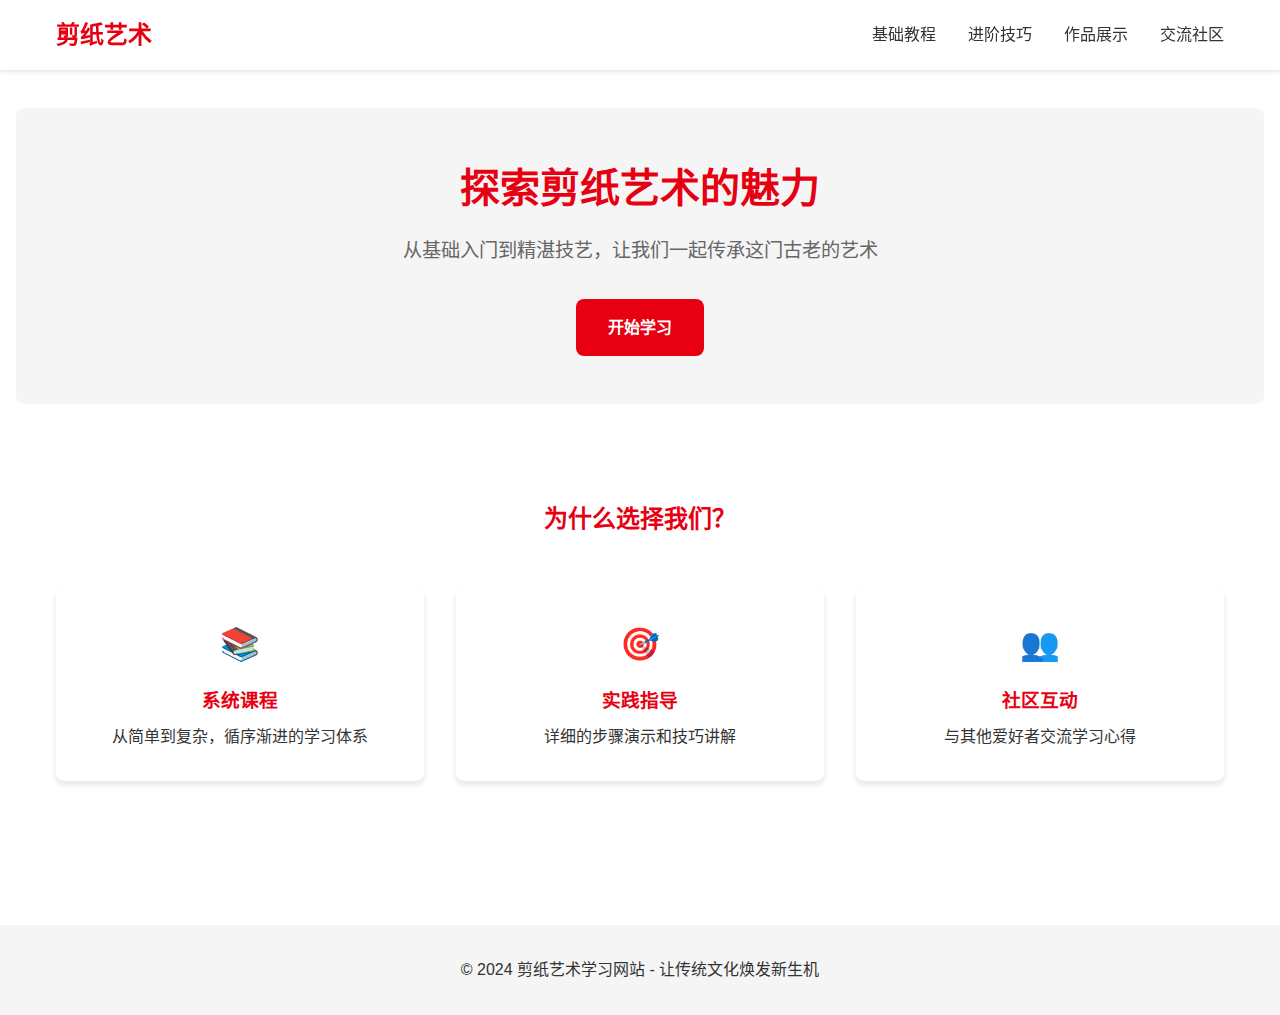
<file: index.html>
<!DOCTYPE html>
<html lang="zh-CN">
<head>
    <meta charset="UTF-8">
    <meta name="viewport" content="width=device-width, initial-scale=1.0">
    <title>剪纸艺术学习网站 - 传承中国传统文化</title>
    <!-- 使用字节跳动CDN -->
    <link rel="stylesheet" href="https://cdn.bytedance.com/css/normalize.min.css">
    <link rel="stylesheet" href="styles/main.css">
    <meta name="description" content="一个专注于传播和教授中国传统剪纸艺术的在线学习平台">
</head>
<body>
    <header class="header">
        <nav class="nav">
            <div class="nav__logo">剪纸艺术</div>
            <ul class="nav__menu">
                <li><a href="pages/basic/index.html">基础教程</a></li>
                <li><a href="pages/advanced/index.html">进阶技巧</a></li>
                <li><a href="pages/gallery/index.html">作品展示</a></li>
                <li><a href="pages/community/index.html">交流社区</a></li>
            </ul>
        </nav>
    </header>

    <main class="main">
        <section class="hero">
            <h1>探索剪纸艺术的魅力</h1>
            <p>从基础入门到精湛技艺，让我们一起传承这门古老的艺术</p>
            <a href="pages/basic/index.html" class="btn btn--primary">开始学习</a>
        </section>

        <section class="features">
            <h2>为什么选择我们？</h2>
            <div class="features__grid">
                <div class="feature-card">
                    <div class="feature-card__icon">📚</div>
                    <h3>系统课程</h3>
                    <p>从简单到复杂，循序渐进的学习体系</p>
                </div>
                <div class="feature-card">
                    <div class="feature-card__icon">🎯</div>
                    <h3>实践指导</h3>
                    <p>详细的步骤演示和技巧讲解</p>
                </div>
                <div class="feature-card">
                    <div class="feature-card__icon">👥</div>
                    <h3>社区互动</h3>
                    <p>与其他爱好者交流学习心得</p>
                </div>
            </div>
        </section>
    </main>

    <footer class="footer">
        <p>&copy; 2024 剪纸艺术学习网站 - 让传统文化焕发新生机</p>
    </footer>

    <script src="scripts/main.js"></script>
</body>
</html>
</file>
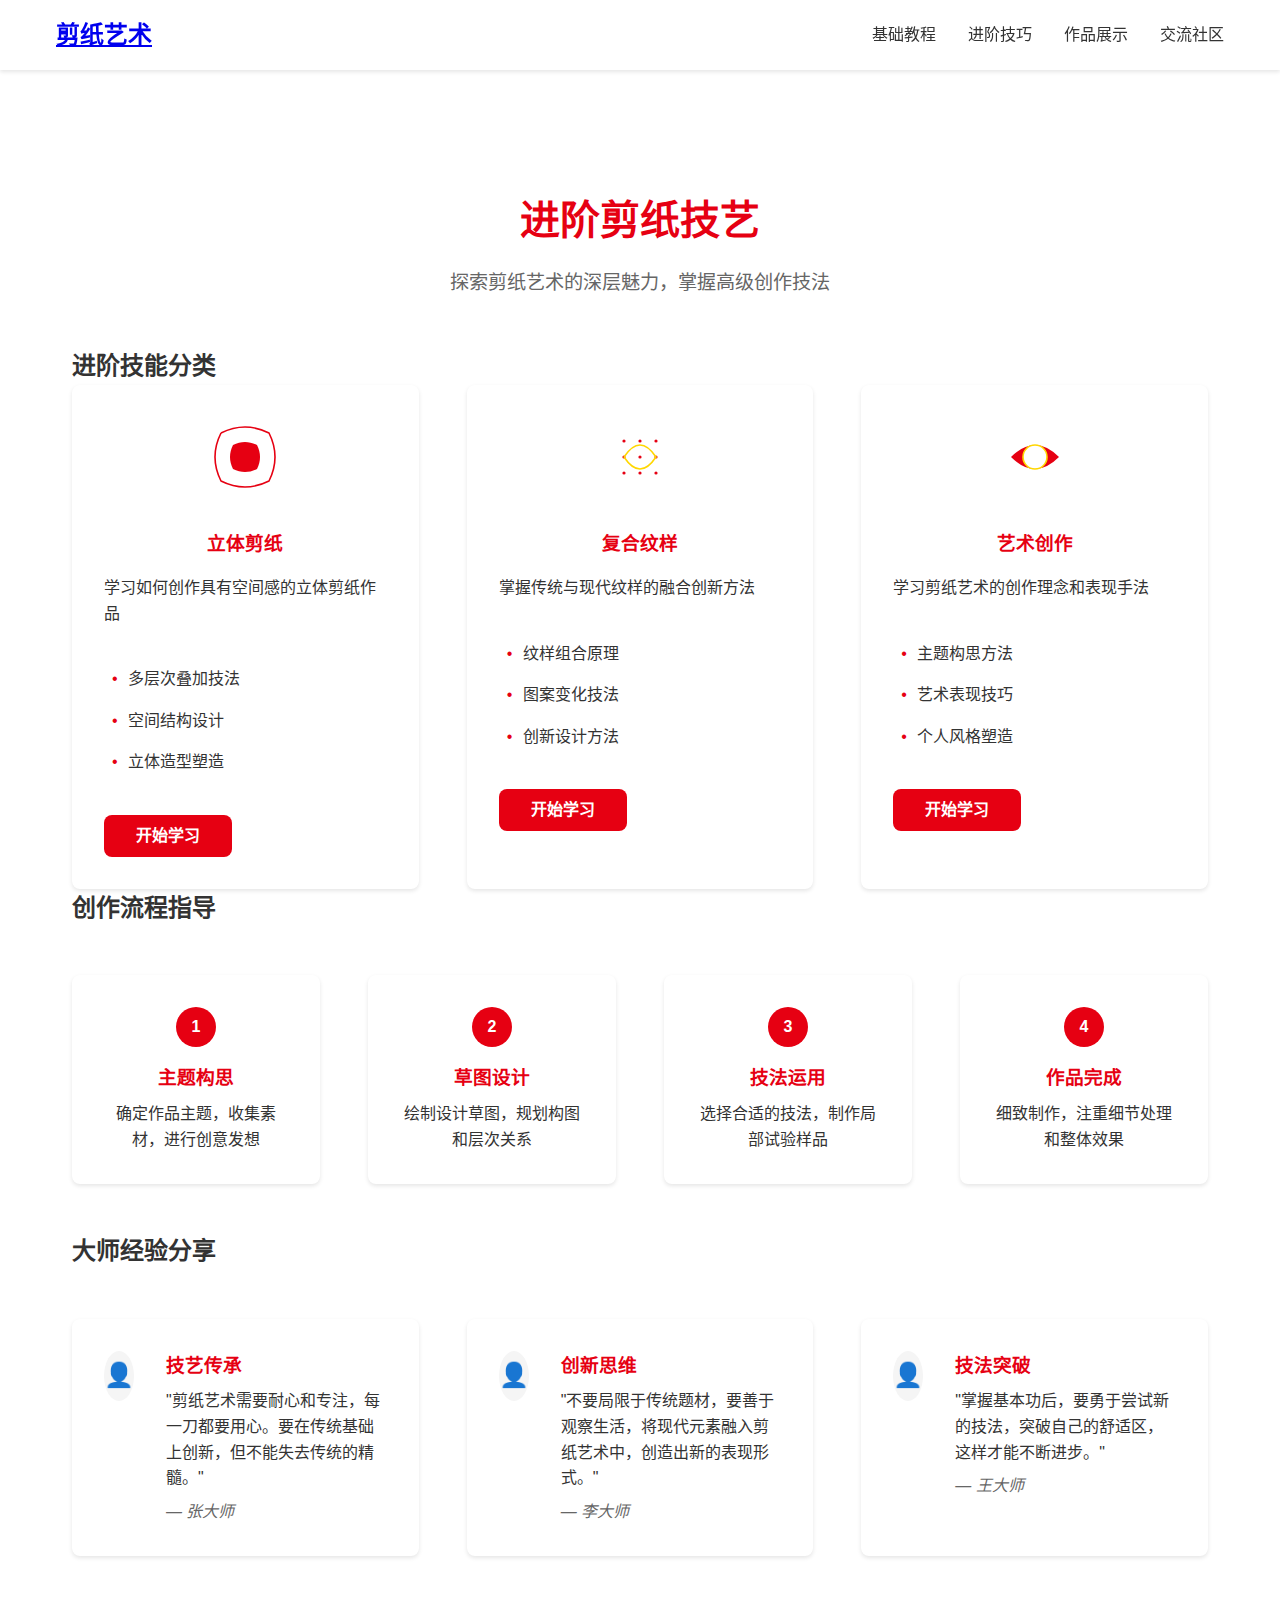
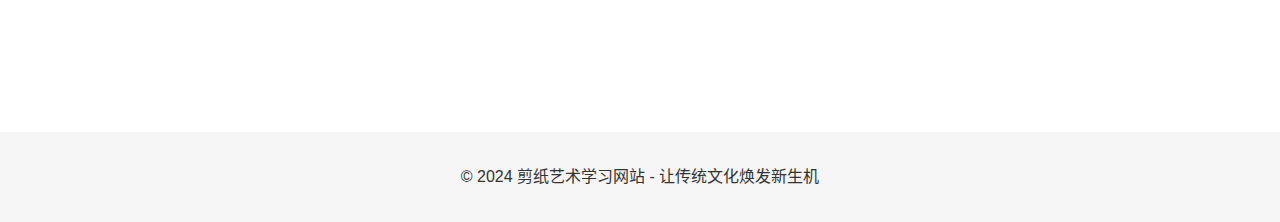
<file: pages/advanced/index.html>
<!DOCTYPE html>
<html lang="zh-CN">
<head>
    <meta charset="UTF-8">
    <meta name="viewport" content="width=device-width, initial-scale=1.0">
    <title>进阶教程 - 剪纸艺术学习网站</title>
    <link rel="stylesheet" href="https://cdn.bytedance.com/css/normalize.min.css">
    <link rel="stylesheet" href="../../styles/main.css">
    <link rel="stylesheet" href="style.css">
</head>
<body>
    <header class="header">
        <nav class="nav">
            <div class="nav__logo"><a href="../../index.html">剪纸艺术</a></div>
            <ul class="nav__menu">
                <li><a href="../basic/index.html">基础教程</a></li>
                <li><a href="../advanced/index.html" class="active">进阶技巧</a></li>
                <li><a href="../gallery/index.html">作品展示</a></li>
                <li><a href="../community/index.html">交流社区</a></li>
            </ul>
        </nav>
    </header>

    <main class="main">
        <div class="advanced-content">
            <section class="advanced-intro">
                <h1>进阶剪纸技艺</h1>
                <p class="intro-text">探索剪纸艺术的深层魅力，掌握高级创作技法</p>
            </section>

            <section class="skill-categories">
                <h2>进阶技能分类</h2>
                <div class="categories-grid">
                    <div class="category-card">
                        <div class="category-icon">
                            <svg viewBox="0 0 100 100">
                                <path d="M20,20 C40,10 60,10 80,20 C90,40 90,60 80,80 C60,90 40,90 20,80 C10,60 10,40 20,20" 
                                      fill="none" stroke="var(--color-primary)" stroke-width="2"/>
                                <path d="M35,35 C45,30 55,30 65,35 C70,45 70,55 65,65 C55,70 45,70 35,65 C30,55 30,45 35,35" 
                                      fill="var(--color-primary)"/>
                            </svg>
                        </div>
                        <h3>立体剪纸</h3>
                        <p>学习如何创作具有空间感的立体剪纸作品</p>
                        <ul class="skill-list">
                            <li>多层次叠加技法</li>
                            <li>空间结构设计</li>
                            <li>立体造型塑造</li>
                        </ul>
                        <a href="courses/3d-paper-cutting.html" class="btn btn--primary">开始学习</a>
                    </div>

                    <div class="category-card">
                        <div class="category-icon">
                            <svg viewBox="0 0 100 100">
                                <defs>
                                    <pattern id="pattern1" x="0" y="0" width="20" height="20" patternUnits="userSpaceOnUse">
                                        <circle cx="10" cy="10" r="2" fill="var(--color-primary)"/>
                                    </pattern>
                                </defs>
                                <rect x="20" y="20" width="60" height="60" fill="url(#pattern1)"/>
                                <path d="M30,50 Q50,20 70,50 Q50,80 30,50" 
                                      fill="none" stroke="var(--color-secondary)" stroke-width="2"/>
                            </svg>
                        </div>
                        <h3>复合纹样</h3>
                        <p>掌握传统与现代纹样的融合创新方法</p>
                        <ul class="skill-list">
                            <li>纹样组合原理</li>
                            <li>图案变化技法</li>
                            <li>创新设计方法</li>
                        </ul>
                        <a href="courses/composite-patterns.html" class="btn btn--primary">开始学习</a>
                    </div>

                    <div class="category-card">
                        <div class="category-icon">
                            <svg viewBox="0 0 100 100">
                                <path d="M20,50 Q50,20 80,50 Q50,80 20,50" 
                                      fill="var(--color-primary)"/>
                                <circle cx="50" cy="50" r="15" 
                                      fill="var(--color-background)" 
                                      stroke="var(--color-secondary)" 
                                      stroke-width="2"/>
                            </svg>
                        </div>
                        <h3>艺术创作</h3>
                        <p>学习剪纸艺术的创作理念和表现手法</p>
                        <ul class="skill-list">
                            <li>主题构思方法</li>
                            <li>艺术表现技巧</li>
                            <li>个人风格塑造</li>
                        </ul>
                        <a href="courses/artistic-creation.html" class="btn btn--primary">开始学习</a>
                    </div>
                </div>
            </section>

            <section class="creation-process">
                <h2>创作流程指导</h2>
                <div class="process-steps">
                    <div class="process-step">
                        <div class="step-number">1</div>
                        <h3>主题构思</h3>
                        <p>确定作品主题，收集素材，进行创意发想</p>
                    </div>
                    <div class="process-step">
                        <div class="step-number">2</div>
                        <h3>草图设计</h3>
                        <p>绘制设计草图，规划构图和层次关系</p>
                    </div>
                    <div class="process-step">
                        <div class="step-number">3</div>
                        <h3>技法运用</h3>
                        <p>选择合适的技法，制作局部试验样品</p>
                    </div>
                    <div class="process-step">
                        <div class="step-number">4</div>
                        <h3>作品完成</h3>
                        <p>细致制作，注重细节处理和整体效果</p>
                    </div>
                </div>
            </section>

            <section class="master-insights">
                <h2>大师经验分享</h2>
                <div class="insights-grid">
                    <div class="insight-card">
                        <div class="master-avatar">👤</div>
                        <div class="insight-content">
                            <h3>技艺传承</h3>
                            <p>"剪纸艺术需要耐心和专注，每一刀都要用心。要在传统基础上创新，但不能失去传统的精髓。"</p>
                            <span class="master-name">— 张大师</span>
                        </div>
                    </div>
                    <div class="insight-card">
                        <div class="master-avatar">👤</div>
                        <div class="insight-content">
                            <h3>创新思维</h3>
                            <p>"不要局限于传统题材，要善于观察生活，将现代元素融入剪纸艺术中，创造出新的表现形式。"</p>
                            <span class="master-name">— 李大师</span>
                        </div>
                    </div>
                    <div class="insight-card">
                        <div class="master-avatar">👤</div>
                        <div class="insight-content">
                            <h3>技法突破</h3>
                            <p>"掌握基本功后，要勇于尝试新的技法，突破自己的舒适区，这样才能不断进步。"</p>
                            <span class="master-name">— 王大师</span>
                        </div>
                    </div>
                </div>
            </section>
        </div>
    </main>

    <footer class="footer">
        <p>&copy; 2024 剪纸艺术学习网站 - 让传统文化焕发新生机</p>
    </footer>

    <script src="../../scripts/main.js"></script>
</body>
</html>
</file>
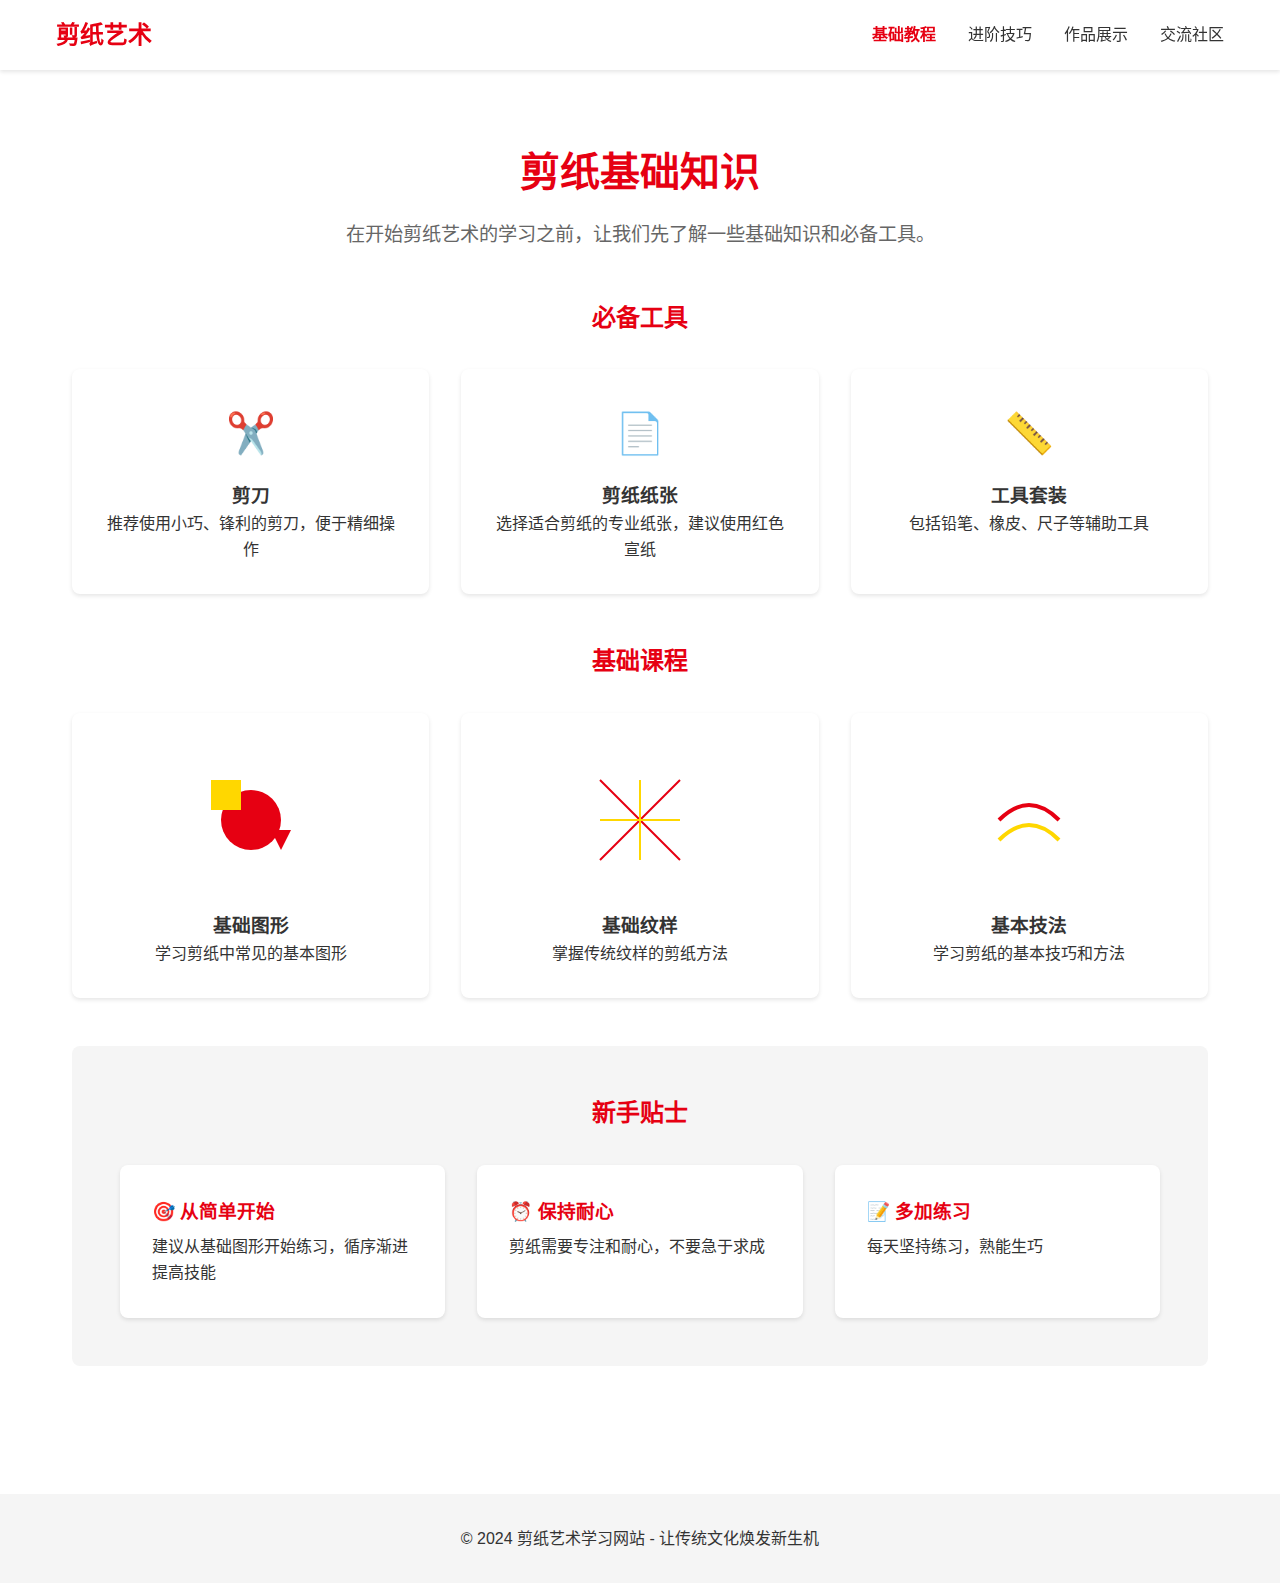
<file: pages/basic/index.html>
<!DOCTYPE html>
<html lang="zh-CN">
<head>
    <meta charset="UTF-8">
    <meta name="viewport" content="width=device-width, initial-scale=1.0">
    <title>剪纸基础教程 - 剪纸艺术学习网站</title>
    <link rel="stylesheet" href="https://cdn.bytedance.com/css/normalize.min.css">
    <link rel="stylesheet" href="../../styles/main.css">
    <link rel="stylesheet" href="style.css">
</head>
<body>
    <header class="header">
        <nav class="nav">
            <div class="nav__logo"><a href="../../index.html">剪纸艺术</a></div>
            <ul class="nav__menu">
                <li><a href="../basic/index.html" class="active">基础教程</a></li>
                <li><a href="../advanced/index.html">进阶技巧</a></li>
                <li><a href="../gallery/index.html">作品展示</a></li>
                <li><a href="../community/index.html">交流社区</a></li>
            </ul>
        </nav>
    </header>

    <main class="main">
        <div class="basic-content">
            <section class="basic-intro">
                <h1>剪纸基础知识</h1>
                <p class="intro-text">在开始剪纸艺术的学习之前，让我们先了解一些基础知识和必备工具。</p>
            </section>

            <section class="tools-section">
                <h2>必备工具</h2>
                <div class="tools-grid">
                    <div class="tool-card">
                        <div class="tool-icon">✂️</div>
                        <h3>剪刀</h3>
                        <p>推荐使用小巧、锋利的剪刀，便于精细操作</p>
                    </div>
                    <div class="tool-card">
                        <div class="tool-icon">📄</div>
                        <h3>剪纸纸张</h3>
                        <p>选择适合剪纸的专业纸张，建议使用红色宣纸</p>
                    </div>
                    <div class="tool-card">
                        <div class="tool-icon">📏</div>
                        <h3>工具套装</h3>
                        <p>包括铅笔、橡皮、尺子等辅助工具</p>
                    </div>
                </div>
            </section>

            <section class="courses-section">
                <h2>基础课程</h2>
                <div class="course-grid">
                    <a href="courses/basic-shapes.html" class="course-card">
                        <div class="course-image">
                            <svg class="basic-shape-icon" viewBox="0 0 100 100">
                                <circle cx="50" cy="50" r="30" fill="var(--color-primary)"/>
                                <rect x="10" y="10" width="30" height="30" fill="var(--color-secondary)"/>
                                <polygon points="80,80 90,60 70,60" fill="var(--color-primary)"/>
                            </svg>
                        </div>
                        <h3>基础图形</h3>
                        <p>学习剪纸中常见的基本图形</p>
                    </a>
                    <a href="courses/patterns.html" class="course-card">
                        <div class="course-image">
                            <svg class="pattern-icon" viewBox="0 0 100 100">
                                <path d="M10,10 L90,90 M10,90 L90,10" stroke="var(--color-primary)" stroke-width="2" fill="none"/>
                                <path d="M50,10 L50,90 M10,50 L90,50" stroke="var(--color-secondary)" stroke-width="2" fill="none"/>
                            </svg>
                        </div>
                        <h3>基础纹样</h3>
                        <p>掌握传统纹样的剪纸方法</p>
                    </a>
                    <a href="courses/techniques.html" class="course-card">
                        <div class="course-image">
                            <svg class="technique-icon" viewBox="0 0 100 100">
                                <path d="M20,50 Q50,20 80,50" stroke="var(--color-primary)" stroke-width="4" fill="none"/>
                                <path d="M20,70 Q50,40 80,70" stroke="var(--color-secondary)" stroke-width="4" fill="none"/>
                            </svg>
                        </div>
                        <h3>基本技法</h3>
                        <p>学习剪纸的基本技巧和方法</p>
                    </a>
                </div>
            </section>

            <section class="tips-section">
                <h2>新手贴士</h2>
                <div class="tips-container">
                    <div class="tip-item">
                        <h3>🎯 从简单开始</h3>
                        <p>建议从基础图形开始练习，循序渐进提高技能</p>
                    </div>
                    <div class="tip-item">
                        <h3>⏰ 保持耐心</h3>
                        <p>剪纸需要专注和耐心，不要急于求成</p>
                    </div>
                    <div class="tip-item">
                        <h3>📝 多加练习</h3>
                        <p>每天坚持练习，熟能生巧</p>
                    </div>
                </div>
            </section>
        </div>
    </main>

    <footer class="footer">
        <p>&copy; 2024 剪纸艺术学习网站 - 让传统文化焕发新生机</p>
    </footer>

    <script src="../../scripts/main.js"></script>
</body>
</html>
</file>
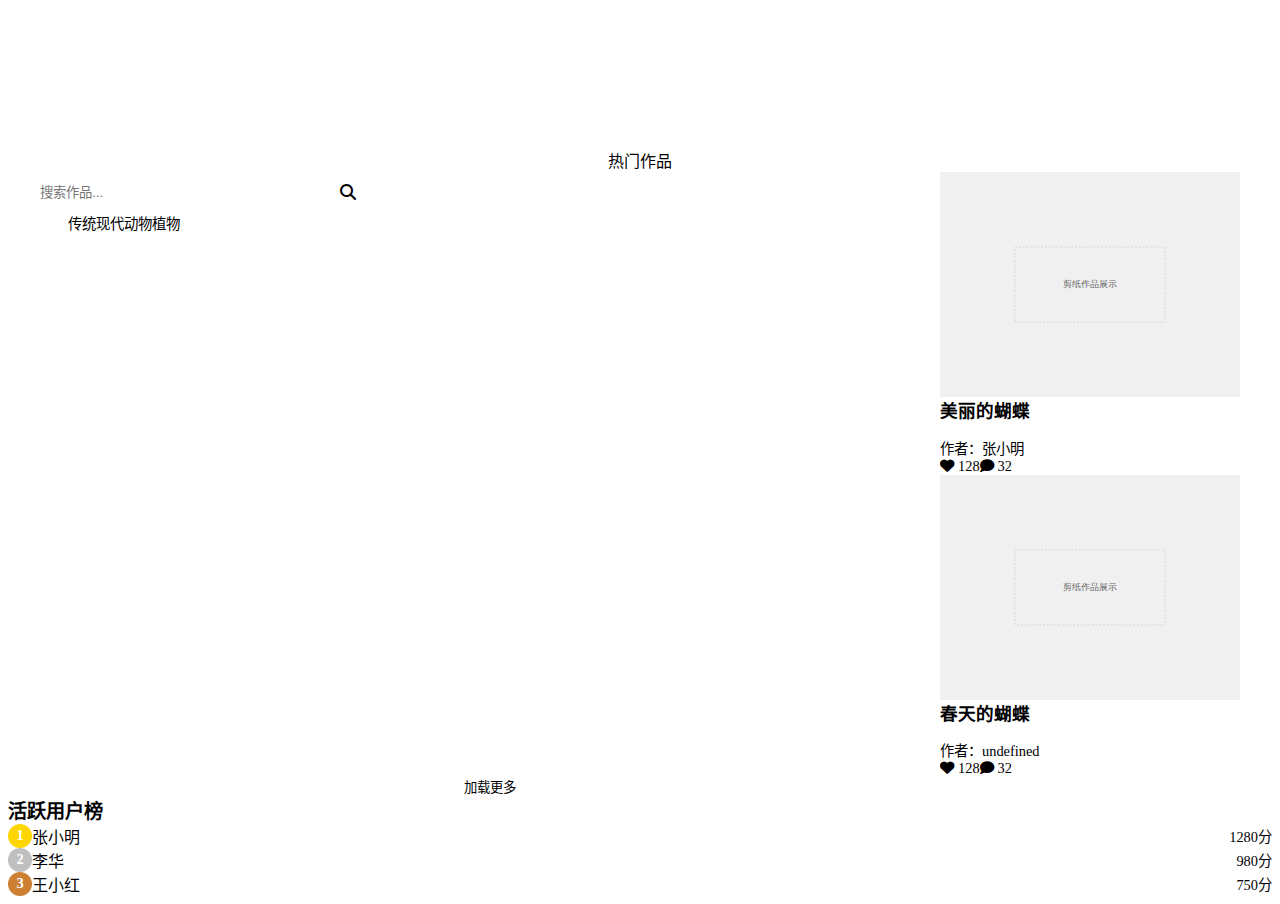
<file: pages/community/index.html>
<!DOCTYPE html>
<html lang="zh-CN">
<head>
    <meta charset="UTF-8">
    <meta name="viewport" content="width=device-width, initial-scale=1.0">
    <title>剪纸社区 - 分享你的作品</title>
    <link rel="stylesheet" href="style.css">
    <!-- 使用字节跳动CDN加载Font Awesome图标 -->
    <link href="https://cdn.bytedance.com/font-awesome/6.0.0/css/all.css" rel="stylesheet">
</head>
<body>
    <header class="community-header">
        <h1>剪纸艺术社区</h1>
        <p class="subtitle">在这里分享你的作品，与其他剪纸爱好者交流</p>
    </header>

    <nav class="community-nav">
        <a href="#" class="active">最新作品</a>
        <a href="#">热门作品</a>
        <a href="submit.html" class="submit-btn">发布作品</a>
    </nav>

    <main class="community-main">
        <section class="works-filter">
            <div class="search-box">
                <input type="text" placeholder="搜索作品...">
                <i class="fas fa-search"></i>
            </div>
            <div class="filter-tags">
                <button class="tag active">全部</button>
                <button class="tag">传统</button>
                <button class="tag">现代</button>
                <button class="tag">动物</button>
                <button class="tag">植物</button>
            </div>
        </section>

        <section class="works-grid">
            <!-- 作品卡片模板 -->
            <article class="work-card">
                <div class="work-image">
                    <img src="../../assets/images/placeholder.svg" alt="作品示例">
                </div>
                <div class="work-info">
                    <h3>美丽的蝴蝶</h3>
                    <p class="author">作者：张小明</p>
                    <div class="work-stats">
                        <span><i class="fas fa-heart"></i> 128</span>
                        <span><i class="fas fa-comment"></i> 32</span>
                    </div>
                </div>
            </article>
            <!-- 更多作品卡片将通过JavaScript动态加载 -->
        </section>

        <div class="load-more">
            <button id="loadMoreBtn">加载更多</button>
        </div>
    </main>

    <aside class="community-sidebar">
        <section class="user-ranking">
            <h2>活跃用户榜</h2>
            <ul class="ranking-list">
                <!-- 用户排名将通过JavaScript动态加载 -->
            </ul>
        </section>
    </aside>

    <script src="index.js"></script>
</body>
</html>
</file>
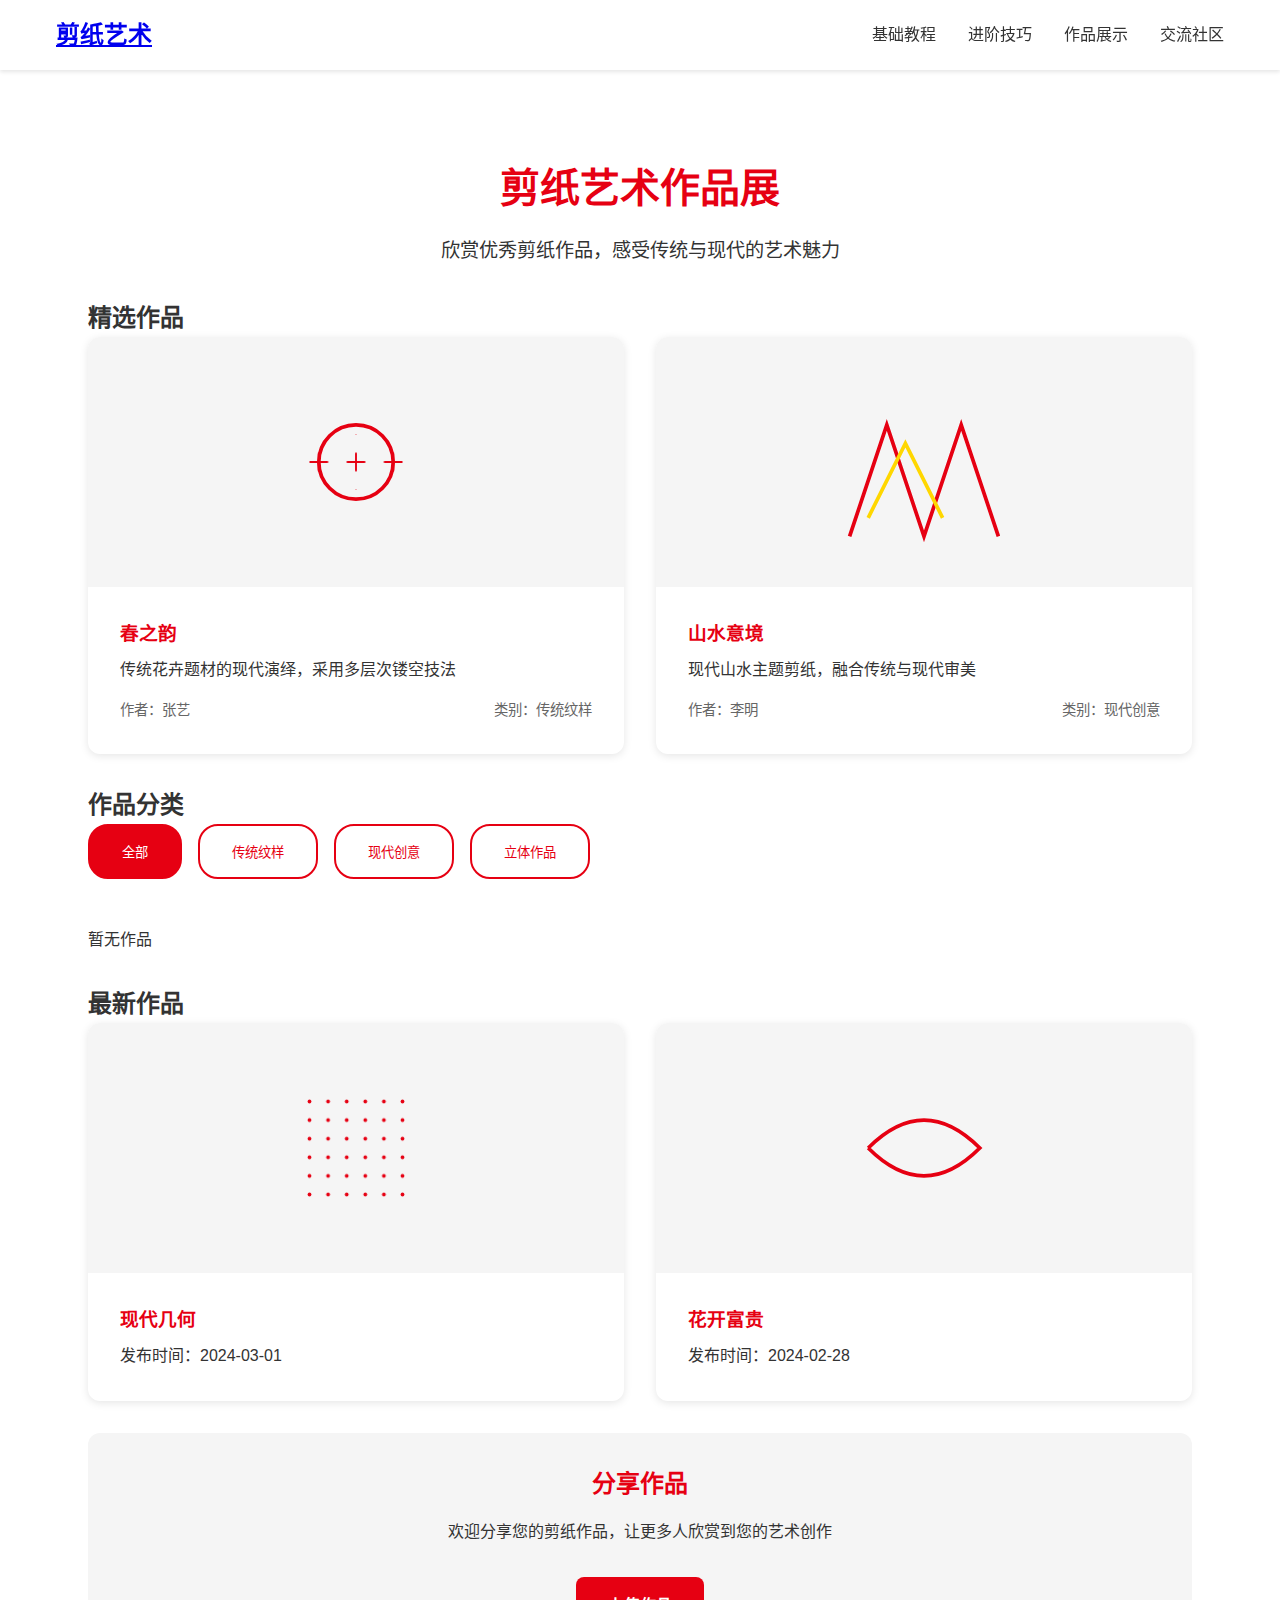
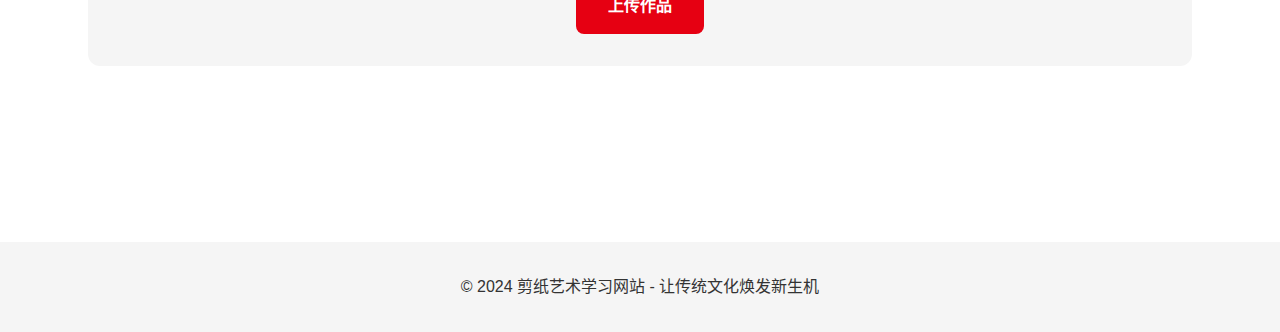
<file: pages/gallery/index.html>
<!DOCTYPE html>
<html lang="zh-CN">
<head>
    <meta charset="UTF-8">
    <meta name="viewport" content="width=device-width, initial-scale=1.0">
    <title>作品展示 - 剪纸艺术学习网站</title>
    <link rel="stylesheet" href="https://cdn.bytedance.com/css/normalize.min.css">
    <link rel="stylesheet" href="../../styles/main.css">
    <link rel="stylesheet" href="style.css">
</head>
<body>
    <header class="header">
        <nav class="nav">
            <div class="nav__logo"><a href="../../index.html">剪纸艺术</a></div>
            <ul class="nav__menu">
                <li><a href="../basic/index.html">基础教程</a></li>
                <li><a href="../advanced/index.html">进阶技巧</a></li>
                <li><a href="index.html" class="active">作品展示</a></li>
                <li><a href="../community/index.html">交流社区</a></li>
            </ul>
        </nav>
    </header>

    <main class="main">
        <div class="gallery-content">
            <section class="gallery-intro">
                <h1>剪纸艺术作品展</h1>
                <p class="intro-text">欣赏优秀剪纸作品，感受传统与现代的艺术魅力</p>
            </section>

            <section class="featured-works">
                <h2>精选作品</h2>
                <div class="featured-grid">
                    <div class="featured-card">
                        <div class="work-preview">
                            <svg viewBox="0 0 100 100" class="work-svg">
                                <defs>
                                    <pattern id="flowerPattern" x="0" y="0" width="20" height="20" 
                                            patternUnits="userSpaceOnUse">
                                        <path d="M10,5 L10,15 M5,10 L15,10" 
                                              stroke="var(--color-primary)" 
                                              stroke-width="1"/>
                                    </pattern>
                                </defs>
                                <path d="M20,50 C20,30 80,30 80,50 C80,70 20,70 20,50" 
                                      fill="url(#flowerPattern)"/>
                                <circle cx="50" cy="50" r="20" 
                                       fill="none" 
                                       stroke="var(--color-primary)" 
                                       stroke-width="2"/>
                            </svg>
                        </div>
                        <div class="work-info">
                            <h3>春之韵</h3>
                            <p class="work-desc">传统花卉题材的现代演绎，采用多层次镂空技法</p>
                            <div class="work-meta">
                                <span class="artist">作者：张艺</span>
                                <span class="category">类别：传统纹样</span>
                            </div>
                        </div>
                    </div>

                    <div class="featured-card">
                        <div class="work-preview">
                            <svg viewBox="0 0 100 100" class="work-svg">
                                <path d="M10,90 L30,30 L50,90 L70,30 L90,90" 
                                      fill="none" 
                                      stroke="var(--color-primary)" 
                                      stroke-width="2"/>
                                <path d="M20,80 L40,40 L60,80" 
                                      fill="none" 
                                      stroke="var(--color-secondary)" 
                                      stroke-width="2"/>
                            </svg>
                        </div>
                        <div class="work-info">
                            <h3>山水意境</h3>
                            <p class="work-desc">现代山水主题剪纸，融合传统与现代审美</p>
                            <div class="work-meta">
                                <span class="artist">作者：李明</span>
                                <span class="category">类别：现代创意</span>
                            </div>
                        </div>
                    </div>
                </div>
            </section>

            <section class="work-categories">
                <h2>作品分类</h2>
                <div class="category-tabs">
                    <button class="category-tab active" data-category="all">全部</button>
                    <button class="category-tab" data-category="traditional">传统纹样</button>
                    <button class="category-tab" data-category="modern">现代创意</button>
                    <button class="category-tab" data-category="3d">立体作品</button>
                </div>
                <div class="works-grid">
                    <div class="work-card" data-category="traditional">
                        <div class="work-preview">
                            <svg viewBox="0 0 100 100" class="work-svg">
                                <circle cx="50" cy="50" r="30" 
                                       fill="none" 
                                       stroke="var(--color-primary)" 
                                       stroke-width="2"/>
                                <path d="M35,50 C35,35 65,35 65,50 C65,65 35,65 35,50" 
                                      fill="var(--color-primary)"/>
                            </svg>
                        </div>
                        <div class="work-info">
                            <h3>福字剪纸</h3>
                            <p>传统吉祥图案的精致呈现</p>
                        </div>
                    </div>

                    <div class="work-card" data-category="modern">
                        <div class="work-preview">
                            <svg viewBox="0 0 100 100" class="work-svg">
                                <rect x="20" y="20" width="60" height="60" 
                                      fill="none" 
                                      stroke="var(--color-primary)" 
                                      stroke-width="2"/>
                                <path d="M30,50 Q50,30 70,50 Q50,70 30,50" 
                                      fill="var(--color-secondary)"/>
                            </svg>
                        </div>
                        <div class="work-info">
                            <h3>城市印象</h3>
                            <p>现代都市生活的艺术表达</p>
                        </div>
                    </div>

                    <div class="work-card" data-category="3d">
                        <div class="work-preview">
                            <svg viewBox="0 0 100 100" class="work-svg">
                                <path d="M20,80 L50,20 L80,80" 
                                      fill="none" 
                                      stroke="var(--color-primary)" 
                                      stroke-width="2"/>
                                <path d="M35,80 L50,40 L65,80" 
                                      fill="var(--color-primary)"/>
                            </svg>
                        </div>
                        <div class="work-info">
                            <h3>层叠山水</h3>
                            <p>立体剪纸技法的完美运用</p>
                        </div>
                    </div>
                </div>
            </section>

            <section class="latest-works">
                <h2>最新作品</h2>
                <div class="latest-grid">
                    <div class="latest-card">
                        <div class="work-preview">
                            <svg viewBox="0 0 100 100" class="work-svg">
                                <defs>
                                    <pattern id="modernPattern" x="0" y="0" width="10" height="10" 
                                            patternUnits="userSpaceOnUse">
                                        <circle cx="5" cy="5" r="1" 
                                                fill="var(--color-primary)"/>
                                    </pattern>
                                </defs>
                                <rect x="20" y="20" width="60" height="60" 
                                      fill="url(#modernPattern)"/>
                            </svg>
                        </div>
                        <div class="work-info">
                            <h3>现代几何</h3>
                            <p>发布时间：2024-03-01</p>
                        </div>
                    </div>

                    <div class="latest-card">
                        <div class="work-preview">
                            <svg viewBox="0 0 100 100" class="work-svg">
                                <path d="M20,50 Q50,20 80,50 Q50,80 20,50" 
                                      fill="none" 
                                      stroke="var(--color-primary)" 
                                      stroke-width="2"/>
                            </svg>
                        </div>
                        <div class="work-info">
                            <h3>花开富贵</h3>
                            <p>发布时间：2024-02-28</p>
                        </div>
                    </div>
                </div>
            </section>

            <section class="submit-work">
                <h2>分享作品</h2>
                <p>欢迎分享您的剪纸作品，让更多人欣赏到您的艺术创作</p>
                <a href="../community/submit.html" class="btn btn--primary">上传作品</a>
            </section>
        </div>
    </main>

    <footer class="footer">
        <p>&copy; 2024 剪纸艺术学习网站 - 让传统文化焕发新生机</p>
    </footer>

    <script src="../../scripts/main.js"></script>
    <script src="../../scripts/workStorage.js"></script>
    <script src="gallery.js"></script>
</body>
</html>
</file>
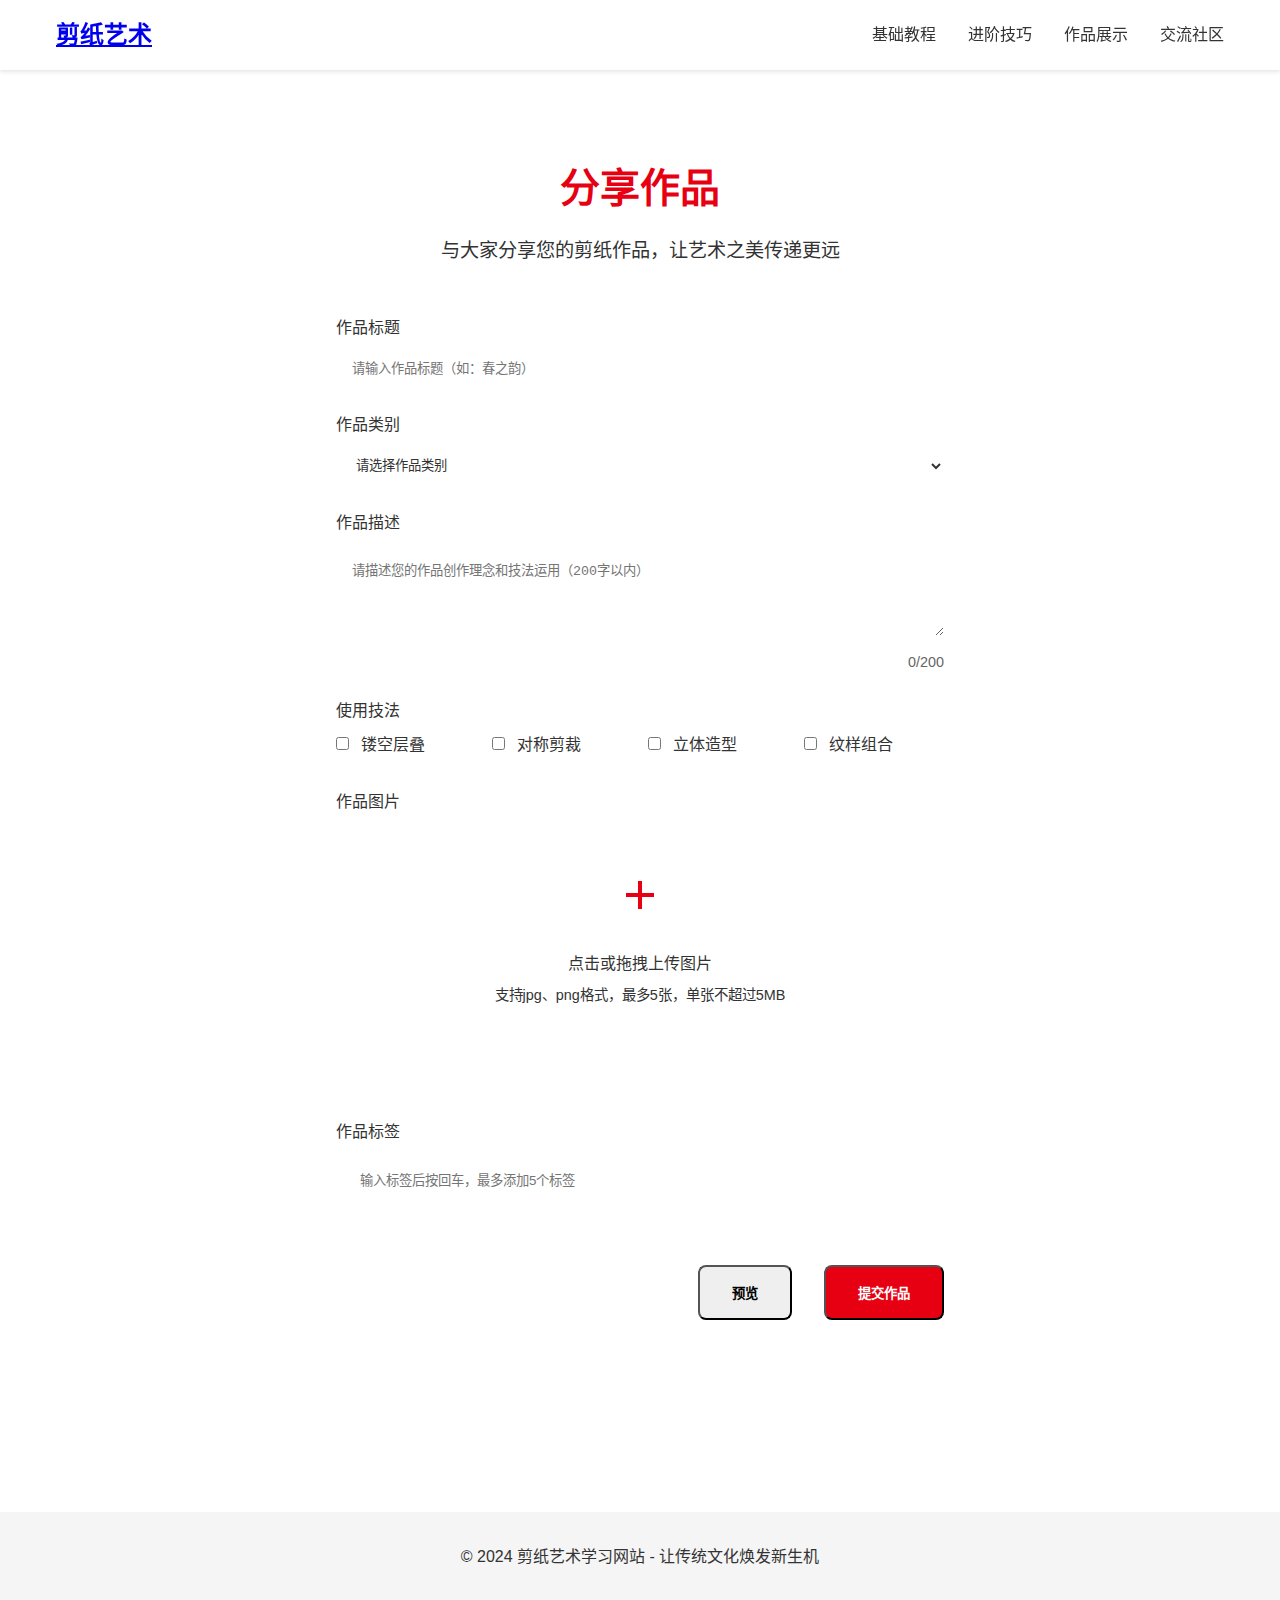
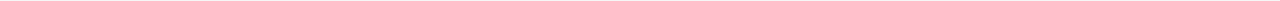
<file: pages/community/submit.html>
<!DOCTYPE html>
<html lang="zh-CN">
<head>
    <meta charset="UTF-8">
    <meta name="viewport" content="width=device-width, initial-scale=1.0">
    <title>上传作品 - 剪纸艺术学习网站</title>
    <link rel="stylesheet" href="https://cdn.bytedance.com/css/normalize.min.css">
    <link rel="stylesheet" href="../../styles/main.css">
    <link rel="stylesheet" href="style.css">
</head>
<body>
    <header class="header">
        <nav class="nav">
            <div class="nav__logo"><a href="../../index.html">剪纸艺术</a></div>
            <ul class="nav__menu">
                <li><a href="../basic/index.html">基础教程</a></li>
                <li><a href="../advanced/index.html">进阶技巧</a></li>
                <li><a href="../gallery/index.html">作品展示</a></li>
                <li><a href="index.html" class="active">交流社区</a></li>
            </ul>
        </nav>
    </header>

    <main class="main">
        <div class="submit-content">
            <section class="submit-header">
                <h1>分享作品</h1>
                <p class="intro-text">与大家分享您的剪纸作品，让艺术之美传递更远</p>
            </section>

            <section class="submit-form">
                <form id="workSubmitForm" class="work-form">
                    <div class="form-group">
                        <label for="workTitle">作品标题</label>
                        <input type="text" id="workTitle" name="title" required 
                               placeholder="请输入作品标题（如：春之韵）">
                    </div>

                    <div class="form-group">
                        <label for="workCategory">作品类别</label>
                        <select id="workCategory" name="category" required>
                            <option value="">请选择作品类别</option>
                            <option value="traditional">传统纹样</option>
                            <option value="modern">现代创意</option>
                            <option value="3d">立体作品</option>
                        </select>
                    </div>

                    <div class="form-group">
                        <label for="workDesc">作品描述</label>
                        <textarea id="workDesc" name="description" rows="4" required
                                  placeholder="请描述您的作品创作理念和技法运用（200字以内）"></textarea>
                        <div class="char-count">0/200</div>
                    </div>

                    <div class="form-group">
                        <label>使用技法</label>
                        <div class="checkbox-group">
                            <label class="checkbox-label">
                                <input type="checkbox" name="techniques" value="layered">
                                镂空层叠
                            </label>
                            <label class="checkbox-label">
                                <input type="checkbox" name="techniques" value="symmetry">
                                对称剪裁
                            </label>
                            <label class="checkbox-label">
                                <input type="checkbox" name="techniques" value="3d">
                                立体造型
                            </label>
                            <label class="checkbox-label">
                                <input type="checkbox" name="techniques" value="pattern">
                                纹样组合
                            </label>
                        </div>
                    </div>

                    <div class="form-group upload-group">
                        <label>作品图片</label>
                        <div class="upload-area" id="uploadArea">
                            <input type="file" id="workImage" name="image" accept="image/*" multiple
                                   class="file-input" required>
                            <div class="upload-placeholder">
                                <svg viewBox="0 0 24 24" class="upload-icon">
                                    <path d="M19,13H13V19H11V13H5V11H11V5H13V11H19V13Z" 
                                          fill="currentColor"/>
                                </svg>
                                <p>点击或拖拽上传图片</p>
                                <p class="upload-tip">支持jpg、png格式，最多5张，单张不超过5MB</p>
                            </div>
                        </div>
                        <div class="preview-area" id="previewArea"></div>
                    </div>

                    <div class="form-group">
                        <label for="workTags">作品标签</label>
                        <div class="tags-input-container">
                            <input type="text" id="workTags" 
                                   placeholder="输入标签后按回车，最多添加5个标签">
                            <div class="tags-container"></div>
                        </div>
                    </div>

                    <div class="form-actions">
                        <button type="button" class="btn btn--secondary" id="previewBtn">预览</button>
                        <button type="submit" class="btn btn--primary">提交作品</button>
                    </div>
                </form>
            </section>

            <!-- 预览模态框 -->
            <div class="preview-modal" id="previewModal">
                <div class="modal-content">
                    <div class="modal-header">
                        <h2>作品预览</h2>
                        <button class="close-btn">&times;</button>
                    </div>
                    <div class="modal-body">
                        <div class="preview-work">
                            <div class="preview-images"></div>
                            <div class="preview-info">
                                <h3 class="preview-title"></h3>
                                <p class="preview-category"></p>
                                <p class="preview-desc"></p>
                                <div class="preview-techniques"></div>
                                <div class="preview-tags"></div>
                            </div>
                        </div>
                    </div>
                    <div class="modal-footer">
                        <button class="btn btn--secondary" id="editBtn">继续编辑</button>
                        <button class="btn btn--primary" id="confirmBtn">确认提交</button>
                    </div>
                </div>
            </div>
        </div>
    </main>

    <footer class="footer">
        <p>&copy; 2024 剪纸艺术学习网站 - 让传统文化焕发新生机</p>
    </footer>

    <script src="../../scripts/main.js"></script>
    <script src="../../scripts/workStorage.js"></script>
    <script src="submit.js"></script>
</body>
</html>
</file>
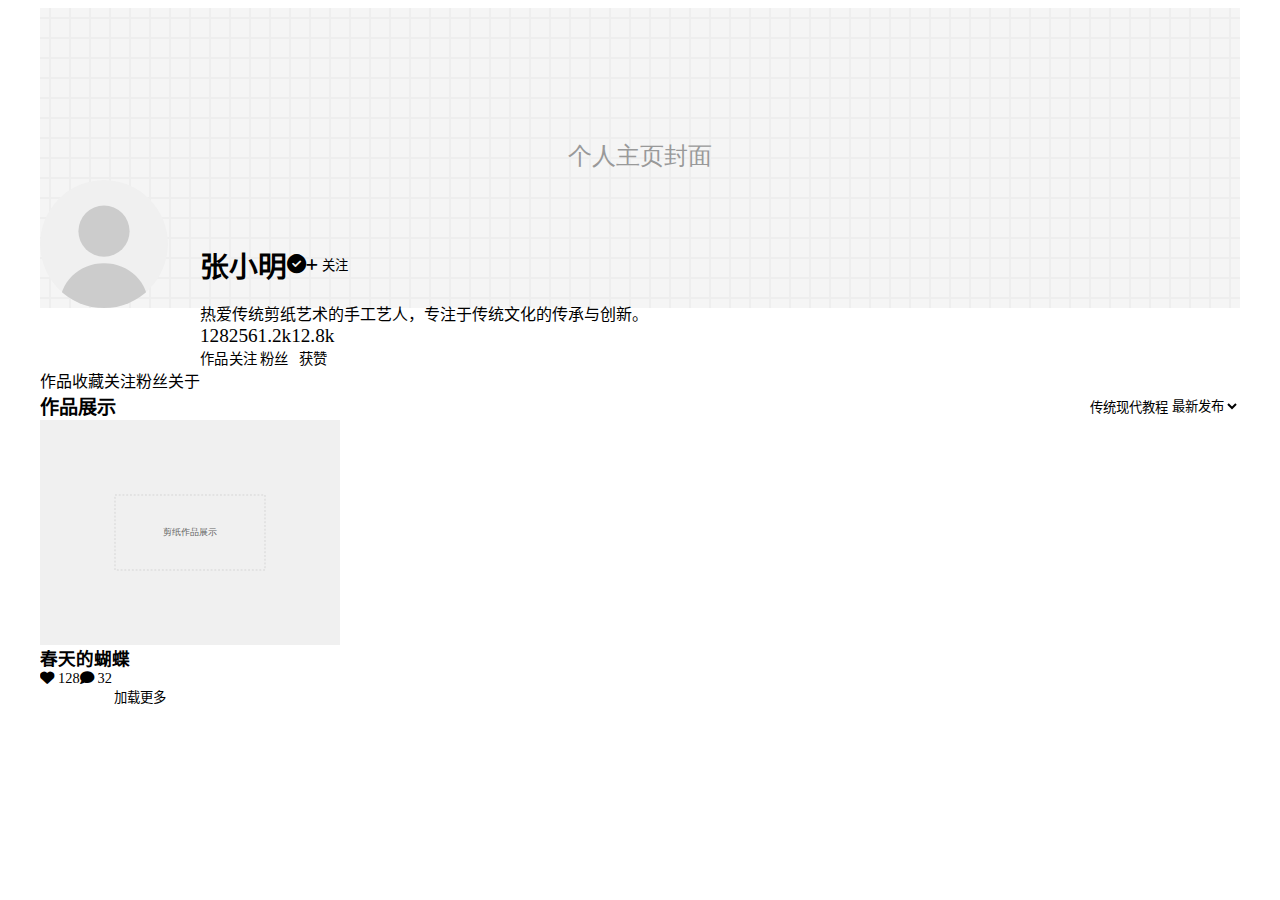
<file: pages/community/user-profile.html>
<!DOCTYPE html>
<html lang="zh-CN">
<head>
    <meta charset="UTF-8">
    <meta name="viewport" content="width=device-width, initial-scale=1.0">
    <title>用户主页 - 剪纸社区</title>
    <link rel="stylesheet" href="style.css">
    <link href="https://cdn.bytedance.com/font-awesome/6.0.0/css/all.css" rel="stylesheet">
</head>
<body>
    <main class="profile-container">
        <!-- 用户信息头部 -->
        <section class="profile-header">
            <div class="profile-cover">
                <img src="../../assets/images/cover-placeholder.svg" alt="封面图">
                <button class="edit-cover">
                    <i class="fas fa-camera"></i>
                    更换封面
                </button>
            </div>
            
            <div class="profile-info">
                <div class="profile-avatar">
                    <img src="../../assets/images/avatar-placeholder.svg" alt="用户头像">
                    <button class="edit-avatar">
                        <i class="fas fa-camera"></i>
                    </button>
                </div>
                
                <div class="profile-details">
                    <div class="profile-name-wrap">
                        <h1 class="profile-name">张小明</h1>
                        <span class="profile-badge" title="认证剪纸艺术家">
                            <i class="fas fa-check-circle"></i>
                        </span>
                        <button class="follow-btn">
                            <i class="fas fa-plus"></i>
                            关注
                        </button>
                    </div>
                    
                    <p class="profile-bio">热爱传统剪纸艺术的手工艺人，专注于传统文化的传承与创新。</p>
                    
                    <div class="profile-stats">
                        <a href="#works" class="stat-item">
                            <span class="stat-value">128</span>
                            <span class="stat-label">作品</span>
                        </a>
                        <a href="#following" class="stat-item">
                            <span class="stat-value">256</span>
                            <span class="stat-label">关注</span>
                        </a>
                        <a href="#followers" class="stat-item">
                            <span class="stat-value">1.2k</span>
                            <span class="stat-label">粉丝</span>
                        </a>
                        <div class="stat-item">
                            <span class="stat-value">12.8k</span>
                            <span class="stat-label">获赞</span>
                        </div>
                    </div>
                </div>
            </div>
        </section>

        <!-- 内容导航栏 -->
        <nav class="profile-nav">
            <a href="#works" class="nav-item active" data-tab="works">作品</a>
            <a href="#collections" class="nav-item" data-tab="collections">收藏</a>
            <a href="#following" class="nav-item" data-tab="following">关注</a>
            <a href="#followers" class="nav-item" data-tab="followers">粉丝</a>
            <a href="#about" class="nav-item" data-tab="about">关于</a>
        </nav>

        <!-- 作品展示区 -->
        <section id="works" class="profile-content active">
            <div class="content-header">
                <h2>作品展示</h2>
                <div class="content-filters">
                    <div class="filter-group">
                        <button class="filter-btn active">全部</button>
                        <button class="filter-btn">传统</button>
                        <button class="filter-btn">现代</button>
                        <button class="filter-btn">教程</button>
                    </div>
                    <div class="sort-group">
                        <select class="sort-select">
                            <option value="latest">最新发布</option>
                            <option value="popular">最受欢迎</option>
                            <option value="commented">评论最多</option>
                        </select>
                    </div>
                </div>
            </div>
            
            <div class="works-grid">
                <!-- 作品将通过JavaScript动态加载 -->
            </div>
            
            <button class="load-more-btn">加载更多</button>
        </section>

        <!-- 收藏展示区 -->
        <section id="collections" class="profile-content">
            <div class="content-header">
                <h2>我的收藏</h2>
                <div class="content-filters">
                    <div class="filter-group">
                        <button class="filter-btn active">全部收藏</button>
                        <button class="filter-btn">作品</button>
                        <button class="filter-btn">教程</button>
                    </div>
                </div>
            </div>
            
            <div class="collections-grid">
                <!-- 收藏将通过JavaScript动态加载 -->
            </div>
            
            <button class="load-more-btn">加载更多</button>
        </section>

        <!-- 关注列表 -->
        <section id="following" class="profile-content">
            <div class="content-header">
                <h2>关注列表</h2>
                <div class="search-box">
                    <input type="text" placeholder="搜索关注的用户...">
                    <i class="fas fa-search"></i>
                </div>
            </div>
            
            <div class="users-grid">
                <!-- 关注用户将通过JavaScript动态加载 -->
            </div>
            
            <button class="load-more-btn">加载更多</button>
        </section>

        <!-- 粉丝列表 -->
        <section id="followers" class="profile-content">
            <div class="content-header">
                <h2>粉丝列表</h2>
                <div class="search-box">
                    <input type="text" placeholder="搜索粉丝...">
                    <i class="fas fa-search"></i>
                </div>
            </div>
            
            <div class="users-grid">
                <!-- 粉丝将通过JavaScript动态加载 -->
            </div>
            
            <button class="load-more-btn">加载更多</button>
        </section>

        <!-- 关于信息 -->
        <section id="about" class="profile-content">
            <div class="about-card">
                <h2>个人信息</h2>
                <div class="info-group">
                    <div class="info-item">
                        <i class="fas fa-map-marker-alt"></i>
                        <span>北京市朝阳区</span>
                    </div>
                    <div class="info-item">
                        <i class="fas fa-calendar-alt"></i>
                        <span>2020年加入</span>
                    </div>
                    <div class="info-item">
                        <i class="fas fa-link"></i>
                        <a href="#">https://example.com</a>
                    </div>
                </div>
                
                <h3>个人简介</h3>
                <p class="about-bio">
                    从事剪纸艺术创作10年，擅长传统题材与现代风格的结合。曾获得多个剪纸艺术奖项，作品多次在全国展览中展出。
                    致力于通过互联网平台推广传统剪纸艺术，让更多人了解并喜爱这门传统工艺。
                </p>
                
                <h3>擅长领域</h3>
                <div class="skills-tags">
                    <span class="skill-tag">传统剪纸</span>
                    <span class="skill-tag">现代剪纸</span>
                    <span class="skill-tag">民间艺术</span>
                    <span class="skill-tag">装饰艺术</span>
                    <span class="skill-tag">剪纸教学</span>
                </div>
                
                <h3>获得成就</h3>
                <div class="achievements">
                    <div class="achievement-item">
                        <i class="fas fa-trophy"></i>
                        <div class="achievement-info">
                            <h4>剪纸艺术大师</h4>
                            <p>2023年度最受欢迎剪纸艺术家</p>
                        </div>
                    </div>
                    <div class="achievement-item">
                        <i class="fas fa-medal"></i>
                        <div class="achievement-info">
                            <h4>优秀教学认证</h4>
                            <p>平台认证剪纸艺术导师</p>
                        </div>
                    </div>
                </div>
            </div>
        </section>
    </main>

    <script src="user-profile.js"></script>
</body>
</html>
</file>
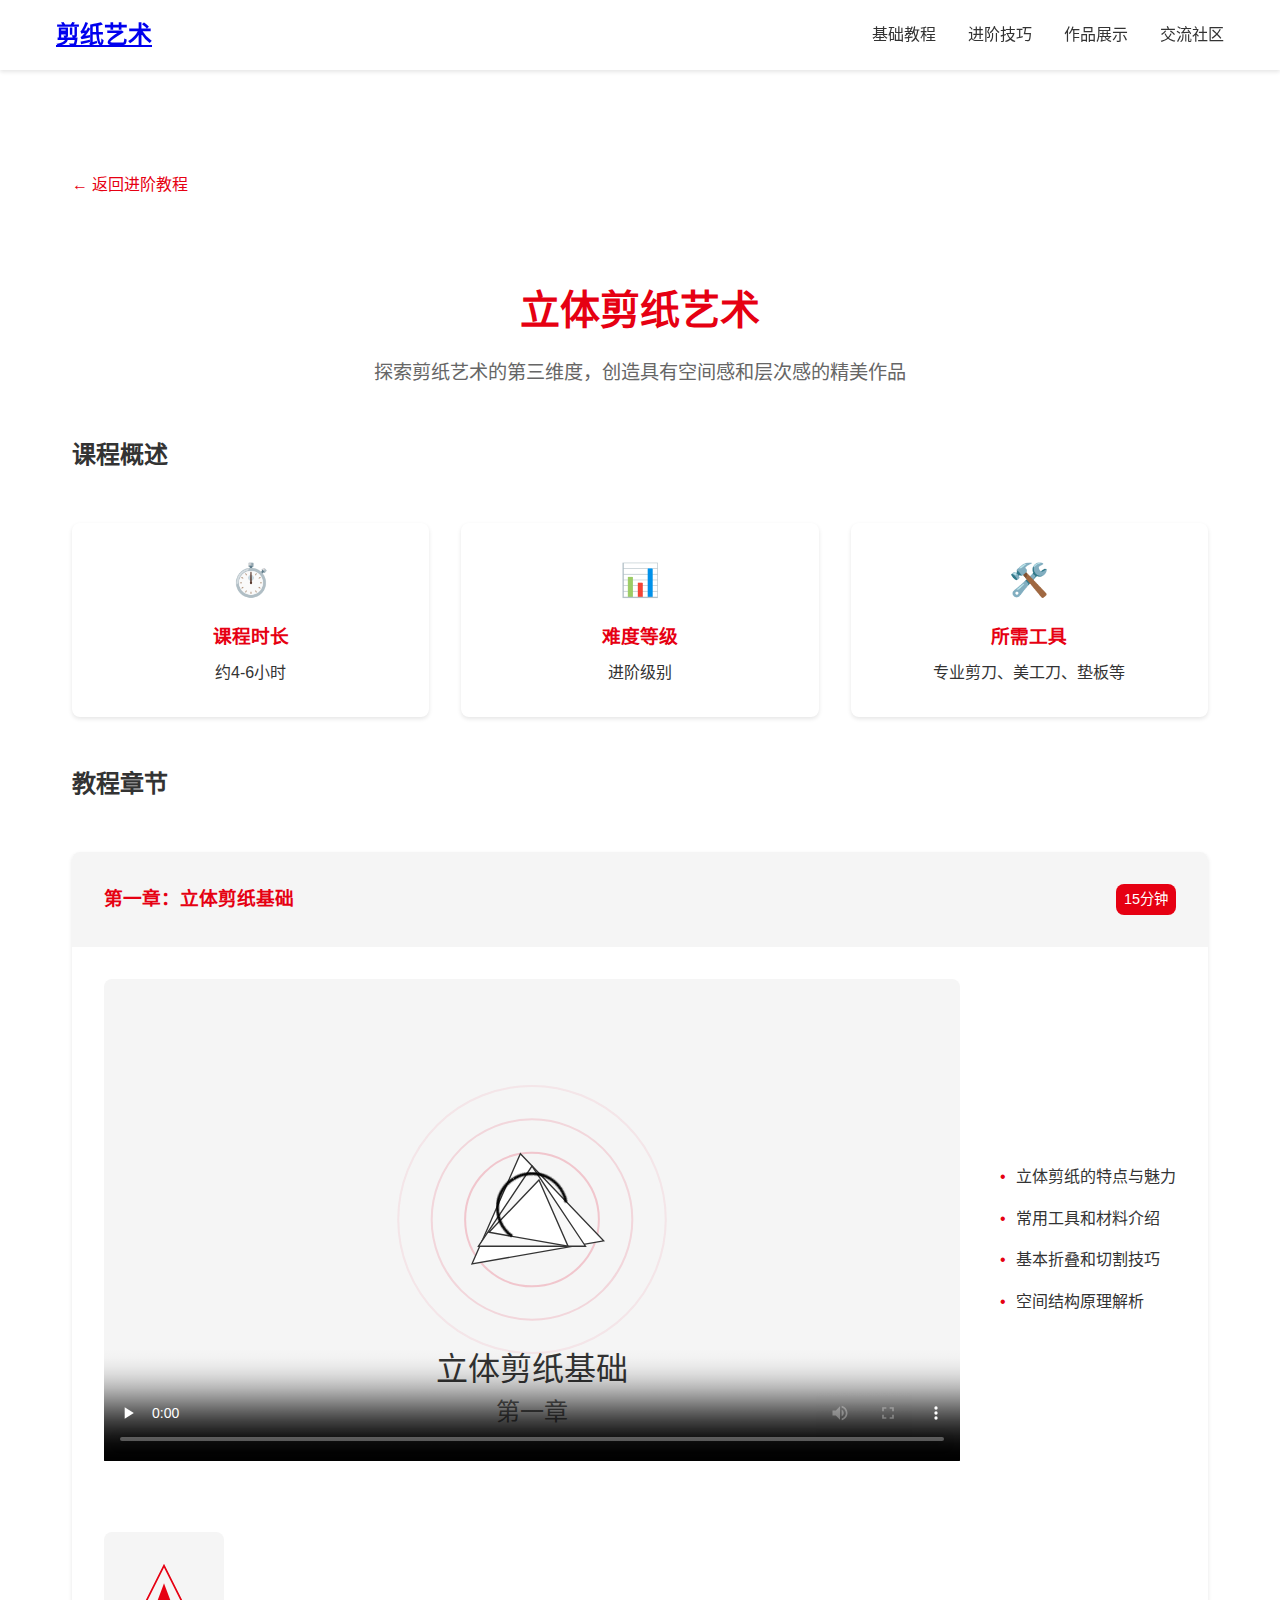
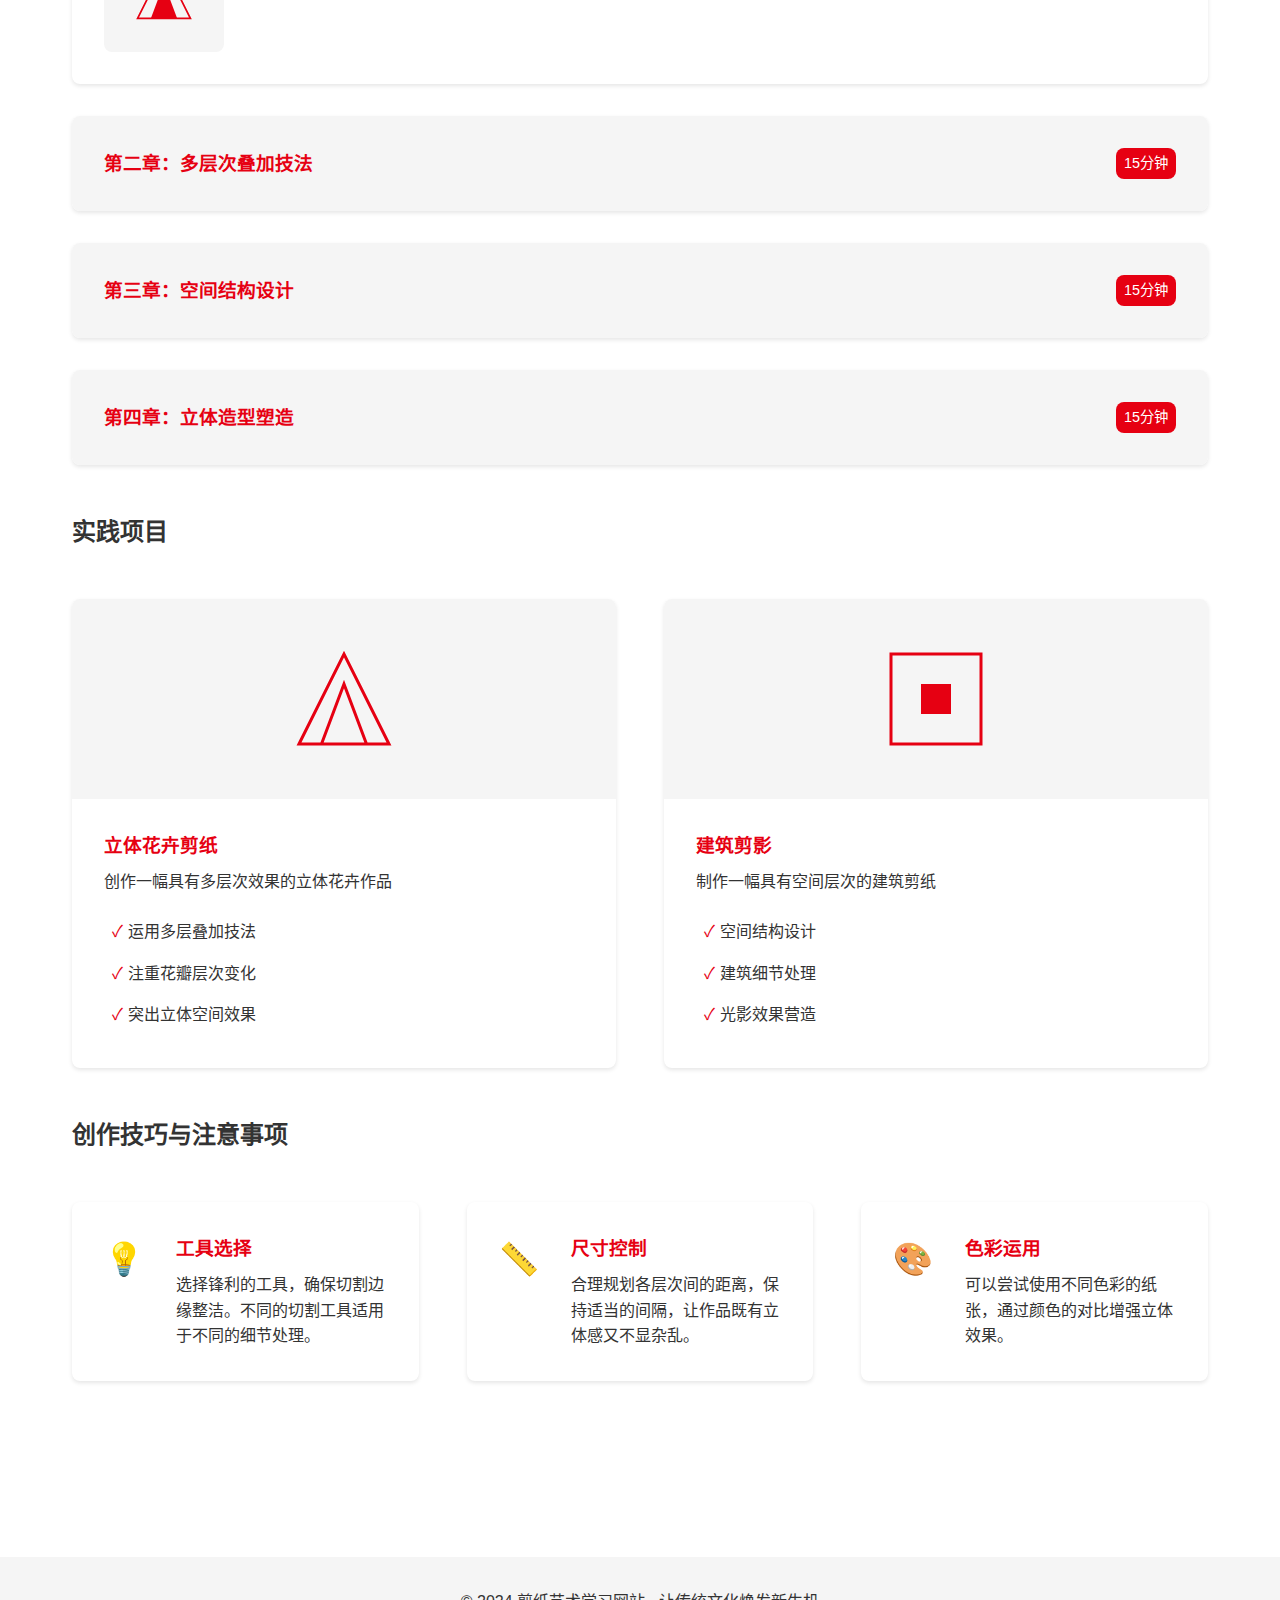
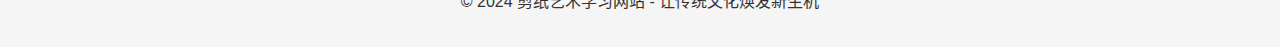
<file: pages/advanced/courses/3d-paper-cutting.html>
<!DOCTYPE html>
<html lang="zh-CN">
<head>
    <meta charset="UTF-8">
    <meta name="viewport" content="width=device-width, initial-scale=1.0">
    <title>立体剪纸教程 - 剪纸艺术学习网站</title>
    <link rel="stylesheet" href="http://cdn.bytedance.com/css/normalize.min.css">
    <link rel="stylesheet" href="../../../styles/main.css">
    <link rel="stylesheet" href="../style.css">
    <link rel="stylesheet" href="course-style.css">
</head>
<body>
    <header class="header">
        <nav class="nav">
            <div class="nav__logo"><a href="../../../index.html">剪纸艺术</a></div>
            <ul class="nav__menu">
                <li><a href="../../basic/index.html">基础教程</a></li>
                <li><a href="../index.html" class="active">进阶技巧</a></li>
                <li><a href="../../gallery/index.html">作品展示</a></li>
                <li><a href="../../community/index.html">交流社区</a></li>
            </ul>
        </nav>
    </header>

    <main class="main">
        <div class="course-content">
            <nav class="course-nav">
                <a href="../index.html" class="course-nav__back">← 返回进阶教程</a>
            </nav>

            <section class="course-header">
                <h1>立体剪纸艺术</h1>
                <p class="course-intro">探索剪纸艺术的第三维度，创造具有空间感和层次感的精美作品</p>
            </section>

            <section class="course-overview">
                <h2>课程概述</h2>
                <div class="overview-grid">
                    <div class="overview-card">
                        <div class="overview-icon">⏱️</div>
                        <h3>课程时长</h3>
                        <p>约4-6小时</p>
                    </div>
                    <div class="overview-card">
                        <div class="overview-icon">📊</div>
                        <h3>难度等级</h3>
                        <p>进阶级别</p>
                    </div>
                    <div class="overview-card">
                        <div class="overview-icon">🛠️</div>
                        <h3>所需工具</h3>
                        <p>专业剪刀、美工刀、垫板等</p>
                    </div>
                </div>
            </section>

            <section class="course-chapters">
                <h2>教程章节</h2>
                <div class="chapter-list">
                    <div class="chapter-item">
                        <div class="chapter-header">
                            <h3>第一章：立体剪纸基础</h3>
                            <span class="duration">15分钟</span>
                        </div>
                        <div class="chapter-content">
                            <div class="chapter-video">
                                <video controls preload="none" poster="../../../assets/images/video-thumbnails/3d-chapter1.svg">
                                    <source src="../../../assets/videos/chapter1.mp4" type="video/mp4">
                                    您的浏览器不支持视频播放，请更新浏览器版本
                                </video>
                            </div>
                            <ul class="lesson-list">
                                <li>立体剪纸的特点与魅力</li>
                                <li>常用工具和材料介绍</li>
                                <li>基本折叠和切割技巧</li>
                                <li>空间结构原理解析</li>
                            </ul>
                            <div class="chapter-demo">
                                <svg viewBox="0 0 100 100" class="demo-svg">
                                    <path d="M20,80 L50,20 L80,80 Z" fill="none" 
                                          stroke="var(--color-primary)" stroke-width="2"/>
                                    <path d="M35,80 L50,40 L65,80 Z" fill="var(--color-primary)"/>
                                </svg>
                            </div>
                        </div>
                    </div>

                    <div class="chapter-item">
                        <div class="chapter-header">
                            <h3>第二章：多层次叠加技法</h3>
                            <span class="duration">15分钟</span>
                        </div>
                        <div class="chapter-content">
                            <div class="chapter-video">
                                <video controls preload="none" poster="../../../assets/images/video-thumbnails/3d-chapter2.svg">
                                    <source src="../../../assets/videos/chapter2.mp4" type="video/mp4">
                                    您的浏览器不支持视频播放，请更新浏览器版本
                                </video>
                            </div>
                            <ul class="lesson-list">
                                <li>层次设计原理</li>
                                <li>精确切割方法</li>
                                <li>层次间距控制</li>
                                <li>光影效果处理</li>
                            </ul>
                            <div class="chapter-demo">
                                <svg viewBox="0 0 100 100" class="demo-svg">
                                    <rect x="20" y="20" width="60" height="60" fill="none" 
                                          stroke="var(--color-primary)" stroke-width="2"/>
                                    <rect x="30" y="30" width="40" height="40" fill="none" 
                                          stroke="var(--color-primary)" stroke-width="2"/>
                                    <rect x="40" y="40" width="20" height="20" 
                                          fill="var(--color-primary)"/>
                                </svg>
                            </div>
                        </div>
                    </div>

                    <div class="chapter-item">
                        <div class="chapter-header">
                            <h3>第三章：空间结构设计</h3>
                            <span class="duration">15分钟</span>
                        </div>
                        <div class="chapter-content">
                            <div class="chapter-video">
                                <video controls preload="none" poster="../../../assets/images/video-thumbnails/3d-chapter3.svg">
                                    <source src="../../../assets/videos/chapter3.mp4" type="video/mp4">
                                    您的浏览器不支持视频播放，请更新浏览器版本
                                </video>
                            </div>
                            <ul class="lesson-list">
                                <li>三维空间规划</li>
                                <li>支撑结构设计</li>
                                <li>平衡与稳定性</li>
                                <li>组合方式探索</li>
                            </ul>
                            <div class="chapter-demo">
                                <svg viewBox="0 0 100 100" class="demo-svg">
                                    <path d="M20,80 C20,40 80,40 80,80" fill="none" 
                                          stroke="var(--color-primary)" stroke-width="2"/>
                                    <path d="M35,80 C35,50 65,50 65,80" fill="none" 
                                          stroke="var(--color-secondary)" stroke-width="2"/>
                                </svg>
                            </div>
                        </div>
                    </div>

                    <div class="chapter-item">
                        <div class="chapter-header">
                            <h3>第四章：立体造型塑造</h3>
                            <span class="duration">15分钟</span>
                        </div>
                        <div class="chapter-content">
                            <div class="chapter-video">
                                <video controls preload="none" poster="../../../assets/images/video-thumbnails/3d-chapter4.svg">
                                    <source src="../../../assets/videos/chapter4.mp4" type="video/mp4">
                                    您的浏览器不支持视频播放，请更新浏览器版本
                                </video>
                            </div>
                            <ul class="lesson-list">
                                <li>造型语言表达</li>
                                <li>体块关系处理</li>
                                <li>细节刻画技巧</li>
                                <li>整体效果把控</li>
                            </ul>
                            <div class="chapter-demo">
                                <svg viewBox="0 0 100 100" class="demo-svg">
                                    <circle cx="50" cy="50" r="30" fill="none" 
                                           stroke="var(--color-primary)" stroke-width="2"/>
                                    <path d="M30,50 Q50,20 70,50 Q50,80 30,50" 
                                          fill="var(--color-primary)"/>
                                </svg>
                            </div>
                        </div>
                    </div>
                </div>
            </section>

            <section class="course-projects">
                <h2>实践项目</h2>
                <div class="projects-grid">
                    <div class="project-card">
                        <div class="project-preview">
                            <svg viewBox="0 0 100 100" class="project-svg">
                                <path d="M20,80 L50,20 L80,80 Z M35,80 L50,40 L65,80 Z" 
                                      fill="none" stroke="var(--color-primary)" stroke-width="2"/>
                            </svg>
                        </div>
                        <div class="project-info">
                            <h3>立体花卉剪纸</h3>
                            <p>创作一幅具有多层次效果的立体花卉作品</p>
                            <ul class="project-points">
                                <li>运用多层叠加技法</li>
                                <li>注重花瓣层次变化</li>
                                <li>突出立体空间效果</li>
                            </ul>
                        </div>
                    </div>

                    <div class="project-card">
                        <div class="project-preview">
                            <svg viewBox="0 0 100 100" class="project-svg">
                                <rect x="20" y="20" width="60" height="60" fill="none" 
                                      stroke="var(--color-primary)" stroke-width="2"/>
                                <path d="M40,40 L60,40 L60,60 L40,60 Z" 
                                      fill="var(--color-primary)"/>
                            </svg>
                        </div>
                        <div class="project-info">
                            <h3>建筑剪影</h3>
                            <p>制作一幅具有空间层次的建筑剪纸</p>
                            <ul class="project-points">
                                <li>空间结构设计</li>
                                <li>建筑细节处理</li>
                                <li>光影效果营造</li>
                            </ul>
                        </div>
                    </div>
                </div>
            </section>

            <section class="course-tips">
                <h2>创作技巧与注意事项</h2>
                <div class="tips-grid">
                    <div class="tip-card">
                        <div class="tip-icon">💡</div>
                        <div class="tip-content">
                            <h3>工具选择</h3>
                            <p>选择锋利的工具，确保切割边缘整洁。不同的切割工具适用于不同的细节处理。</p>
                        </div>
                    </div>
                    <div class="tip-card">
                        <div class="tip-icon">📏</div>
                        <div class="tip-content">
                            <h3>尺寸控制</h3>
                            <p>合理规划各层次间的距离，保持适当的间隔，让作品既有立体感又不显杂乱。</p>
                        </div>
                    </div>
                    <div class="tip-card">
                        <div class="tip-icon">🎨</div>
                        <div class="tip-content">
                            <h3>色彩运用</h3>
                            <p>可以尝试使用不同色彩的纸张，通过颜色的对比增强立体效果。</p>
                        </div>
                    </div>
                </div>
            </section>
        </div>
    </main>

    <footer class="footer">
        <p>&copy; 2024 剪纸艺术学习网站 - 让传统文化焕发新生机</p>
    </footer>

    <script src="../../../scripts/main.js"></script>
    <script src="course.js"></script>
</body>
</html>
</file>
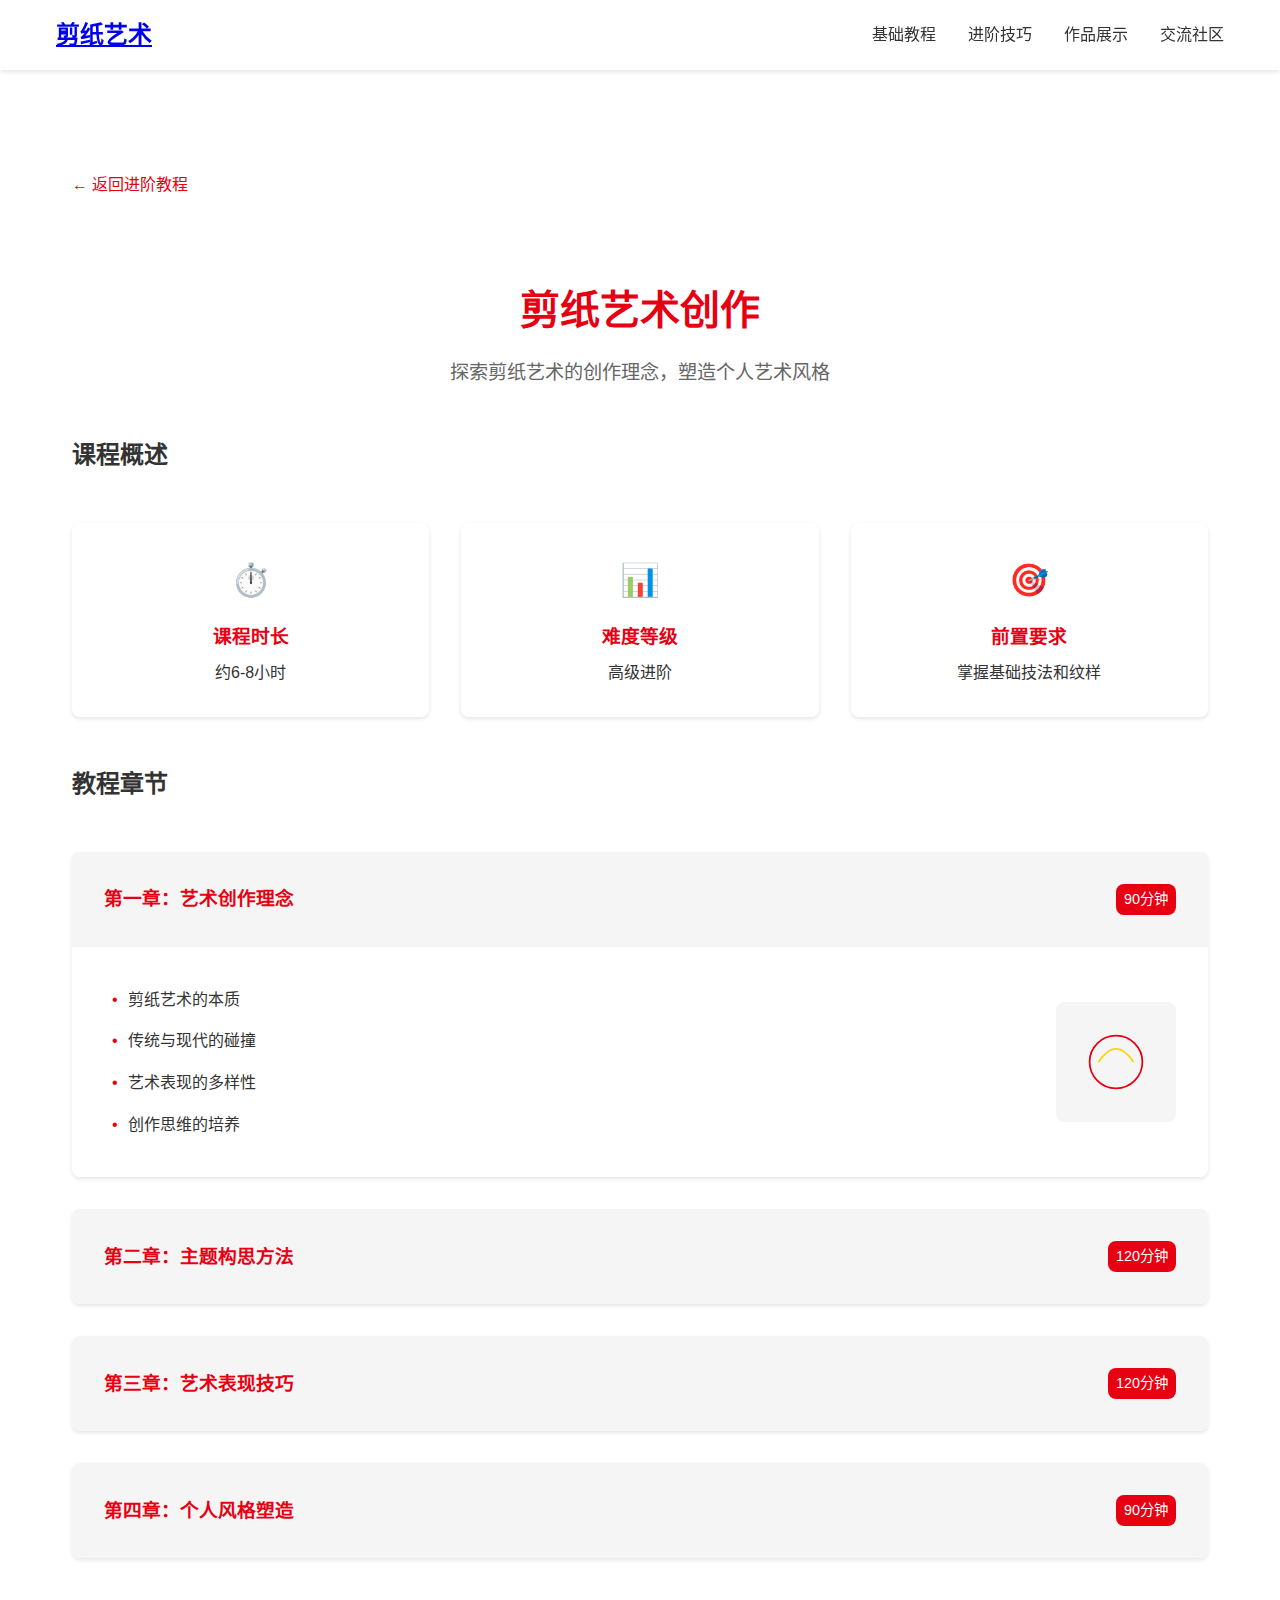
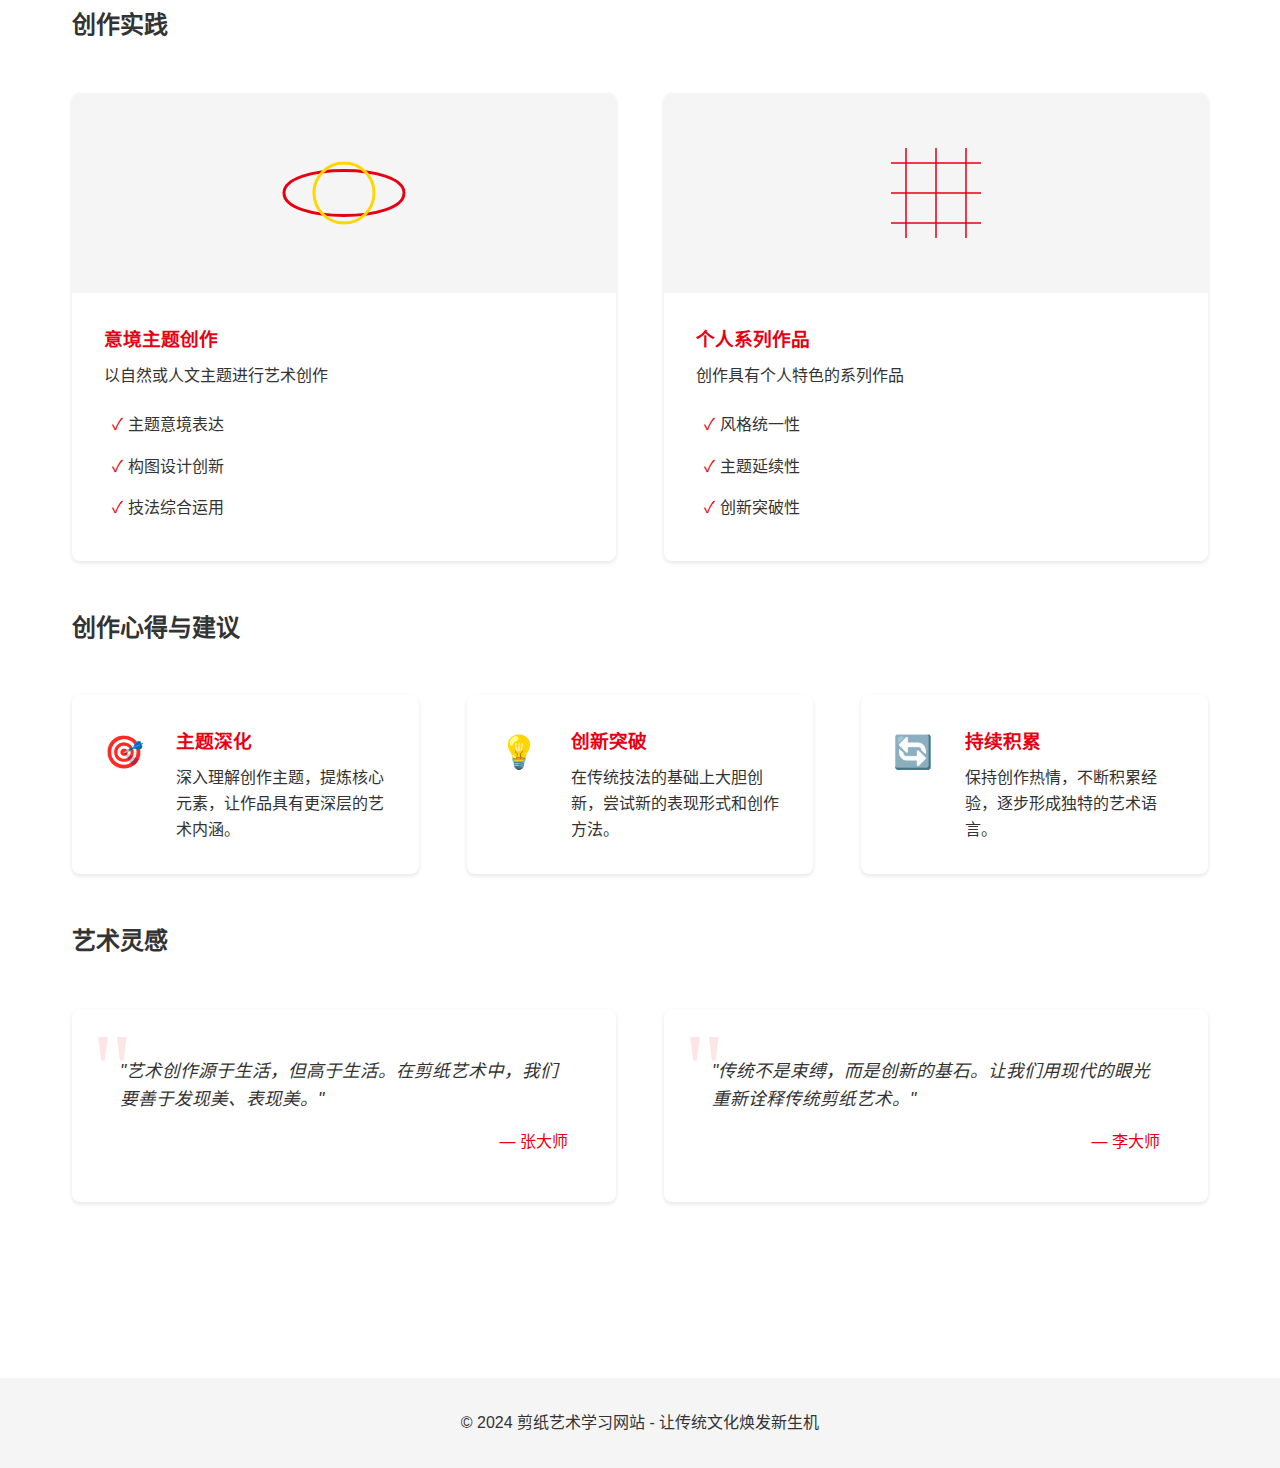
<file: pages/advanced/courses/artistic-creation.html>
<!DOCTYPE html>
<html lang="zh-CN">
<head>
    <meta charset="UTF-8">
    <meta name="viewport" content="width=device-width, initial-scale=1.0">
    <title>艺术创作教程 - 剪纸艺术学习网站</title>
    <link rel="stylesheet" href="https://cdn.bytedance.com/css/normalize.min.css">
    <link rel="stylesheet" href="../../../styles/main.css">
    <link rel="stylesheet" href="../style.css">
    <link rel="stylesheet" href="course-style.css">
</head>
<body>
    <header class="header">
        <nav class="nav">
            <div class="nav__logo"><a href="../../../index.html">剪纸艺术</a></div>
            <ul class="nav__menu">
                <li><a href="../../basic/index.html">基础教程</a></li>
                <li><a href="../index.html" class="active">进阶技巧</a></li>
                <li><a href="../../gallery/index.html">作品展示</a></li>
                <li><a href="../../community/index.html">交流社区</a></li>
            </ul>
        </nav>
    </header>

    <main class="main">
        <div class="course-content">
            <nav class="course-nav">
                <a href="../index.html" class="course-nav__back">← 返回进阶教程</a>
            </nav>

            <section class="course-header">
                <h1>剪纸艺术创作</h1>
                <p class="course-intro">探索剪纸艺术的创作理念，塑造个人艺术风格</p>
            </section>

            <section class="course-overview">
                <h2>课程概述</h2>
                <div class="overview-grid">
                    <div class="overview-card">
                        <div class="overview-icon">⏱️</div>
                        <h3>课程时长</h3>
                        <p>约6-8小时</p>
                    </div>
                    <div class="overview-card">
                        <div class="overview-icon">📊</div>
                        <h3>难度等级</h3>
                        <p>高级进阶</p>
                    </div>
                    <div class="overview-card">
                        <div class="overview-icon">🎯</div>
                        <h3>前置要求</h3>
                        <p>掌握基础技法和纹样</p>
                    </div>
                </div>
            </section>

            <section class="course-chapters">
                <h2>教程章节</h2>
                <div class="chapter-list">
                    <div class="chapter-item">
                        <div class="chapter-header">
                            <h3>第一章：艺术创作理念</h3>
                            <span class="duration">90分钟</span>
                        </div>
                        <div class="chapter-content">
                            <ul class="lesson-list">
                                <li>剪纸艺术的本质</li>
                                <li>传统与现代的碰撞</li>
                                <li>艺术表现的多样性</li>
                                <li>创作思维的培养</li>
                            </ul>
                            <div class="chapter-demo">
                                <svg viewBox="0 0 100 100" class="demo-svg">
                                    <circle cx="50" cy="50" r="30" 
                                           fill="none" stroke="var(--color-primary)" 
                                           stroke-width="2"/>
                                    <path d="M30,50 Q50,20 70,50" 
                                          fill="none" stroke="var(--color-secondary)" 
                                          stroke-width="2"/>
                                </svg>
                            </div>
                        </div>
                    </div>

                    <div class="chapter-item">
                        <div class="chapter-header">
                            <h3>第二章：主题构思方法</h3>
                            <span class="duration">120分钟</span>
                        </div>
                        <div class="chapter-content">
                            <ul class="lesson-list">
                                <li>主题选择与提炼</li>
                                <li>创意发想技巧</li>
                                <li>素材收集整理</li>
                                <li>创作脉络梳理</li>
                            </ul>
                            <div class="chapter-demo">
                                <svg viewBox="0 0 100 100" class="demo-svg">
                                    <path d="M20,50 L40,30 L60,50 L80,30" 
                                          fill="none" stroke="var(--color-primary)" 
                                          stroke-width="2"/>
                                    <circle cx="40" cy="30" r="5" fill="var(--color-primary)"/>
                                    <circle cx="60" cy="50" r="5" fill="var(--color-secondary)"/>
                                </svg>
                            </div>
                        </div>
                    </div>

                    <div class="chapter-item">
                        <div class="chapter-header">
                            <h3>第三章：艺术表现技巧</h3>
                            <span class="duration">120分钟</span>
                        </div>
                        <div class="chapter-content">
                            <ul class="lesson-list">
                                <li>构图原理运用</li>
                                <li>空间关系处理</li>
                                <li>虚实对比表现</li>
                                <li>意境营造方法</li>
                            </ul>
                            <div class="chapter-demo">
                                <svg viewBox="0 0 100 100" class="demo-svg">
                                    <rect x="20" y="20" width="60" height="60" 
                                          fill="none" stroke="var(--color-primary)" 
                                          stroke-width="2"/>
                                    <path d="M30,70 C30,40 70,60 70,30" 
                                          fill="none" stroke="var(--color-secondary)" 
                                          stroke-width="2"/>
                                </svg>
                            </div>
                        </div>
                    </div>

                    <div class="chapter-item">
                        <div class="chapter-header">
                            <h3>第四章：个人风格塑造</h3>
                            <span class="duration">90分钟</span>
                        </div>
                        <div class="chapter-content">
                            <ul class="lesson-list">
                                <li>风格形成要素</li>
                                <li>艺术语言提炼</li>
                                <li>创作特色培养</li>
                                <li>作品系列规划</li>
                            </ul>
                            <div class="chapter-demo">
                                <svg viewBox="0 0 100 100" class="demo-svg">
                                    <path d="M20,50 Q50,20 80,50 Q50,80 20,50" 
                                          fill="none" stroke="var(--color-primary)" 
                                          stroke-width="2"/>
                                    <circle cx="50" cy="50" r="15" 
                                           fill="var(--color-primary)"/>
                                </svg>
                            </div>
                        </div>
                    </div>
                </div>
            </section>

            <section class="course-projects">
                <h2>创作实践</h2>
                <div class="projects-grid">
                    <div class="project-card">
                        <div class="project-preview">
                            <svg viewBox="0 0 100 100" class="project-svg">
                                <path d="M10,50 C10,30 90,30 90,50 C90,70 10,70 10,50" 
                                      fill="none" stroke="var(--color-primary)" 
                                      stroke-width="2"/>
                                <circle cx="50" cy="50" r="20" 
                                       fill="none" stroke="var(--color-secondary)" 
                                       stroke-width="2"/>
                            </svg>
                        </div>
                        <div class="project-info">
                            <h3>意境主题创作</h3>
                            <p>以自然或人文主题进行艺术创作</p>
                            <ul class="project-points">
                                <li>主题意境表达</li>
                                <li>构图设计创新</li>
                                <li>技法综合运用</li>
                            </ul>
                        </div>
                    </div>

                    <div class="project-card">
                        <div class="project-preview">
                            <svg viewBox="0 0 100 100" class="project-svg">
                                <defs>
                                    <pattern id="artisticPattern" x="0" y="0" width="20" height="20" 
                                            patternUnits="userSpaceOnUse">
                                        <path d="M10,0 L10,20 M0,10 L20,10" 
                                              stroke="var(--color-primary)" 
                                              stroke-width="1"/>
                                    </pattern>
                                </defs>
                                <path d="M20,20 L80,20 L80,80 L20,80 Z" 
                                      fill="url(#artisticPattern)"/>
                            </svg>
                        </div>
                        <div class="project-info">
                            <h3>个人系列作品</h3>
                            <p>创作具有个人特色的系列作品</p>
                            <ul class="project-points">
                                <li>风格统一性</li>
                                <li>主题延续性</li>
                                <li>创新突破性</li>
                            </ul>
                        </div>
                    </div>
                </div>
            </section>

            <section class="course-tips">
                <h2>创作心得与建议</h2>
                <div class="tips-grid">
                    <div class="tip-card">
                        <div class="tip-icon">🎯</div>
                        <div class="tip-content">
                            <h3>主题深化</h3>
                            <p>深入理解创作主题，提炼核心元素，让作品具有更深层的艺术内涵。</p>
                        </div>
                    </div>
                    <div class="tip-card">
                        <div class="tip-icon">💡</div>
                        <div class="tip-content">
                            <h3>创新突破</h3>
                            <p>在传统技法的基础上大胆创新，尝试新的表现形式和创作方法。</p>
                        </div>
                    </div>
                    <div class="tip-card">
                        <div class="tip-icon">🔄</div>
                        <div class="tip-content">
                            <h3>持续积累</h3>
                            <p>保持创作热情，不断积累经验，逐步形成独特的艺术语言。</p>
                        </div>
                    </div>
                </div>
            </section>

            <section class="inspiration-gallery">
                <h2>艺术灵感</h2>
                <div class="inspiration-grid">
                    <div class="inspiration-card">
                        <div class="inspiration-quote">
                            <p>"艺术创作源于生活，但高于生活。在剪纸艺术中，我们要善于发现美、表现美。"</p>
                            <span class="quote-author">— 张大师</span>
                        </div>
                    </div>
                    <div class="inspiration-card">
                        <div class="inspiration-quote">
                            <p>"传统不是束缚，而是创新的基石。让我们用现代的眼光重新诠释传统剪纸艺术。"</p>
                            <span class="quote-author">— 李大师</span>
                        </div>
                    </div>
                </div>
            </section>
        </div>
    </main>

    <footer class="footer">
        <p>&copy; 2024 剪纸艺术学习网站 - 让传统文化焕发新生机</p>
    </footer>

    <script src="../../../scripts/main.js"></script>
    <script src="course.js"></script>
</body>
</html>
</file>
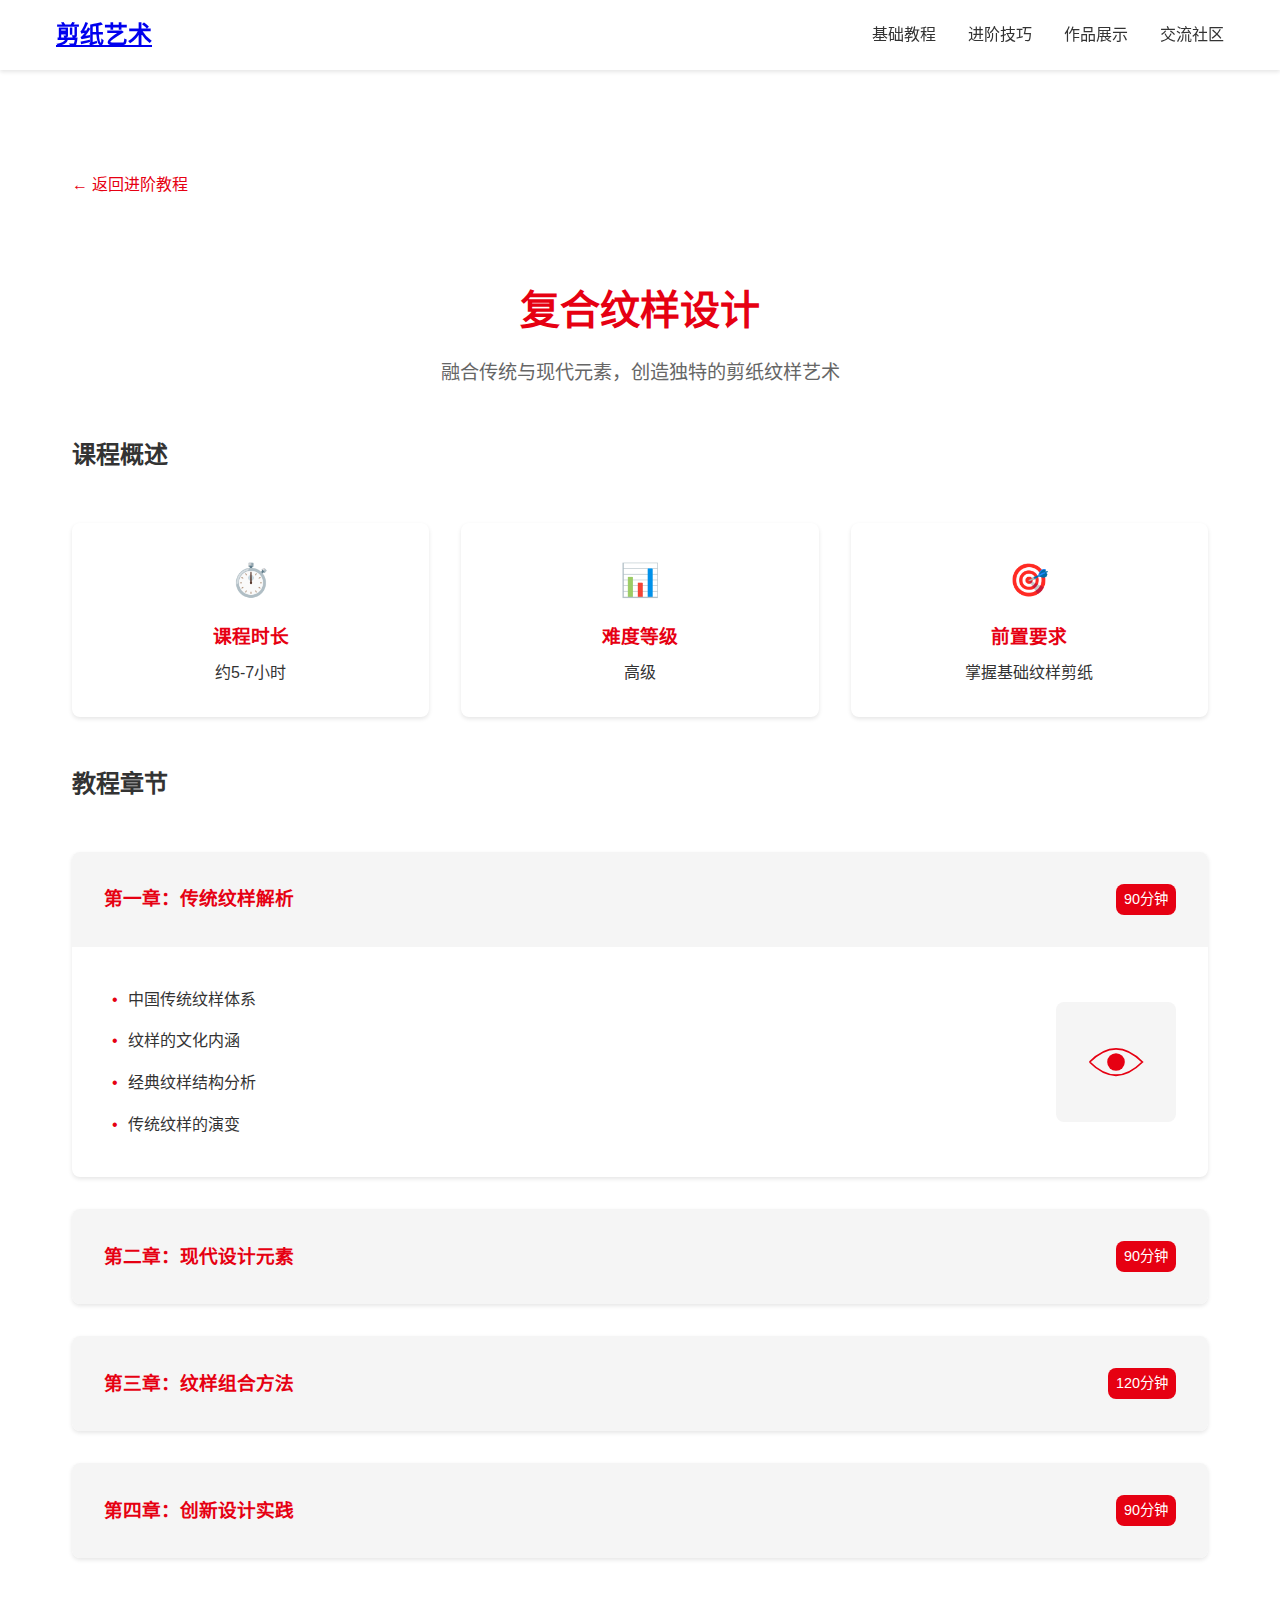
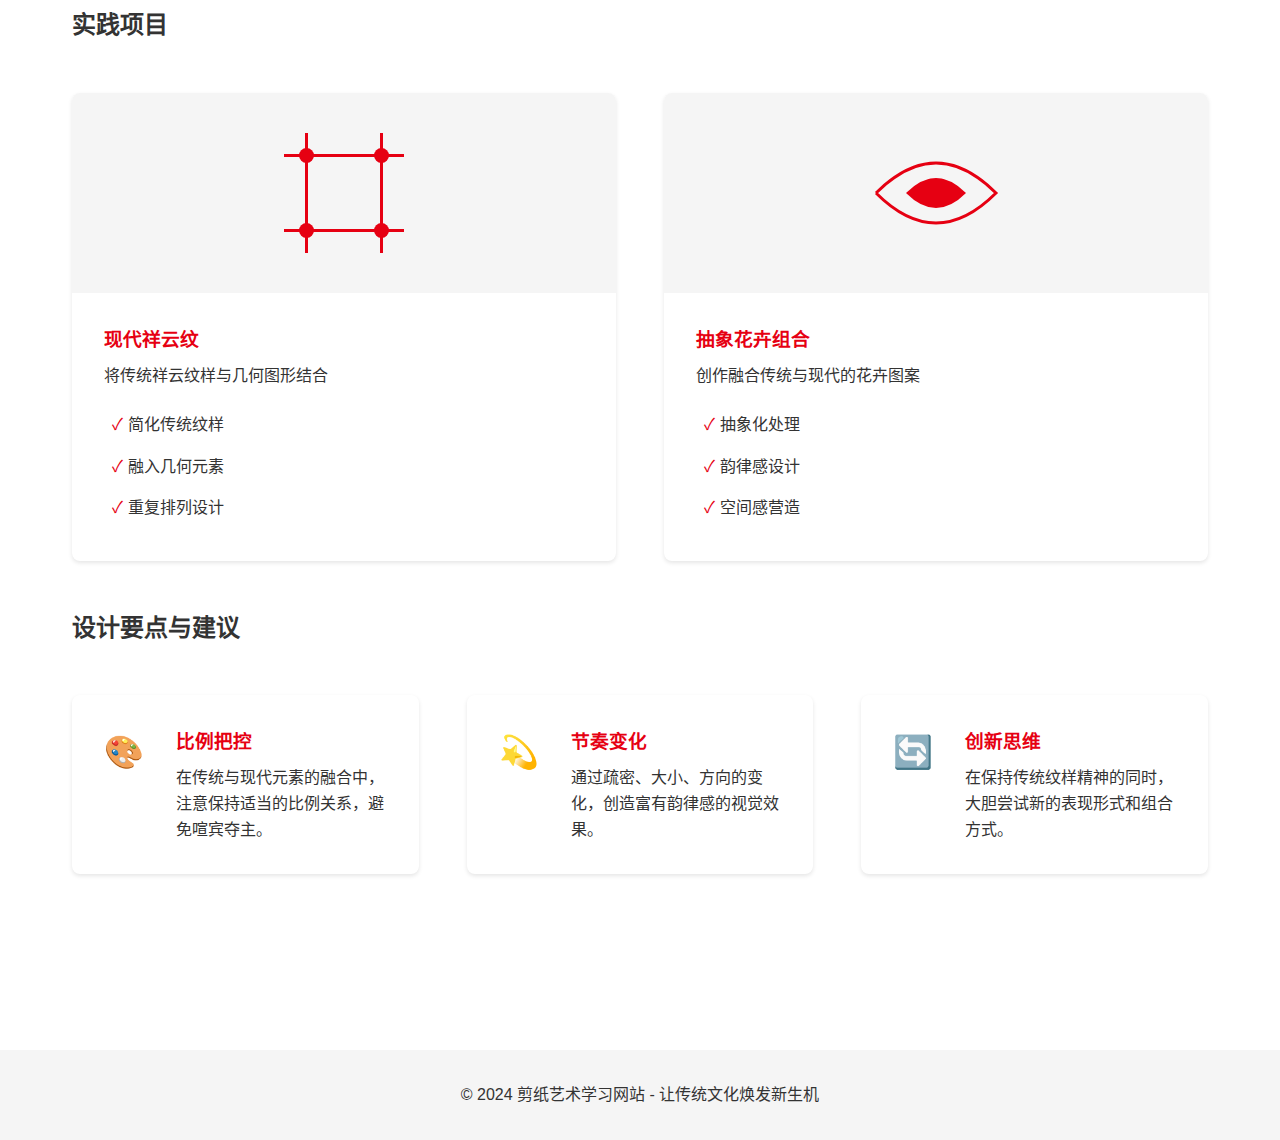
<file: pages/advanced/courses/complex-patterns.html>
<!DOCTYPE html>
<html lang="zh-CN">
<head>
    <meta charset="UTF-8">
    <meta name="viewport" content="width=device-width, initial-scale=1.0">
    <title>复合纹样教程 - 剪纸艺术学习网站</title>
    <link rel="stylesheet" href="https://cdn.bytedance.com/css/normalize.min.css">
    <link rel="stylesheet" href="../../../styles/main.css">
    <link rel="stylesheet" href="../style.css">
    <link rel="stylesheet" href="course-style.css">
</head>
<body>
    <header class="header">
        <nav class="nav">
            <div class="nav__logo"><a href="../../../index.html">剪纸艺术</a></div>
            <ul class="nav__menu">
                <li><a href="../../basic/index.html">基础教程</a></li>
                <li><a href="../index.html" class="active">进阶技巧</a></li>
                <li><a href="../../gallery/index.html">作品展示</a></li>
                <li><a href="../../community/index.html">交流社区</a></li>
            </ul>
        </nav>
    </header>

    <main class="main">
        <div class="course-content">
            <nav class="course-nav">
                <a href="../index.html" class="course-nav__back">← 返回进阶教程</a>
            </nav>

            <section class="course-header">
                <h1>复合纹样设计</h1>
                <p class="course-intro">融合传统与现代元素，创造独特的剪纸纹样艺术</p>
            </section>

            <section class="course-overview">
                <h2>课程概述</h2>
                <div class="overview-grid">
                    <div class="overview-card">
                        <div class="overview-icon">⏱️</div>
                        <h3>课程时长</h3>
                        <p>约5-7小时</p>
                    </div>
                    <div class="overview-card">
                        <div class="overview-icon">📊</div>
                        <h3>难度等级</h3>
                        <p>高级</p>
                    </div>
                    <div class="overview-card">
                        <div class="overview-icon">🎯</div>
                        <h3>前置要求</h3>
                        <p>掌握基础纹样剪纸</p>
                    </div>
                </div>
            </section>

            <section class="course-chapters">
                <h2>教程章节</h2>
                <div class="chapter-list">
                    <div class="chapter-item">
                        <div class="chapter-header">
                            <h3>第一章：传统纹样解析</h3>
                            <span class="duration">90分钟</span>
                        </div>
                        <div class="chapter-content">
                            <ul class="lesson-list">
                                <li>中国传统纹样体系</li>
                                <li>纹样的文化内涵</li>
                                <li>经典纹样结构分析</li>
                                <li>传统纹样的演变</li>
                            </ul>
                            <div class="chapter-demo">
                                <svg viewBox="0 0 100 100" class="demo-svg">
                                    <path d="M20,50 Q50,20 80,50 Q50,80 20,50" 
                                          fill="none" stroke="var(--color-primary)" 
                                          stroke-width="2"/>
                                    <circle cx="50" cy="50" r="10" 
                                           fill="var(--color-primary)"/>
                                </svg>
                            </div>
                        </div>
                    </div>

                    <div class="chapter-item">
                        <div class="chapter-header">
                            <h3>第二章：现代设计元素</h3>
                            <span class="duration">90分钟</span>
                        </div>
                        <div class="chapter-content">
                            <ul class="lesson-list">
                                <li>现代设计原理</li>
                                <li>几何形态应用</li>
                                <li>抽象元素表现</li>
                                <li>视觉节奏创造</li>
                            </ul>
                            <div class="chapter-demo">
                                <svg viewBox="0 0 100 100" class="demo-svg">
                                    <rect x="30" y="30" width="40" height="40" 
                                          fill="none" stroke="var(--color-primary)" 
                                          stroke-width="2" transform="rotate(45, 50, 50)"/>
                                    <circle cx="50" cy="50" r="20" 
                                           fill="none" stroke="var(--color-secondary)" 
                                           stroke-width="2"/>
                                </svg>
                            </div>
                        </div>
                    </div>

                    <div class="chapter-item">
                        <div class="chapter-header">
                            <h3>第三章：纹样组合方法</h3>
                            <span class="duration">120分钟</span>
                        </div>
                        <div class="chapter-content">
                            <ul class="lesson-list">
                                <li>重复与变化原理</li>
                                <li>对称与平衡处理</li>
                                <li>疏密关系控制</li>
                                <li>层次关系处理</li>
                            </ul>
                            <div class="chapter-demo">
                                <svg viewBox="0 0 100 100" class="demo-svg">
                                    <pattern id="pattern2" x="0" y="0" width="20" height="20" 
                                            patternUnits="userSpaceOnUse">
                                        <circle cx="10" cy="10" r="3" 
                                                fill="var(--color-primary)"/>
                                    </pattern>
                                    <rect x="20" y="20" width="60" height="60" 
                                          fill="url(#pattern2)"/>
                                </svg>
                            </div>
                        </div>
                    </div>

                    <div class="chapter-item">
                        <div class="chapter-header">
                            <h3>第四章：创新设计实践</h3>
                            <span class="duration">90分钟</span>
                        </div>
                        <div class="chapter-content">
                            <ul class="lesson-list">
                                <li>主题创意发展</li>
                                <li>元素重组创新</li>
                                <li>风格融合技法</li>
                                <li>个性化表达</li>
                            </ul>
                            <div class="chapter-demo">
                                <svg viewBox="0 0 100 100" class="demo-svg">
                                    <path d="M20,50 C20,20 80,20 80,50 C80,80 20,80 20,50" 
                                          fill="none" stroke="var(--color-primary)" 
                                          stroke-width="2"/>
                                    <path d="M35,50 C35,35 65,35 65,50 C65,65 35,65 35,50" 
                                          fill="var(--color-primary)"/>
                                </svg>
                            </div>
                        </div>
                    </div>
                </div>
            </section>

            <section class="course-projects">
                <h2>实践项目</h2>
                <div class="projects-grid">
                    <div class="project-card">
                        <div class="project-preview">
                            <svg viewBox="0 0 100 100" class="project-svg">
                                <defs>
                                    <pattern id="flowerPattern" x="0" y="0" width="50" height="50" 
                                            patternUnits="userSpaceOnUse">
                                        <path d="M25,25 L25,0 M25,25 L50,25 M25,25 L25,50 M25,25 L0,25" 
                                              stroke="var(--color-primary)" stroke-width="2"/>
                                        <circle cx="25" cy="25" r="5" fill="var(--color-primary)"/>
                                    </pattern>
                                </defs>
                                <rect x="10" y="10" width="80" height="80" 
                                      fill="url(#flowerPattern)"/>
                            </svg>
                        </div>
                        <div class="project-info">
                            <h3>现代祥云纹</h3>
                            <p>将传统祥云纹样与几何图形结合</p>
                            <ul class="project-points">
                                <li>简化传统纹样</li>
                                <li>融入几何元素</li>
                                <li>重复排列设计</li>
                            </ul>
                        </div>
                    </div>

                    <div class="project-card">
                        <div class="project-preview">
                            <svg viewBox="0 0 100 100" class="project-svg">
                                <path d="M10,50 Q50,10 90,50 Q50,90 10,50" 
                                      fill="none" stroke="var(--color-primary)" 
                                      stroke-width="2"/>
                                <path d="M30,50 Q50,30 70,50 Q50,70 30,50" 
                                      fill="var(--color-primary)"/>
                            </svg>
                        </div>
                        <div class="project-info">
                            <h3>抽象花卉组合</h3>
                            <p>创作融合传统与现代的花卉图案</p>
                            <ul class="project-points">
                                <li>抽象化处理</li>
                                <li>韵律感设计</li>
                                <li>空间感营造</li>
                            </ul>
                        </div>
                    </div>
                </div>
            </section>

            <section class="course-tips">
                <h2>设计要点与建议</h2>
                <div class="tips-grid">
                    <div class="tip-card">
                        <div class="tip-icon">🎨</div>
                        <div class="tip-content">
                            <h3>比例把控</h3>
                            <p>在传统与现代元素的融合中，注意保持适当的比例关系，避免喧宾夺主。</p>
                        </div>
                    </div>
                    <div class="tip-card">
                        <div class="tip-icon">💫</div>
                        <div class="tip-content">
                            <h3>节奏变化</h3>
                            <p>通过疏密、大小、方向的变化，创造富有韵律感的视觉效果。</p>
                        </div>
                    </div>
                    <div class="tip-card">
                        <div class="tip-icon">🔄</div>
                        <div class="tip-content">
                            <h3>创新思维</h3>
                            <p>在保持传统纹样精神的同时，大胆尝试新的表现形式和组合方式。</p>
                        </div>
                    </div>
                </div>
            </section>
        </div>
    </main>

    <footer class="footer">
        <p>&copy; 2024 剪纸艺术学习网站 - 让传统文化焕发新生机</p>
    </footer>

    <script src="../../../scripts/main.js"></script>
    <script src="course.js"></script>
</body>
</html>
</file>
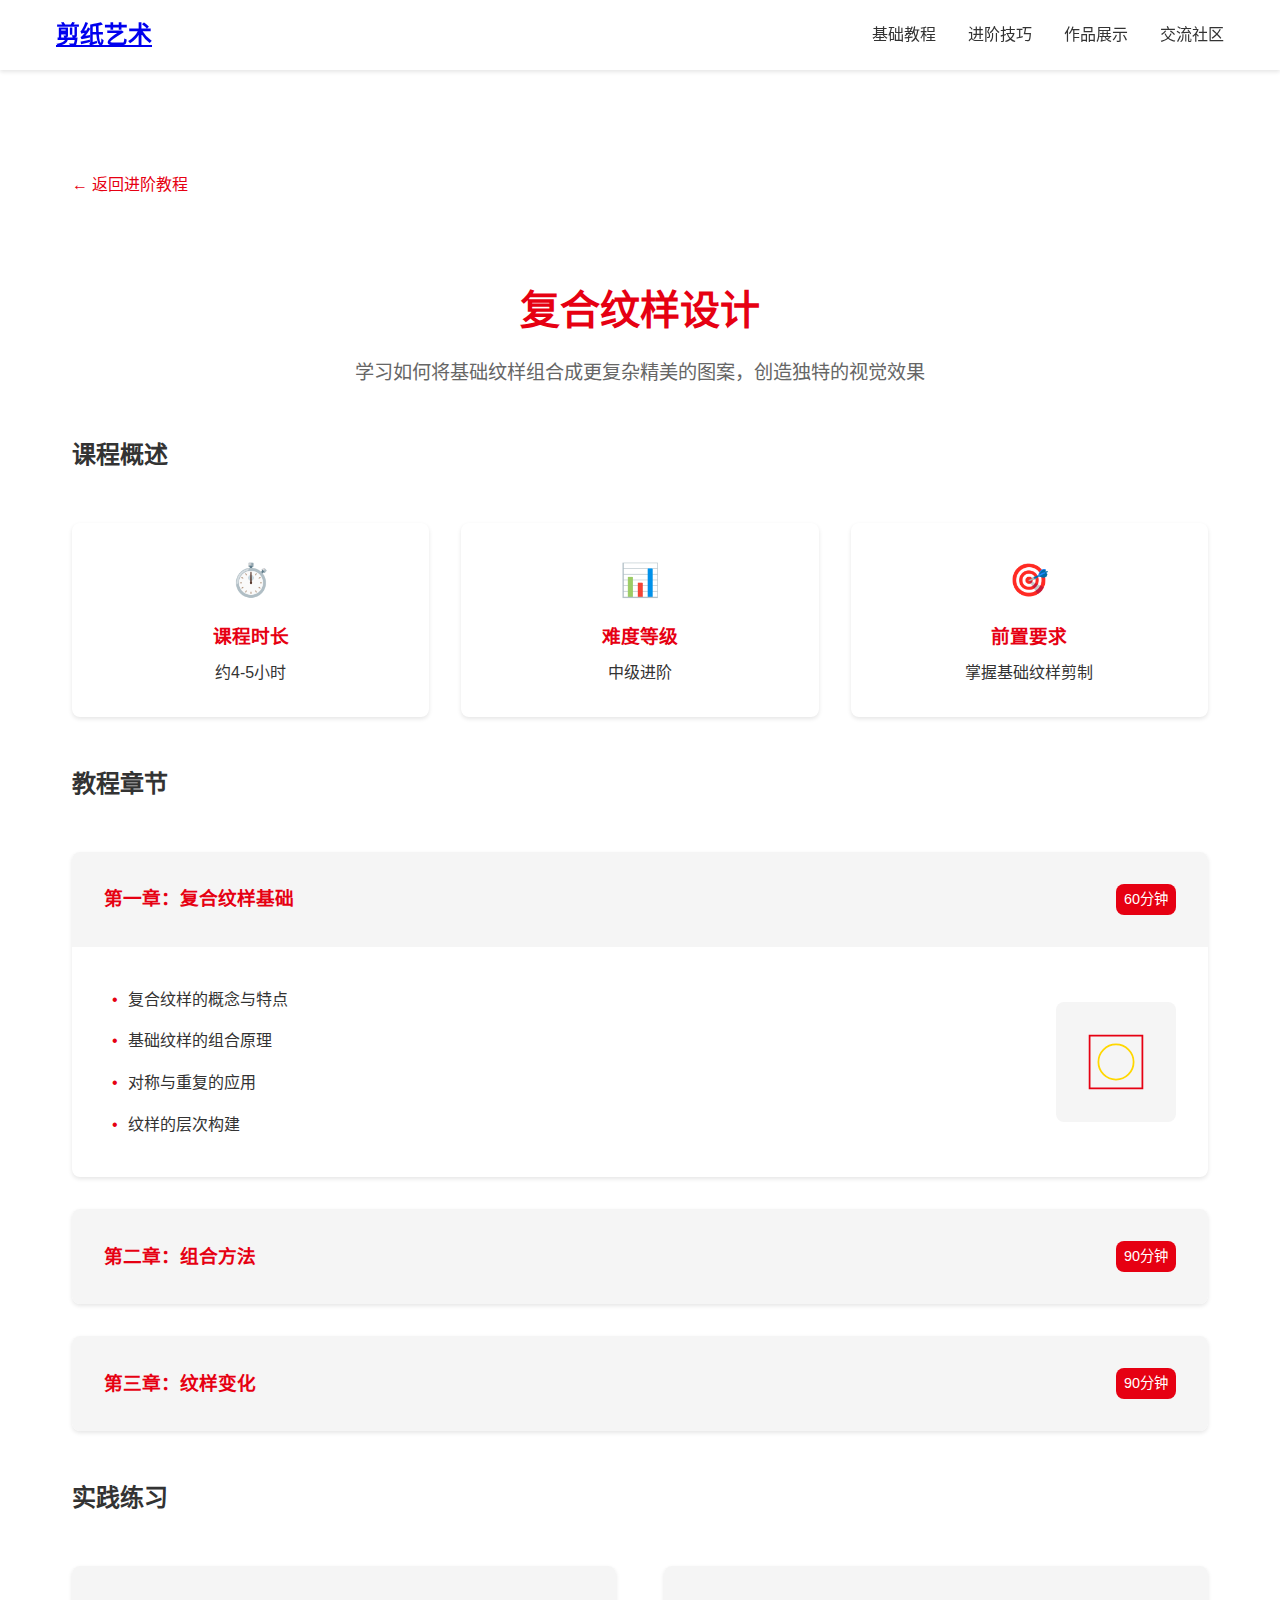
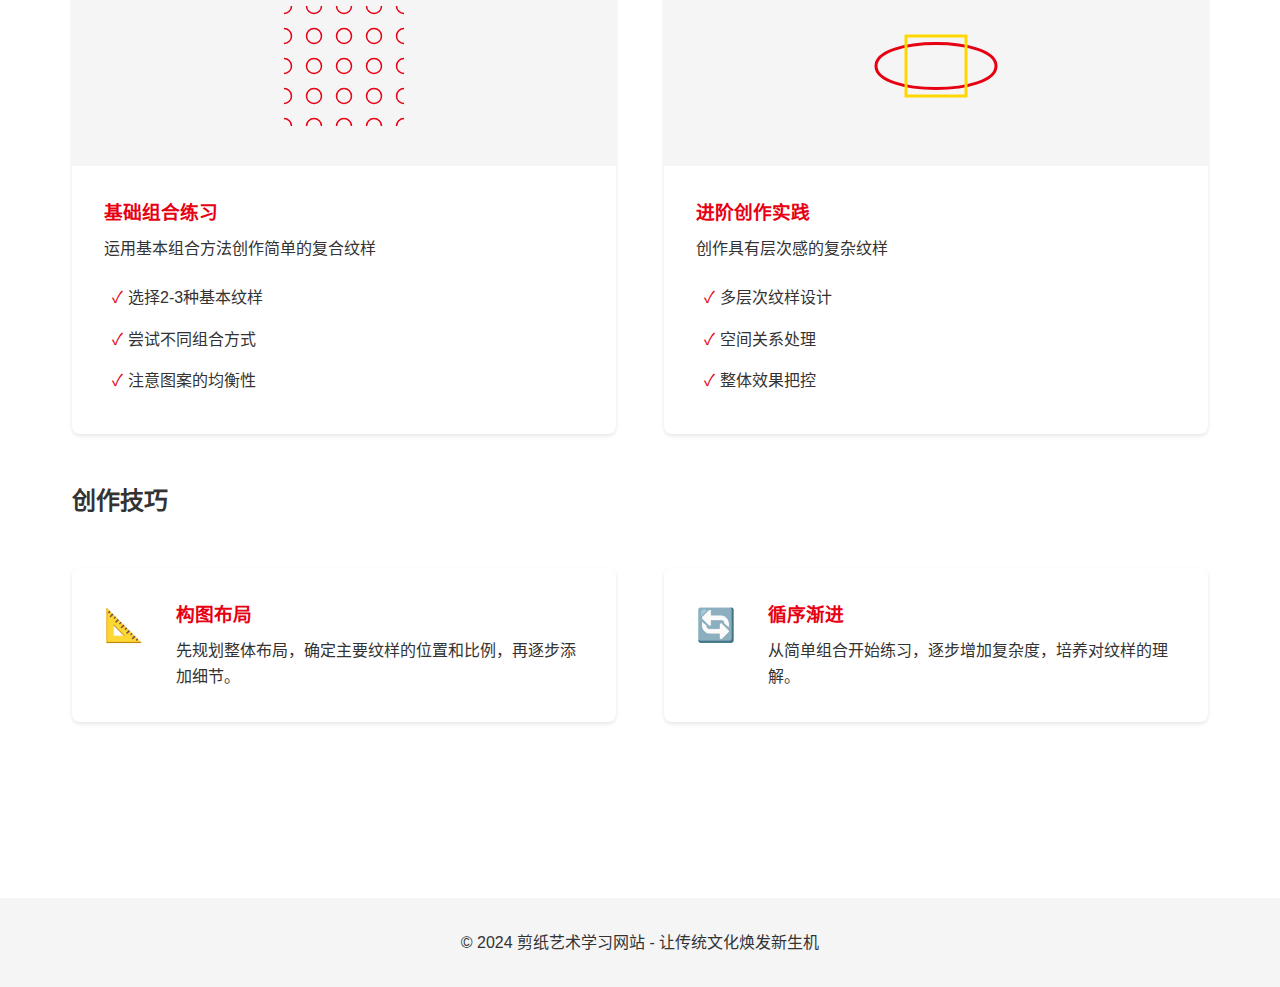
<file: pages/advanced/courses/composite-patterns.html>
<!DOCTYPE html>
<html lang="zh-CN">
<head>
    <meta charset="UTF-8">
    <meta name="viewport" content="width=device-width, initial-scale=1.0">
    <title>复合纹样教程 - 剪纸艺术学习网站</title>
    <link rel="stylesheet" href="https://cdn.bytedance.com/css/normalize.min.css">
    <link rel="stylesheet" href="../../../styles/main.css">
    <link rel="stylesheet" href="../style.css">
    <link rel="stylesheet" href="course-style.css">
</head>
<body>
    <header class="header">
        <nav class="nav">
            <div class="nav__logo"><a href="../../../index.html">剪纸艺术</a></div>
            <ul class="nav__menu">
                <li><a href="../../basic/index.html">基础教程</a></li>
                <li><a href="../index.html" class="active">进阶技巧</a></li>
                <li><a href="../../gallery/index.html">作品展示</a></li>
                <li><a href="../../community/index.html">交流社区</a></li>
            </ul>
        </nav>
    </header>

    <main class="main">
        <div class="course-content">
            <nav class="course-nav">
                <a href="../index.html" class="course-nav__back">← 返回进阶教程</a>
            </nav>

            <section class="course-header">
                <h1>复合纹样设计</h1>
                <p class="course-intro">学习如何将基础纹样组合成更复杂精美的图案，创造独特的视觉效果</p>
            </section>

            <section class="course-overview">
                <h2>课程概述</h2>
                <div class="overview-grid">
                    <div class="overview-card">
                        <div class="overview-icon">⏱️</div>
                        <h3>课程时长</h3>
                        <p>约4-5小时</p>
                    </div>
                    <div class="overview-card">
                        <div class="overview-icon">📊</div>
                        <h3>难度等级</h3>
                        <p>中级进阶</p>
                    </div>
                    <div class="overview-card">
                        <div class="overview-icon">🎯</div>
                        <h3>前置要求</h3>
                        <p>掌握基础纹样剪制</p>
                    </div>
                </div>
            </section>

            <section class="course-chapters">
                <h2>教程章节</h2>
                <div class="chapter-list">
                    <div class="chapter-item">
                        <div class="chapter-header">
                            <h3>第一章：复合纹样基础</h3>
                            <span class="duration">60分钟</span>
                        </div>
                        <div class="chapter-content">
                            <ul class="lesson-list">
                                <li>复合纹样的概念与特点</li>
                                <li>基础纹样的组合原理</li>
                                <li>对称与重复的应用</li>
                                <li>纹样的层次构建</li>
                            </ul>
                            <div class="chapter-demo">
                                <svg viewBox="0 0 100 100" class="demo-svg">
                                    <path d="M20,20 L80,20 L80,80 L20,80 Z" 
                                          fill="none" stroke="var(--color-primary)" 
                                          stroke-width="2"/>
                                    <circle cx="50" cy="50" r="20" 
                                           fill="none" stroke="var(--color-secondary)" 
                                           stroke-width="2"/>
                                </svg>
                            </div>
                        </div>
                    </div>

                    <div class="chapter-item">
                        <div class="chapter-header">
                            <h3>第二章：组合方法</h3>
                            <span class="duration">90分钟</span>
                        </div>
                        <div class="chapter-content">
                            <ul class="lesson-list">
                                <li>平移组合法</li>
                                <li>旋转组合法</li>
                                <li>镜像组合法</li>
                                <li>混合组合法</li>
                            </ul>
                            <div class="chapter-demo">
                                <svg viewBox="0 0 100 100" class="demo-svg">
                                    <path d="M50,20 L80,50 L50,80 L20,50 Z" 
                                          fill="none" stroke="var(--color-primary)" 
                                          stroke-width="2"/>
                                    <circle cx="50" cy="50" r="15" 
                                           fill="none" stroke="var(--color-secondary)" 
                                           stroke-width="2"/>
                                </svg>
                            </div>
                        </div>
                    </div>

                    <div class="chapter-item">
                        <div class="chapter-header">
                            <h3>第三章：纹样变化</h3>
                            <span class="duration">90分钟</span>
                        </div>
                        <div class="chapter-content">
                            <ul class="lesson-list">
                                <li>大小比例变化</li>
                                <li>疏密关系处理</li>
                                <li>方向的统一与变化</li>
                                <li>空间层次的营造</li>
                            </ul>
                            <div class="chapter-demo">
                                <svg viewBox="0 0 100 100" class="demo-svg">
                                    <circle cx="30" cy="30" r="10" 
                                           fill="none" stroke="var(--color-primary)" 
                                           stroke-width="2"/>
                                    <circle cx="70" cy="70" r="20" 
                                           fill="none" stroke="var(--color-primary)" 
                                           stroke-width="2"/>
                                </svg>
                            </div>
                        </div>
                    </div>
                </div>
            </section>

            <section class="course-projects">
                <h2>实践练习</h2>
                <div class="projects-grid">
                    <div class="project-card">
                        <div class="project-preview">
                            <svg viewBox="0 0 100 100" class="project-svg">
                                <defs>
                                    <pattern id="pattern1" x="0" y="0" width="20" height="20" 
                                            patternUnits="userSpaceOnUse">
                                        <circle cx="10" cy="10" r="5" 
                                                fill="none" stroke="var(--color-primary)" 
                                                stroke-width="1"/>
                                    </pattern>
                                </defs>
                                <rect x="10" y="10" width="80" height="80" 
                                      fill="url(#pattern1)"/>
                            </svg>
                        </div>
                        <div class="project-info">
                            <h3>基础组合练习</h3>
                            <p>运用基本组合方法创作简单的复合纹样</p>
                            <ul class="project-points">
                                <li>选择2-3种基本纹样</li>
                                <li>尝试不同组合方式</li>
                                <li>注意图案的均衡性</li>
                            </ul>
                        </div>
                    </div>

                    <div class="project-card">
                        <div class="project-preview">
                            <svg viewBox="0 0 100 100" class="project-svg">
                                <path d="M10,50 C10,30 90,30 90,50 C90,70 10,70 10,50" 
                                      fill="none" stroke="var(--color-primary)" 
                                      stroke-width="2"/>
                                <path d="M30,30 L70,30 L70,70 L30,70 Z" 
                                      fill="none" stroke="var(--color-secondary)" 
                                      stroke-width="2"/>
                            </svg>
                        </div>
                        <div class="project-info">
                            <h3>进阶创作实践</h3>
                            <p>创作具有层次感的复杂纹样</p>
                            <ul class="project-points">
                                <li>多层次纹样设计</li>
                                <li>空间关系处理</li>
                                <li>整体效果把控</li>
                            </ul>
                        </div>
                    </div>
                </div>
            </section>

            <section class="course-tips">
                <h2>创作技巧</h2>
                <div class="tips-grid">
                    <div class="tip-card">
                        <div class="tip-icon">📐</div>
                        <div class="tip-content">
                            <h3>构图布局</h3>
                            <p>先规划整体布局，确定主要纹样的位置和比例，再逐步添加细节。</p>
                        </div>
                    </div>
                    <div class="tip-card">
                        <div class="tip-icon">🔄</div>
                        <div class="tip-content">
                            <h3>循序渐进</h3>
                            <p>从简单组合开始练习，逐步增加复杂度，培养对纹样的理解。</p>
                        </div>
                    </div>
                </div>
            </section>
        </div>
    </main>

    <footer class="footer">
        <p>&copy; 2024 剪纸艺术学习网站 - 让传统文化焕发新生机</p>
    </footer>

    <script src="../../../scripts/main.js"></script>
    <script src="course.js"></script>
</body>
</html>
</file>
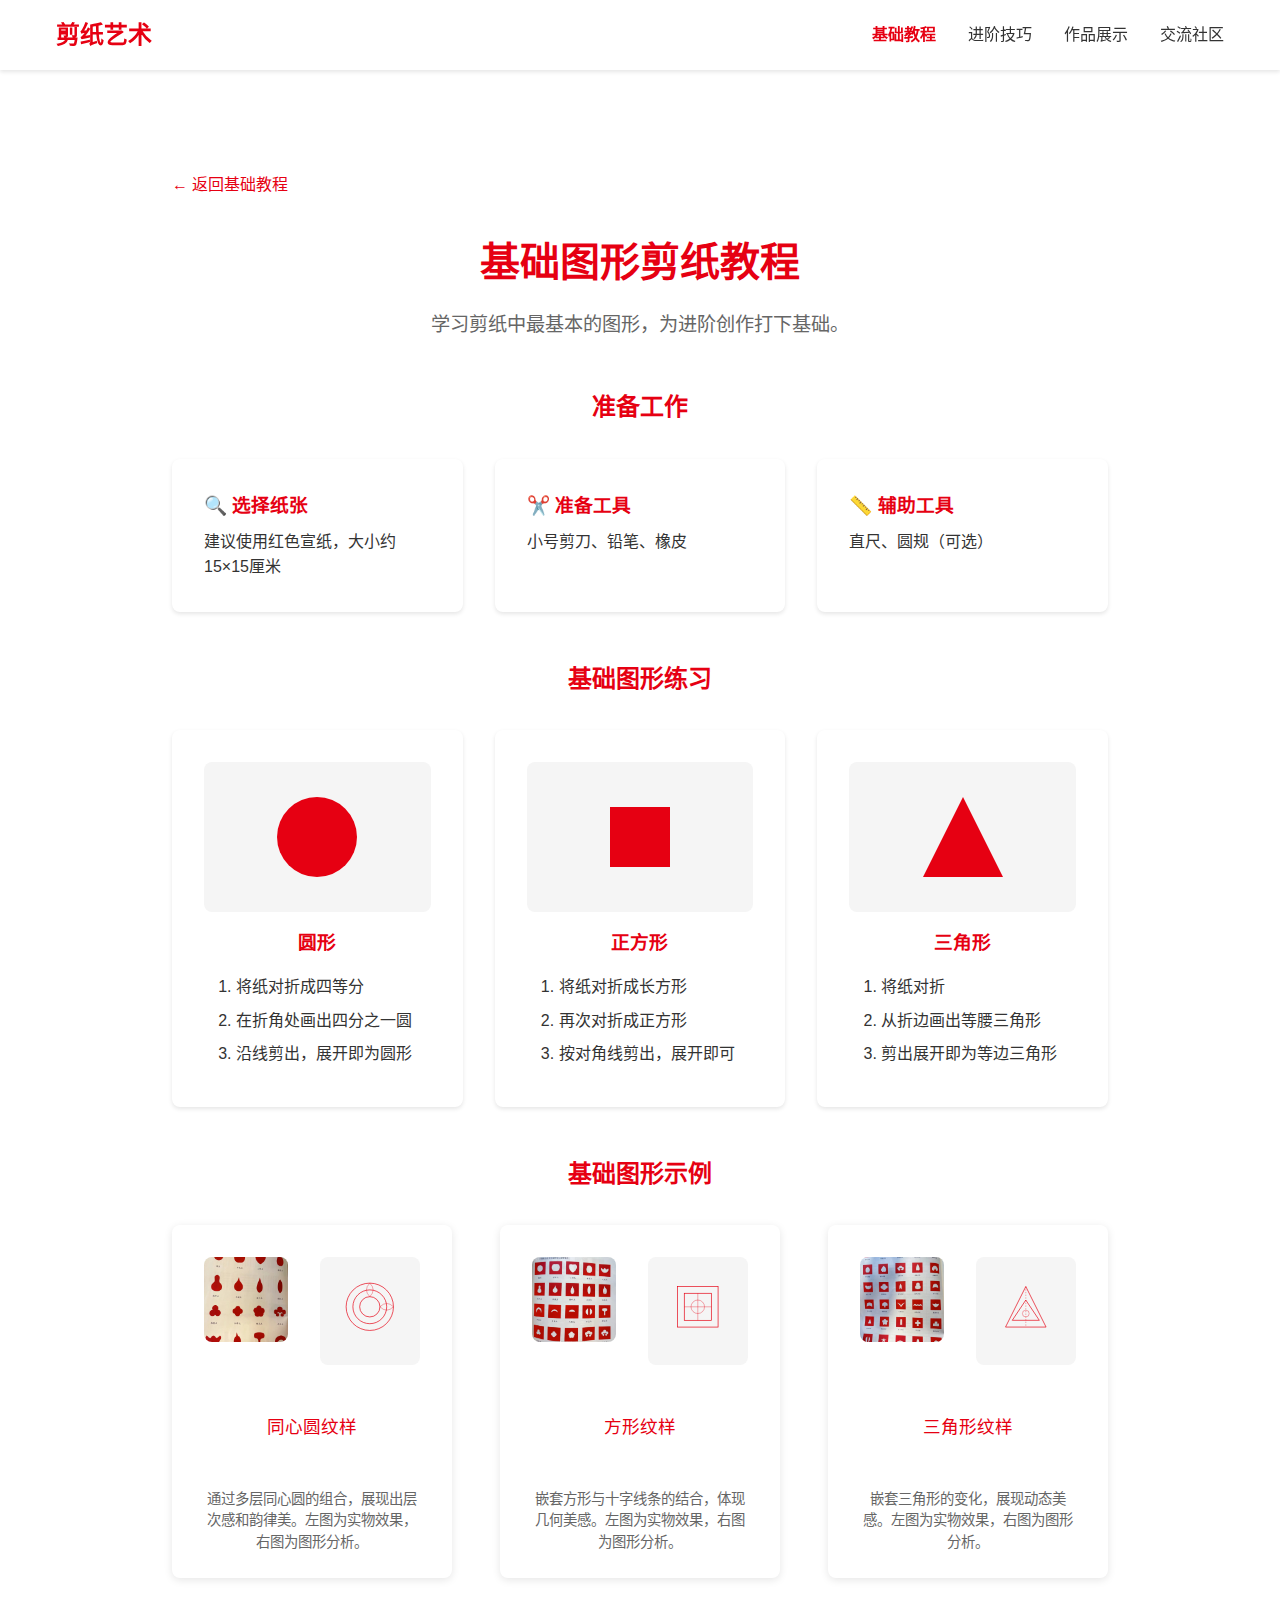
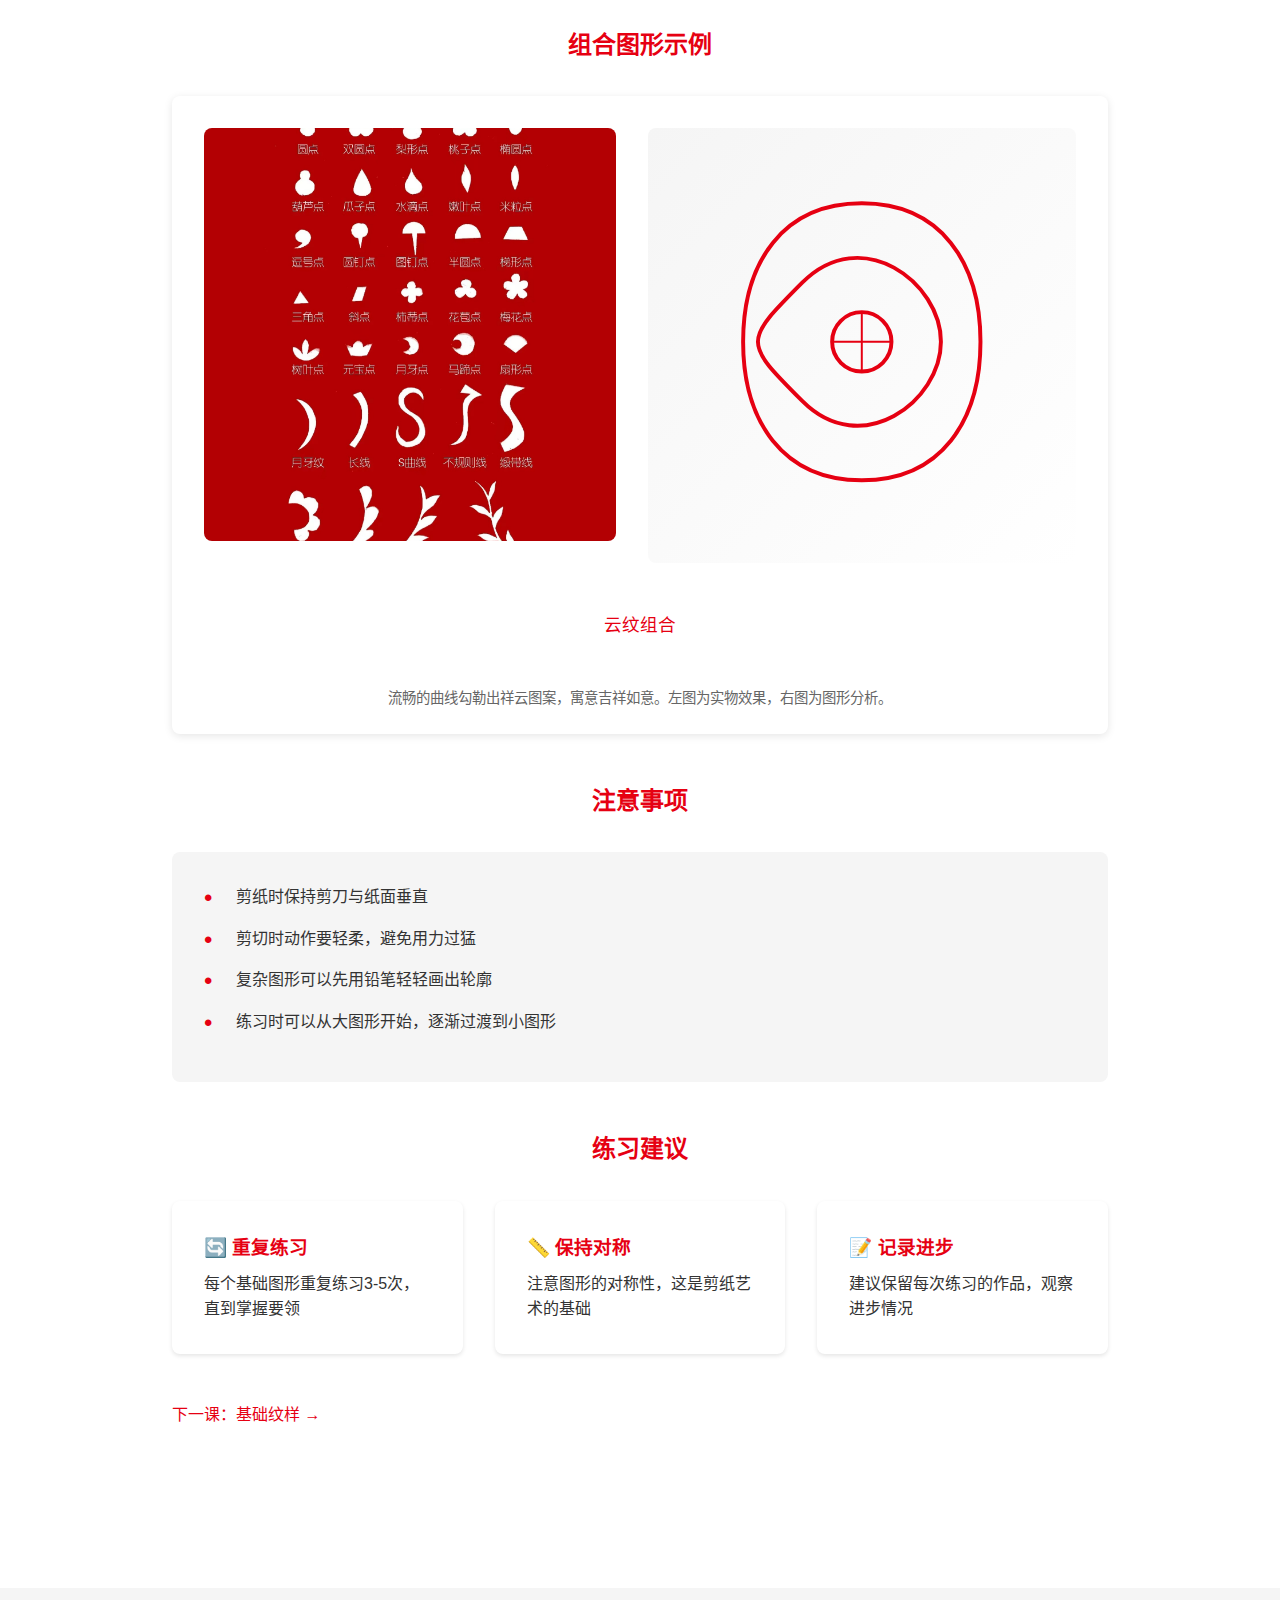
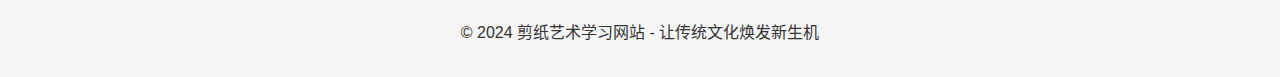
<file: pages/basic/courses/basic-shapes.html>
<!DOCTYPE html>
<html lang="zh-CN">
<head>
    <meta charset="UTF-8">
    <meta name="viewport" content="width=device-width, initial-scale=1.0">
    <title>基础图形教程 - 剪纸艺术学习网站</title>
    <link rel="stylesheet" href="https://cdn.bytedance.com/css/normalize.min.css">
    <link rel="stylesheet" href="../../../styles/main.css">
    <link rel="stylesheet" href="../style.css">
    <link rel="stylesheet" href="course-style.css">
</head>
<body>
    <header class="header">
        <nav class="nav">
            <div class="nav__logo"><a href="../../../index.html">剪纸艺术</a></div>
            <ul class="nav__menu">
                <li><a href="../../basic/index.html" class="active">基础教程</a></li>
                <li><a href="../../advanced/index.html">进阶技巧</a></li>
                <li><a href="../../gallery/index.html">作品展示</a></li>
                <li><a href="../../community/index.html">交流社区</a></li>
            </ul>
        </nav>
    </header>

    <main class="main">
        <div class="course-content">
            <nav class="course-nav">
                <a href="../index.html" class="course-nav__back">← 返回基础教程</a>
            </nav>

            <article class="lesson">
                <header class="lesson-header">
                    <h1>基础图形剪纸教程</h1>
                    <p class="lesson-intro">学习剪纸中最基本的图形，为进阶创作打下基础。</p>
                </header>

                <section class="lesson-section">
                    <h2>准备工作</h2>
                    <div class="preparation-list">
                        <div class="preparation-item">
                            <h3>🔍 选择纸张</h3>
                            <p>建议使用红色宣纸，大小约15×15厘米</p>
                        </div>
                        <div class="preparation-item">
                            <h3>✂️ 准备工具</h3>
                            <p>小号剪刀、铅笔、橡皮</p>
                        </div>
                        <div class="preparation-item">
                            <h3>📏 辅助工具</h3>
                            <p>直尺、圆规（可选）</p>
                        </div>
                    </div>
                </section>

                <section class="lesson-section">
                    <h2>基础图形练习</h2>
                    <div class="shapes-grid">
                        <div class="shape-card">
                            <div class="shape-demo">
                                <svg viewBox="0 0 100 100">
                                    <circle cx="50" cy="50" r="40" fill="var(--color-primary)"/>
                                </svg>
                            </div>
                            <h3>圆形</h3>
                            <ol class="steps-list">
                                <li>将纸对折成四等分</li>
                                <li>在折角处画出四分之一圆</li>
                                <li>沿线剪出，展开即为圆形</li>
                            </ol>
                        </div>
                        <div class="shape-card">
                            <div class="shape-demo">
                                <svg viewBox="0 0 100 100">
                                    <rect x="20" y="20" width="60" height="60" fill="var(--color-primary)"/>
                                </svg>
                            </div>
                            <h3>正方形</h3>
                            <ol class="steps-list">
                                <li>将纸对折成长方形</li>
                                <li>再次对折成正方形</li>
                                <li>按对角线剪出，展开即可</li>
                            </ol>
                        </div>
                        <div class="shape-card">
                            <div class="shape-demo">
                                <svg viewBox="0 0 100 100">
                                    <polygon points="50,10 90,90 10,90" fill="var(--color-primary)"/>
                                </svg>
                            </div>
                            <h3>三角形</h3>
                            <ol class="steps-list">
                                <li>将纸对折</li>
                                <li>从折边画出等腰三角形</li>
                                <li>剪出展开即为等边三角形</li>
                            </ol>
                        </div>
                    </div>
                </section>

                <section class="lesson-section">
                    <h2>基础图形示例</h2>
                    <div class="shapes-gallery">
                        <!-- 圆形组合 -->
                        <figure class="shape-example">
                            <div class="shape-original">
                                <img src="../../../assets/images/basic_graphics/微信图片_20250122181048.jpg" alt="圆形剪纸原图" class="original-image">
                            </div>
                            <div class="shape-svg">
                                <svg viewBox="0 0 200 200" xmlns="http://www.w3.org/2000/svg">
                                    <circle cx="100" cy="100" r="70" fill="none" stroke="var(--color-primary)" stroke-width="2"/>
                                    <circle cx="100" cy="100" r="50" fill="none" stroke="var(--color-primary)" stroke-width="2"/>
                                    <circle cx="100" cy="100" r="30" fill="none" stroke="var(--color-primary)" stroke-width="2"/>
                                    <path d="M100,30 Q120,50 100,70" fill="none" stroke="var(--color-primary)" stroke-width="1"/>
                                    <path d="M100,30 Q80,50 100,70" fill="none" stroke="var(--color-primary)" stroke-width="1"/>
                                    <path d="M170,100 Q150,120 130,100" fill="none" stroke="var(--color-primary)" stroke-width="1"/>
                                    <path d="M170,100 Q150,80 130,100" fill="none" stroke="var(--color-primary)" stroke-width="1"/>
                                </svg>
                            </div>
                            <figcaption>同心圆纹样</figcaption>
                            <div class="shape-description">
                                <p>通过多层同心圆的组合，展现出层次感和韵律美。左图为实物效果，右图为图形分析。</p>
                            </div>
                        </figure>

                        <!-- 方形组合 -->
                        <figure class="shape-example">
                            <div class="shape-original">
                                <img src="../../../assets/images/basic_graphics/微信图片_20250122181127.jpg" alt="方形剪纸原图" class="original-image">
                            </div>
                            <div class="shape-svg">
                                <svg viewBox="0 0 200 200" xmlns="http://www.w3.org/2000/svg">
                                    <rect x="40" y="40" width="120" height="120" fill="none" stroke="var(--color-primary)" stroke-width="2"/>
                                    <rect x="60" y="60" width="80" height="80" fill="none" stroke="var(--color-primary)" stroke-width="2"/>
                                    <path d="M60,100 L140,100" stroke="var(--color-primary)" stroke-width="1"/>
                                    <path d="M100,60 L100,140" stroke="var(--color-primary)" stroke-width="1"/>
                                    <circle cx="100" cy="100" r="20" fill="none" stroke="var(--color-primary)" stroke-width="1"/>
                                </svg>
                            </div>
                            <figcaption>方形纹样</figcaption>
                            <div class="shape-description">
                                <p>嵌套方形与十字线条的结合，体现几何美感。左图为实物效果，右图为图形分析。</p>
                            </div>
                        </figure>

                        <!-- 三角形组合 -->
                        <figure class="shape-example">
                            <div class="shape-original">
                                <img src="../../../assets/images/basic_graphics/微信图片_20250122181132.jpg" alt="三角形剪纸原图" class="original-image">
                            </div>
                            <div class="shape-svg">
                                <svg viewBox="0 0 200 200" xmlns="http://www.w3.org/2000/svg">
                                    <path d="M100,40 L160,160 L40,160 Z" fill="none" stroke="var(--color-primary)" stroke-width="2"/>
                                    <path d="M100,80 L140,140 L60,140 Z" fill="none" stroke="var(--color-primary)" stroke-width="2"/>
                                    <path d="M100,40 L100,160" stroke="var(--color-primary)" stroke-width="1" stroke-dasharray="4,4"/>
                                    <circle cx="100" cy="120" r="10" fill="none" stroke="var(--color-primary)" stroke-width="1"/>
                                </svg>
                            </div>
                            <figcaption>三角形纹样</figcaption>
                            <div class="shape-description">
                                <p>嵌套三角形的变化，展现动态美感。左图为实物效果，右图为图形分析。</p>
                            </div>
                        </figure>
                    </div>
                </section>

                <section class="lesson-section">
                    <h2>组合图形示例</h2>
                    <div class="shapes-gallery advanced">
                        <!-- 云纹组合 -->
                        <figure class="shape-example">
                            <div class="shape-original">
                                <img src="../../../assets/images/basic_graphics/微信图片_20250122181136.jpg" alt="云纹剪纸原图" class="original-image">
                            </div>
                            <div class="shape-svg">
                                <svg viewBox="0 0 200 200" xmlns="http://www.w3.org/2000/svg">
                                    <path d="M100,30 C140,30 160,60 160,100 C160,140 140,170 100,170 C60,170 40,140 40,100 C40,60 60,30 100,30" 
                                          fill="none" stroke="var(--color-primary)" stroke-width="2"/>
                                    <path d="M70,70 C100,40 140,70 140,100 C140,130 100,160 70,130 C40,100 40,100 70,70" 
                                          fill="none" stroke="var(--color-primary)" stroke-width="2"/>
                                    <circle cx="100" cy="100" r="15" fill="none" stroke="var(--color-primary)" stroke-width="2"/>
                                    <path d="M85,100 H115 M100,85 V115" stroke="var(--color-primary)" stroke-width="1"/>
                                </svg>
                            </div>
                            <figcaption>云纹组合</figcaption>
                            <div class="shape-description">
                                <p>流畅的曲线勾勒出祥云图案，寓意吉祥如意。左图为实物效果，右图为图形分析。</p>
                            </div>
                        </figure>
                    </div>
                </section>

                <section class="lesson-section">
                    <h2>注意事项</h2>
                    <div class="tips-box">
                        <ul class="tips-list">
                            <li>剪纸时保持剪刀与纸面垂直</li>
                            <li>剪切时动作要轻柔，避免用力过猛</li>
                            <li>复杂图形可以先用铅笔轻轻画出轮廓</li>
                            <li>练习时可以从大图形开始，逐渐过渡到小图形</li>
                        </ul>
                    </div>
                </section>

                <section class="lesson-section">
                    <h2>练习建议</h2>
                    <div class="practice-tips">
                        <div class="practice-tip">
                            <h3>🔄 重复练习</h3>
                            <p>每个基础图形重复练习3-5次，直到掌握要领</p>
                        </div>
                        <div class="practice-tip">
                            <h3>📏 保持对称</h3>
                            <p>注意图形的对称性，这是剪纸艺术的基础</p>
                        </div>
                        <div class="practice-tip">
                            <h3>📝 记录进步</h3>
                            <p>建议保留每次练习的作品，观察进步情况</p>
                        </div>
                    </div>
                </section>
            </article>

            <nav class="course-nav">
                <a href="patterns.html" class="course-nav__next">下一课：基础纹样 →</a>
            </nav>
        </div>
    </main>

    <footer class="footer">
        <p>&copy; 2024 剪纸艺术学习网站 - 让传统文化焕发新生机</p>
    </footer>

    <script src="../../../scripts/main.js"></script>
</body>
</html>
</file>
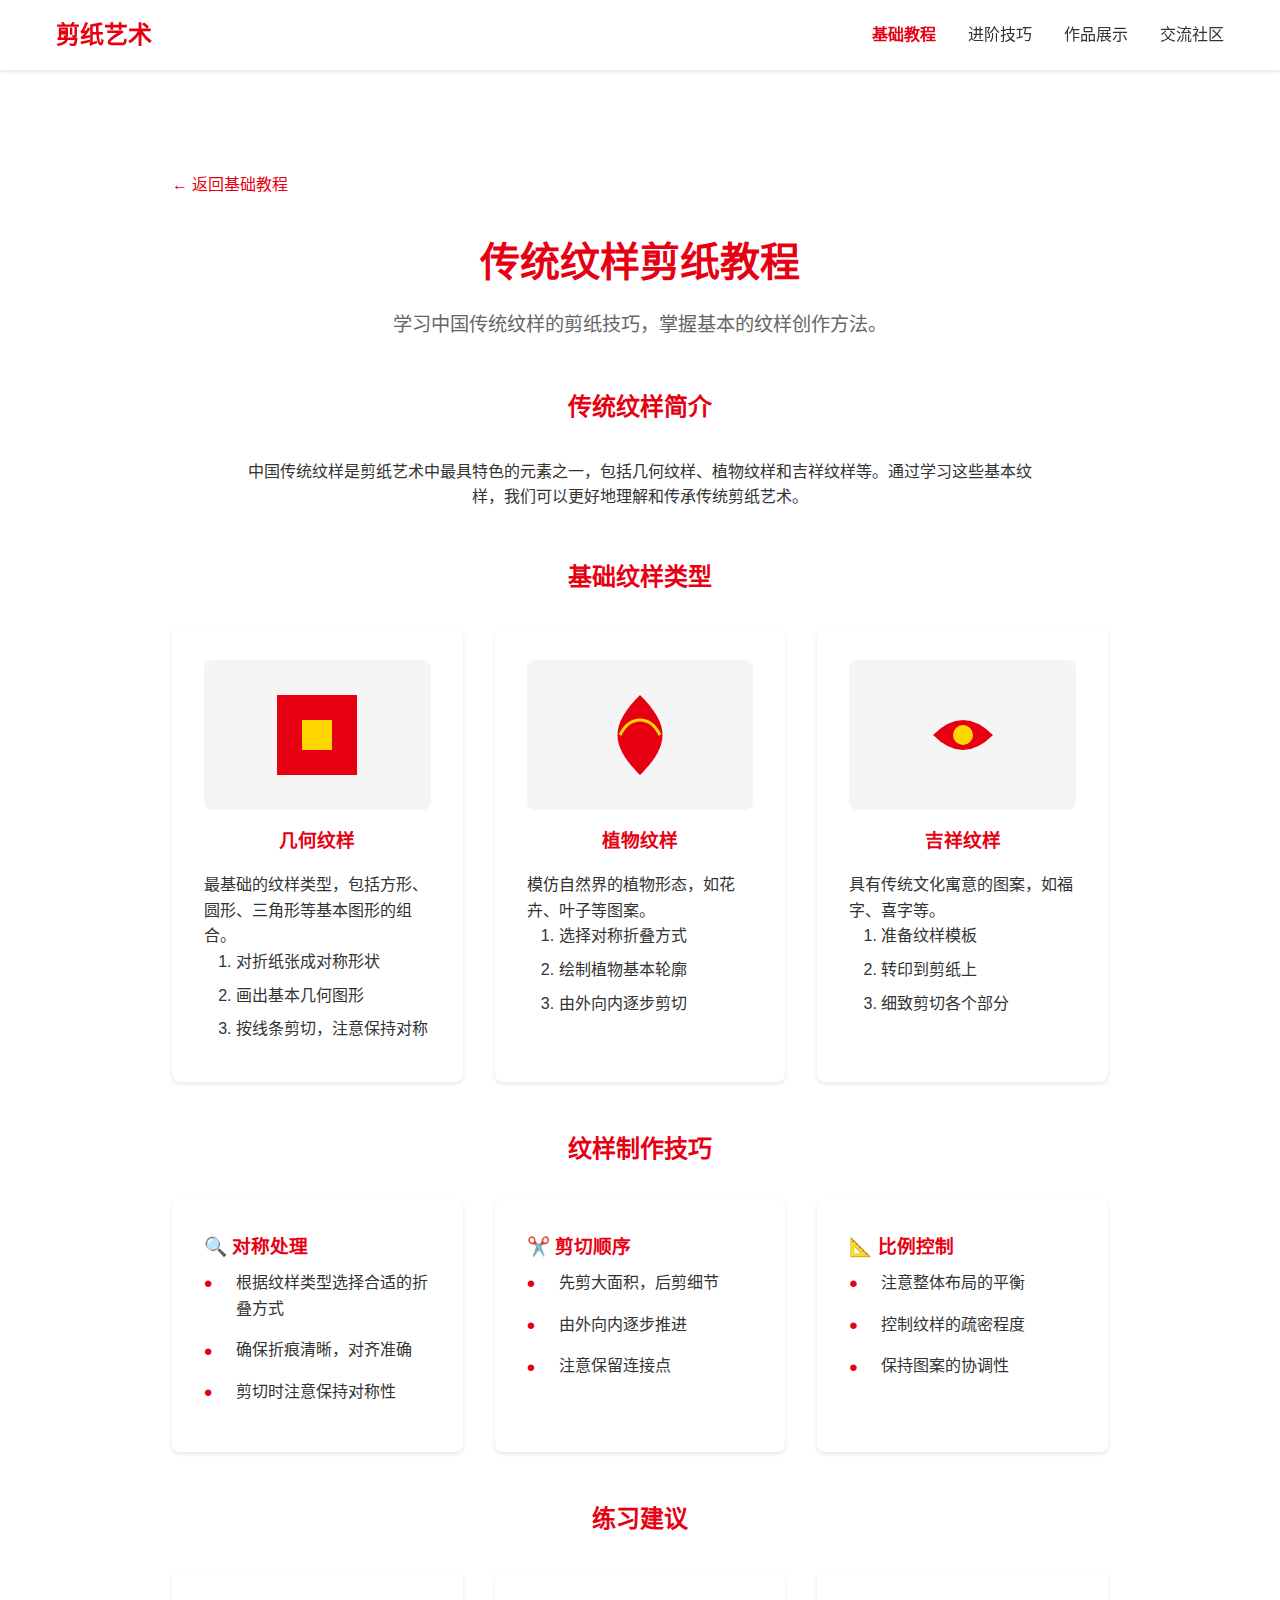
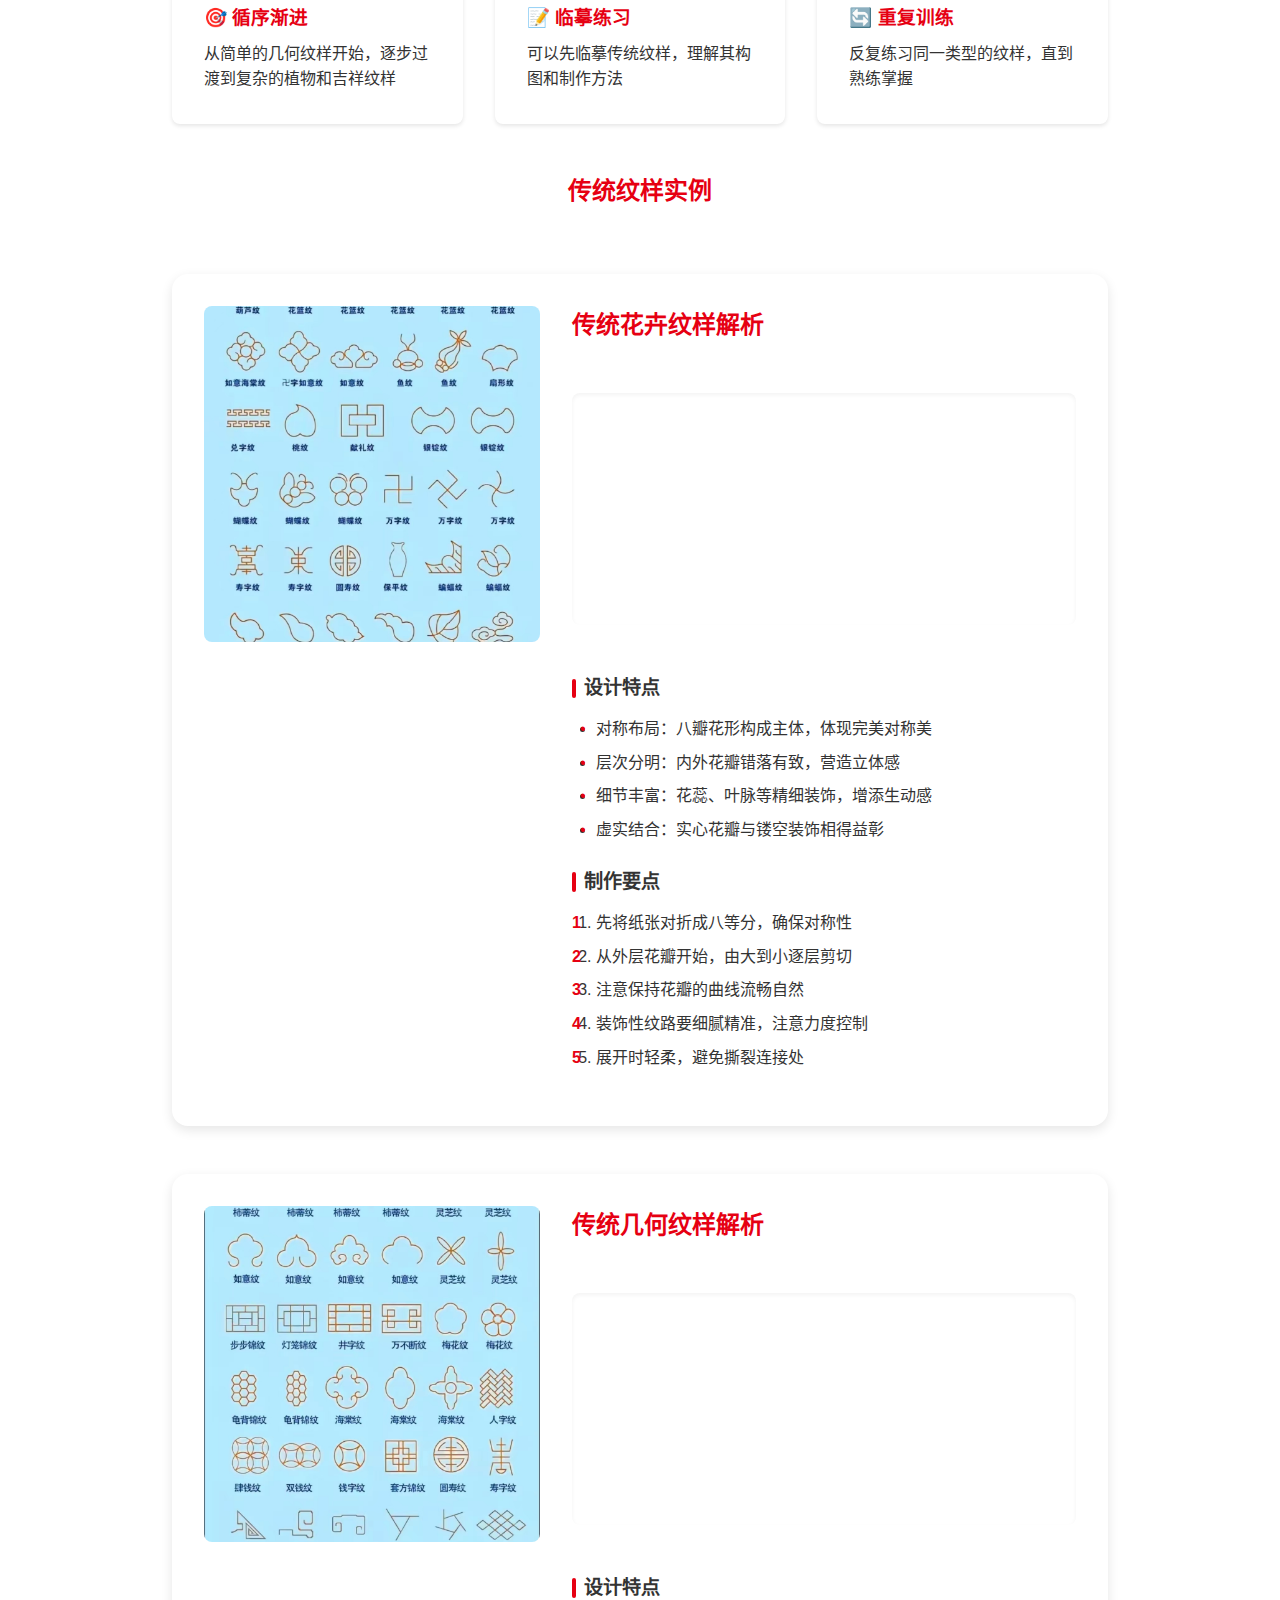
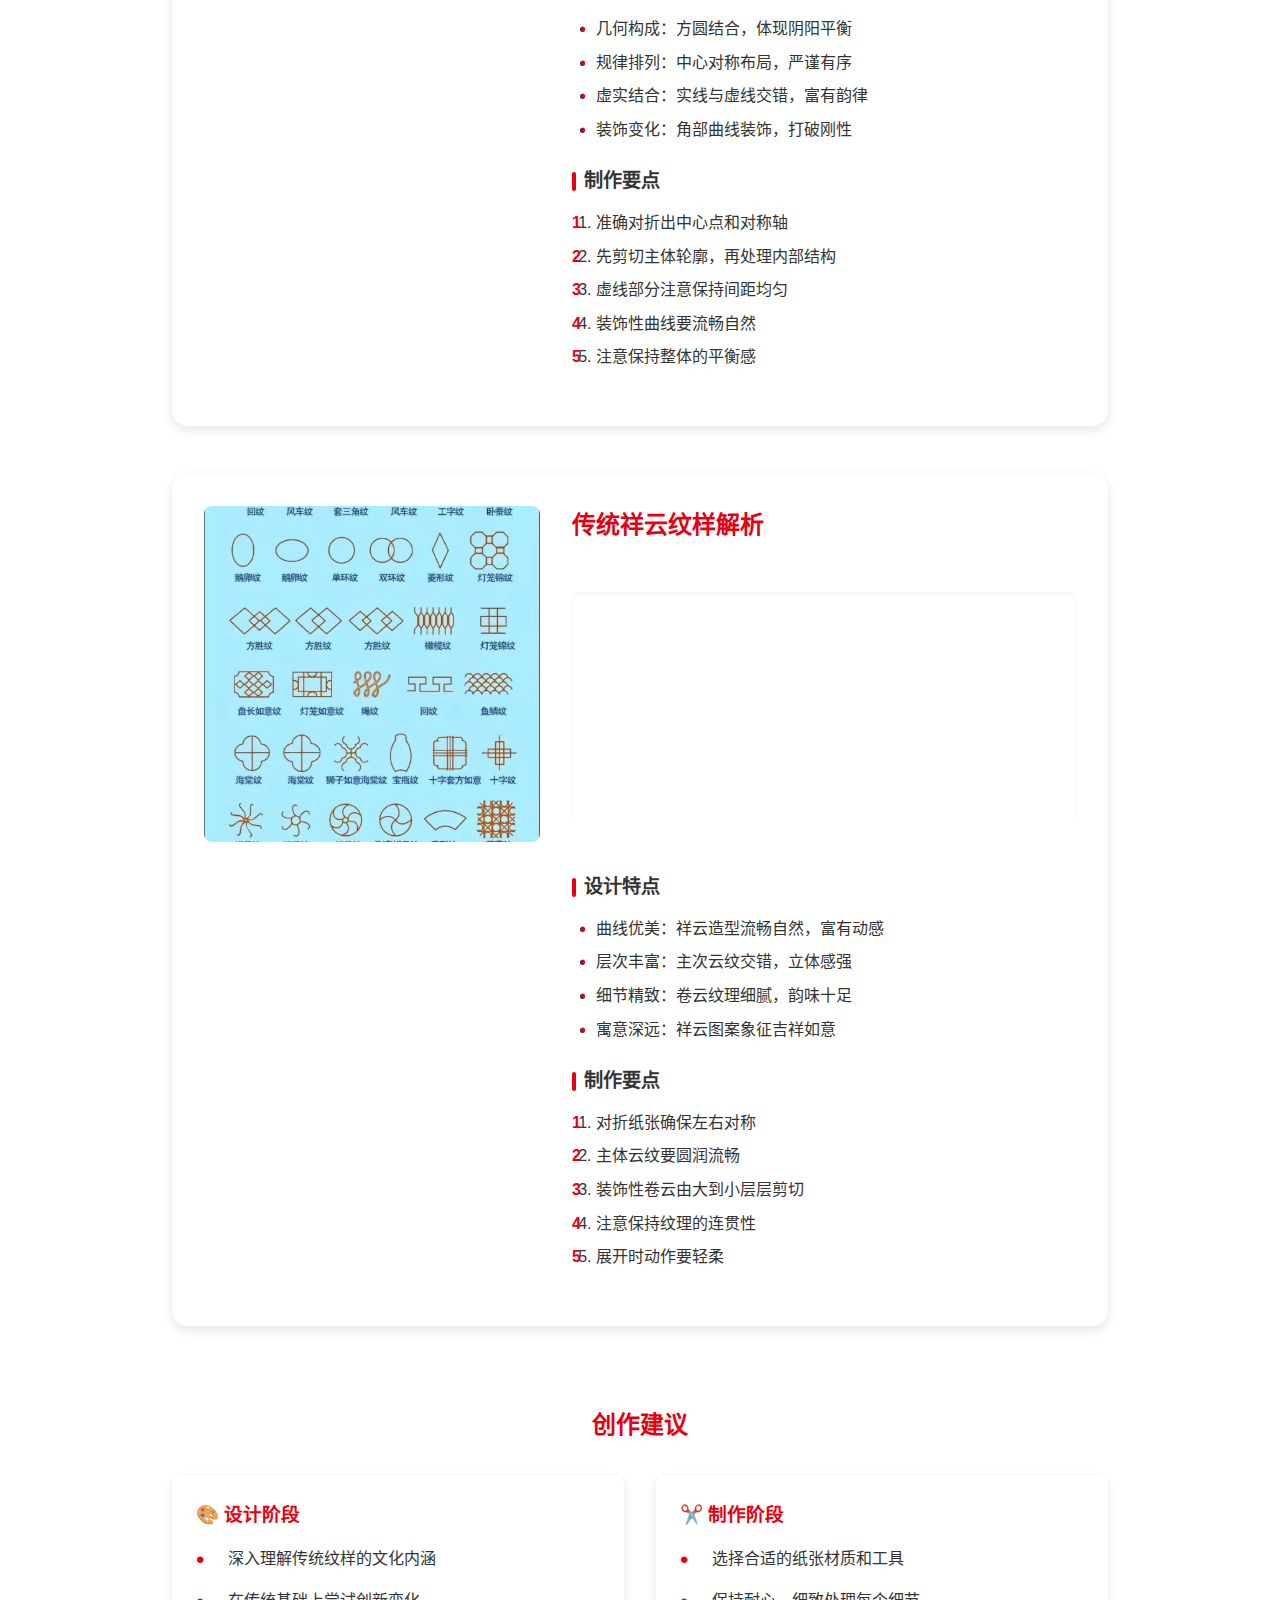
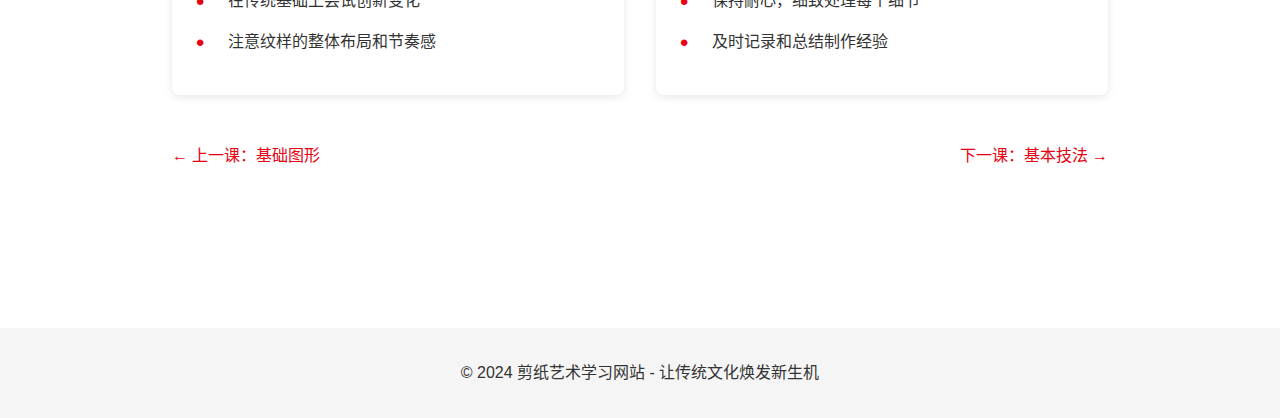
<file: pages/basic/courses/patterns.html>
<!DOCTYPE html>
<html lang="zh-CN">
<head>
    <meta charset="UTF-8">
    <meta name="viewport" content="width=device-width, initial-scale=1.0">
    <title>基础纹样教程 - 剪纸艺术学习网站</title>
    <link rel="stylesheet" href="https://cdn.bytedance.com/css/normalize.min.css">
    <link rel="stylesheet" href="../../../styles/main.css">
    <link rel="stylesheet" href="../style.css">
    <link rel="stylesheet" href="course-style.css">
</head>
<body>
    <header class="header">
        <nav class="nav">
            <div class="nav__logo"><a href="../../../index.html">剪纸艺术</a></div>
            <ul class="nav__menu">
                <li><a href="../../basic/index.html" class="active">基础教程</a></li>
                <li><a href="../../advanced/index.html">进阶技巧</a></li>
                <li><a href="../../gallery/index.html">作品展示</a></li>
                <li><a href="../../community/index.html">交流社区</a></li>
            </ul>
        </nav>
    </header>

    <main class="main">
        <div class="course-content">
            <nav class="course-nav">
                <a href="../index.html" class="course-nav__back">← 返回基础教程</a>
            </nav>

            <article class="lesson">
                <header class="lesson-header">
                    <h1>传统纹样剪纸教程</h1>
                    <p class="lesson-intro">学习中国传统纹样的剪纸技巧，掌握基本的纹样创作方法。</p>
                </header>

                <section class="lesson-section">
                    <h2>传统纹样简介</h2>
                    <div class="pattern-intro">
                        <p>中国传统纹样是剪纸艺术中最具特色的元素之一，包括几何纹样、植物纹样和吉祥纹样等。通过学习这些基本纹样，我们可以更好地理解和传承传统剪纸艺术。</p>
                    </div>
                </section>

                <section class="lesson-section">
                    <h2>基础纹样类型</h2>
                    <div class="patterns-grid">
                        <div class="pattern-card">
                            <div class="pattern-demo">
                                <svg viewBox="0 0 100 100">
                                    <path d="M10,10 L90,10 L90,90 L10,90 Z M20,20 L80,20 L80,80 L20,80 Z" 
                                          fill="var(--color-primary)"/>
                                    <path d="M35,35 L65,35 L65,65 L35,65 Z" 
                                          fill="var(--color-secondary)"/>
                                </svg>
                            </div>
                            <h3>几何纹样</h3>
                            <div class="pattern-content">
                                <p>最基础的纹样类型，包括方形、圆形、三角形等基本图形的组合。</p>
                                <ol class="steps-list">
                                    <li>对折纸张成对称形状</li>
                                    <li>画出基本几何图形</li>
                                    <li>按线条剪切，注意保持对称</li>
                                </ol>
                            </div>
                        </div>
                        <div class="pattern-card">
                            <div class="pattern-demo">
                                <svg viewBox="0 0 100 100">
                                    <path d="M50,10 C20,40 20,60 50,90 C80,60 80,40 50,10" 
                                          fill="var(--color-primary)"/>
                                    <path d="M30,50 C40,30 60,30 70,50" 
                                          stroke="var(--color-secondary)" 
                                          fill="none" 
                                          stroke-width="3"/>
                                </svg>
                            </div>
                            <h3>植物纹样</h3>
                            <div class="pattern-content">
                                <p>模仿自然界的植物形态，如花卉、叶子等图案。</p>
                                <ol class="steps-list">
                                    <li>选择对称折叠方式</li>
                                    <li>绘制植物基本轮廓</li>
                                    <li>由外向内逐步剪切</li>
                                </ol>
                            </div>
                        </div>
                        <div class="pattern-card">
                            <div class="pattern-demo">
                                <svg viewBox="0 0 100 100">
                                    <path d="M20,50 Q50,20 80,50 Q50,80 20,50" 
                                          fill="var(--color-primary)"/>
                                    <circle cx="50" cy="50" r="10" 
                                          fill="var(--color-secondary)"/>
                                </svg>
                            </div>
                            <h3>吉祥纹样</h3>
                            <div class="pattern-content">
                                <p>具有传统文化寓意的图案，如福字、喜字等。</p>
                                <ol class="steps-list">
                                    <li>准备纹样模板</li>
                                    <li>转印到剪纸上</li>
                                    <li>细致剪切各个部分</li>
                                </ol>
                            </div>
                        </div>
                    </div>
                </section>

                <section class="lesson-section">
                    <h2>纹样制作技巧</h2>
                    <div class="technique-tips">
                        <div class="technique-tip">
                            <h3>🔍 对称处理</h3>
                            <ul class="detail-list">
                                <li>根据纹样类型选择合适的折叠方式</li>
                                <li>确保折痕清晰，对齐准确</li>
                                <li>剪切时注意保持对称性</li>
                            </ul>
                        </div>
                        <div class="technique-tip">
                            <h3>✂️ 剪切顺序</h3>
                            <ul class="detail-list">
                                <li>先剪大面积，后剪细节</li>
                                <li>由外向内逐步推进</li>
                                <li>注意保留连接点</li>
                            </ul>
                        </div>
                        <div class="technique-tip">
                            <h3>📐 比例控制</h3>
                            <ul class="detail-list">
                                <li>注意整体布局的平衡</li>
                                <li>控制纹样的疏密程度</li>
                                <li>保持图案的协调性</li>
                            </ul>
                        </div>
                    </div>
                </section>

                <section class="lesson-section">
                    <h2>练习建议</h2>
                    <div class="practice-tips">
                        <div class="practice-tip">
                            <h3>🎯 循序渐进</h3>
                            <p>从简单的几何纹样开始，逐步过渡到复杂的植物和吉祥纹样</p>
                        </div>
                        <div class="practice-tip">
                            <h3>📝 临摹练习</h3>
                            <p>可以先临摹传统纹样，理解其构图和制作方法</p>
                        </div>
                        <div class="practice-tip">
                            <h3>🔄 重复训练</h3>
                            <p>反复练习同一类型的纹样，直到熟练掌握</p>
                        </div>
                    </div>
                </section>

                <section class="lesson-section">
                    <h2>传统纹样实例</h2>
                    <div class="patterns-showcase">
                        <!-- 传统花卉纹样 -->
                        <div class="pattern-showcase-item">
                            <div class="pattern-showcase-image">
                                <img src="../../../assets/images/basic_pattern/微信图片_20250122181147.jpg" alt="传统花卉纹样" class="showcase-image">
                            </div>
                            <div class="pattern-showcase-content">
                                <h3>传统花卉纹样解析</h3>
                                <div class="pattern-analysis">
                                    <svg viewBox="0 0 200 200" xmlns="http://www.w3.org/2000/svg" class="analysis-svg">
                                        <!-- 主花朵结构 -->
                                        <path d="M100,50 C120,50 140,70 140,90 C140,110 120,130 100,130 C80,130 60,110 60,90 C60,70 80,50 100,50" 
                                              fill="none" stroke="var(--color-primary)" stroke-width="2"/>
                                        <!-- 花瓣细节 -->
                                        <path d="M100,60 Q120,70 100,90 Q80,70 100,60" fill="none" stroke="var(--color-primary)" stroke-width="1.5"/>
                                        <path d="M110,70 Q130,80 110,100 Q90,80 110,70" fill="none" stroke="var(--color-primary)" stroke-width="1.5"/>
                                        <path d="M90,70 Q70,80 90,100 Q110,80 90,70" fill="none" stroke="var(--color-primary)" stroke-width="1.5"/>
                                        <!-- 装饰性线条 -->
                                        <path d="M100,40 L100,150" stroke="var(--color-primary)" stroke-width="1" stroke-dasharray="4,4"/>
                                        <path d="M40,90 L160,90" stroke="var(--color-primary)" stroke-width="1" stroke-dasharray="4,4"/>
                                    </svg>
                                </div>
                                <div class="pattern-details">
                                    <h4>设计特点</h4>
                                    <ul class="feature-list">
                                        <li>对称布局：八瓣花形构成主体，体现完美对称美</li>
                                        <li>层次分明：内外花瓣错落有致，营造立体感</li>
                                        <li>细节丰富：花蕊、叶脉等精细装饰，增添生动感</li>
                                        <li>虚实结合：实心花瓣与镂空装饰相得益彰</li>
                                    </ul>
                                    <h4>制作要点</h4>
                                    <ol class="technique-list">
                                        <li>先将纸张对折成八等分，确保对称性</li>
                                        <li>从外层花瓣开始，由大到小逐层剪切</li>
                                        <li>注意保持花瓣的曲线流畅自然</li>
                                        <li>装饰性纹路要细腻精准，注意力度控制</li>
                                        <li>展开时轻柔，避免撕裂连接处</li>
                                    </ol>
                                </div>
                            </div>
                        </div>

                        <!-- 传统几何纹样 -->
                        <div class="pattern-showcase-item">
                            <div class="pattern-showcase-image">
                                <img src="../../../assets/images/basic_pattern/微信图片_20250122181159.jpg" alt="传统几何纹样" class="showcase-image">
                            </div>
                            <div class="pattern-showcase-content">
                                <h3>传统几何纹样解析</h3>
                                <div class="pattern-analysis">
                                    <svg viewBox="0 0 200 200" xmlns="http://www.w3.org/2000/svg" class="analysis-svg">
                                        <!-- 主体几何结构 -->
                                        <rect x="60" y="60" width="80" height="80" fill="none" stroke="var(--color-primary)" stroke-width="2" transform="rotate(45, 100, 100)"/>
                                        <circle cx="100" cy="100" r="40" fill="none" stroke="var(--color-primary)" stroke-width="2"/>
                                        <!-- 内部装饰线条 -->
                                        <path d="M60,100 L140,100 M100,60 L100,140" stroke="var(--color-primary)" stroke-width="1" stroke-dasharray="4,4"/>
                                        <circle cx="100" cy="100" r="20" fill="none" stroke="var(--color-primary)" stroke-width="1.5"/>
                                        <!-- 角部装饰 -->
                                        <path d="M60,60 Q80,70 100,60 Q120,70 140,60" fill="none" stroke="var(--color-primary)" stroke-width="1"/>
                                        <path d="M60,140 Q80,130 100,140 Q120,130 140,140" fill="none" stroke="var(--color-primary)" stroke-width="1"/>
                                    </svg>
                                </div>
                                <div class="pattern-details">
                                    <h4>设计特点</h4>
                                    <ul class="feature-list">
                                        <li>几何构成：方圆结合，体现阴阳平衡</li>
                                        <li>规律排列：中心对称布局，严谨有序</li>
                                        <li>虚实结合：实线与虚线交错，富有韵律</li>
                                        <li>装饰变化：角部曲线装饰，打破刚性</li>
                                    </ul>
                                    <h4>制作要点</h4>
                                    <ol class="technique-list">
                                        <li>准确对折出中心点和对称轴</li>
                                        <li>先剪切主体轮廓，再处理内部结构</li>
                                        <li>虚线部分注意保持间距均匀</li>
                                        <li>装饰性曲线要流畅自然</li>
                                        <li>注意保持整体的平衡感</li>
                                    </ol>
                                </div>
                            </div>
                        </div>

                        <!-- 传统祥云纹样 -->
                        <div class="pattern-showcase-item">
                            <div class="pattern-showcase-image">
                                <img src="../../../assets/images/basic_pattern/微信图片_20250122181203.jpg" alt="传统祥云纹样" class="showcase-image">
                            </div>
                            <div class="pattern-showcase-content">
                                <h3>传统祥云纹样解析</h3>
                                <div class="pattern-analysis">
                                    <svg viewBox="0 0 200 200" xmlns="http://www.w3.org/2000/svg" class="analysis-svg">
                                        <!-- 主体云纹 -->
                                        <path d="M40,100 C60,60 140,60 160,100 C140,140 60,140 40,100" 
                                              fill="none" stroke="var(--color-primary)" stroke-width="2"/>
                                        <!-- 装饰性卷云 -->
                                        <path d="M60,90 C80,70 120,70 140,90" fill="none" stroke="var(--color-primary)" stroke-width="1.5"/>
                                        <path d="M60,110 C80,130 120,130 140,110" fill="none" stroke="var(--color-primary)" stroke-width="1.5"/>
                                        <!-- 细节纹理 -->
                                        <path d="M80,85 Q100,75 120,85" fill="none" stroke="var(--color-primary)" stroke-width="1"/>
                                        <path d="M80,115 Q100,125 120,115" fill="none" stroke="var(--color-primary)" stroke-width="1"/>
                                        <!-- 装饰点缀 -->
                                        <circle cx="70" cy="100" r="3" fill="none" stroke="var(--color-primary)" stroke-width="1"/>
                                        <circle cx="130" cy="100" r="3" fill="none" stroke="var(--color-primary)" stroke-width="1"/>
                                    </svg>
                                </div>
                                <div class="pattern-details">
                                    <h4>设计特点</h4>
                                    <ul class="feature-list">
                                        <li>曲线优美：祥云造型流畅自然，富有动感</li>
                                        <li>层次丰富：主次云纹交错，立体感强</li>
                                        <li>细节精致：卷云纹理细腻，韵味十足</li>
                                        <li>寓意深远：祥云图案象征吉祥如意</li>
                                    </ul>
                                    <h4>制作要点</h4>
                                    <ol class="technique-list">
                                        <li>对折纸张确保左右对称</li>
                                        <li>主体云纹要圆润流畅</li>
                                        <li>装饰性卷云由大到小层层剪切</li>
                                        <li>注意保持纹理的连贯性</li>
                                        <li>展开时动作要轻柔</li>
                                    </ol>
                                </div>
                            </div>
                        </div>
                    </div>
                </section>

                <section class="lesson-section">
                    <h2>创作建议</h2>
                    <div class="creation-tips">
                        <div class="tip-item">
                            <h3>🎨 设计阶段</h3>
                            <ul class="tips-list">
                                <li>深入理解传统纹样的文化内涵</li>
                                <li>在传统基础上尝试创新变化</li>
                                <li>注意纹样的整体布局和节奏感</li>
                            </ul>
                        </div>
                        <div class="tip-item">
                            <h3>✂️ 制作阶段</h3>
                            <ul class="tips-list">
                                <li>选择合适的纸张材质和工具</li>
                                <li>保持耐心，细致处理每个细节</li>
                                <li>及时记录和总结制作经验</li>
                            </ul>
                        </div>
                    </div>
                </section>
            </article>

            <nav class="course-nav">
                <a href="basic-shapes.html" class="course-nav__back">← 上一课：基础图形</a>
                <a href="techniques.html" class="course-nav__next">下一课：基本技法 →</a>
            </nav>
        </div>
    </main>

    <footer class="footer">
        <p>&copy; 2024 剪纸艺术学习网站 - 让传统文化焕发新生机</p>
    </footer>

    <script src="../../../scripts/main.js"></script>
</body>
</html>
</file>
<file: styles/main.css>
/* 主题变量 */
:root {
    /* 颜色 */
    --color-primary: #e60012;      /* 中国红 */
    --color-secondary: #ffd700;    /* 金色 */
    --color-text: #333333;
    --color-text-light: #666666;
    --color-background: #ffffff;
    --color-background-alt: #f5f5f5;
    
    /* 字体 */
    --font-family: -apple-system, "PingFang SC", "Microsoft YaHei", sans-serif;
    
    /* 间距 */
    --spacing-xs: 0.5rem;
    --spacing-sm: 1rem;
    --spacing-md: 2rem;
    --spacing-lg: 3rem;
    
    /* 圆角 */
    --border-radius: 8px;
}

/* 基础样式重置 */
* {
    margin: 0;
    padding: 0;
    box-sizing: border-box;
}

body {
    font-family: var(--font-family);
    color: var(--color-text);
    line-height: 1.6;
}

/* 导航栏样式 */
.header {
    background-color: var(--color-background);
    box-shadow: 0 2px 4px rgba(0, 0, 0, 0.1);
    position: fixed;
    width: 100%;
    top: 0;
    z-index: 100;
}

.nav {
    max-width: 1200px;
    margin: 0 auto;
    padding: var(--spacing-sm);
    display: flex;
    justify-content: space-between;
    align-items: center;
}

.nav__logo {
    font-size: 1.5rem;
    font-weight: bold;
    color: var(--color-primary);
}

.nav__menu {
    display: flex;
    list-style: none;
    gap: var(--spacing-md);
}

.nav__menu a {
    text-decoration: none;
    color: var(--color-text);
    font-weight: 500;
    transition: color 0.3s ease;
}

.nav__menu a:hover {
    color: var(--color-primary);
}

/* 主要内容区域 */
.main {
    margin-top: 60px;
    padding: var(--spacing-lg) var(--spacing-sm);
}

/* 英雄区域 */
.hero {
    text-align: center;
    padding: var(--spacing-lg) 0;
    background-color: var(--color-background-alt);
    border-radius: var(--border-radius);
    margin-bottom: var(--spacing-lg);
}

.hero h1 {
    font-size: 2.5rem;
    color: var(--color-primary);
    margin-bottom: var(--spacing-sm);
}

.hero p {
    font-size: 1.2rem;
    color: var(--color-text-light);
    margin-bottom: var(--spacing-md);
}

/* 按钮样式 */
.btn {
    display: inline-block;
    padding: var(--spacing-sm) var(--spacing-md);
    border-radius: var(--border-radius);
    text-decoration: none;
    font-weight: bold;
    transition: all 0.3s ease;
}

.btn--primary {
    background-color: var(--color-primary);
    color: white;
}

.btn--primary:hover {
    background-color: #cc0000;
    transform: translateY(-2px);
}

/* 特性区域 */
.features {
    max-width: 1200px;
    margin: 0 auto;
    padding: var(--spacing-lg) var(--spacing-sm);
}

.features h2 {
    text-align: center;
    margin-bottom: var(--spacing-lg);
    color: var(--color-primary);
}

.features__grid {
    display: grid;
    grid-template-columns: repeat(auto-fit, minmax(250px, 1fr));
    gap: var(--spacing-md);
}

.feature-card {
    background: var(--color-background);
    padding: var(--spacing-md);
    border-radius: var(--border-radius);
    text-align: center;
    box-shadow: 0 4px 6px rgba(0, 0, 0, 0.1);
    transition: transform 0.3s ease;
}

.feature-card:hover {
    transform: translateY(-5px);
}

.feature-card__icon {
    font-size: 2rem;
    margin-bottom: var(--spacing-sm);
}

.feature-card h3 {
    margin-bottom: var(--spacing-xs);
    color: var(--color-primary);
}

/* 页脚样式 */
.footer {
    background-color: var(--color-background-alt);
    text-align: center;
    padding: var(--spacing-md);
    margin-top: var(--spacing-lg);
}

/* 响应式设计 */
@media (max-width: 768px) {
    .nav {
        flex-direction: column;
        gap: var(--spacing-sm);
    }
    
    .nav__menu {
        flex-direction: column;
        align-items: center;
    }
    
    .hero h1 {
        font-size: 2rem;
    }
    
    .features__grid {
        grid-template-columns: 1fr;
    }
}
</file>
<file: pages/advanced/style.css>
/* 进阶教程页面样式 */
.advanced-content {
    max-width: 1200px;
    margin: 0 auto;
    padding: var(--spacing-md);
}

/* 页面介绍部分 */
.advanced-intro {
    text-align: center;
    margin-bottom: var(--spacing-xl);
    padding: var(--spacing-lg) 0;
}

.advanced-intro h1 {
    color: var(--color-primary);
    font-size: 2.5rem;
    margin-bottom: var(--spacing-sm);
}

.intro-text {
    font-size: 1.2rem;
    color: var(--color-text-light);
    max-width: 800px;
    margin: 0 auto;
}

/* 技能分类卡片 */
.categories-grid {
    display: grid;
    grid-template-columns: repeat(auto-fit, minmax(300px, 1fr));
    gap: var(--spacing-lg);
    margin-bottom: var(--spacing-xl);
}

.category-card {
    background: var(--color-background);
    border-radius: var(--border-radius);
    padding: var(--spacing-md);
    box-shadow: 0 2px 4px rgba(0, 0, 0, 0.1);
    transition: transform 0.3s ease;
}

.category-card:hover {
    transform: translateY(-5px);
}

.category-icon {
    width: 80px;
    height: 80px;
    margin: 0 auto var(--spacing-md);
}

.category-card h3 {
    color: var(--color-primary);
    text-align: center;
    margin-bottom: var(--spacing-sm);
}

.skill-list {
    list-style: none;
    padding: 0;
    margin: var(--spacing-md) 0;
}

.skill-list li {
    padding: var(--spacing-xs) 0;
    color: var(--color-text);
    position: relative;
    padding-left: 1.5em;
}

.skill-list li::before {
    content: "•";
    color: var(--color-primary);
    position: absolute;
    left: 0.5em;
}

/* 高级技法部分 */
.techniques-grid {
    display: grid;
    grid-template-columns: repeat(auto-fit, minmax(300px, 1fr));
    gap: var(--spacing-lg);
    margin-bottom: var(--spacing-xl);
}

.technique-card {
    display: flex;
    align-items: center;
    background: var(--color-background);
    border-radius: var(--border-radius);
    padding: var(--spacing-md);
    box-shadow: 0 2px 4px rgba(0, 0, 0, 0.1);
}

.technique-demo {
    width: 100px;
    height: 100px;
    margin-right: var(--spacing-md);
    background: var(--color-background-alt);
    border-radius: var(--border-radius);
    display: flex;
    align-items: center;
    justify-content: center;
}

.technique-content {
    flex: 1;
}

.technique-content h3 {
    color: var(--color-primary);
    margin-bottom: var(--spacing-xs);
}

/* 创作流程部分 */
.process-steps {
    display: grid;
    grid-template-columns: repeat(auto-fit, minmax(200px, 1fr));
    gap: var(--spacing-lg);
    margin: var(--spacing-lg) 0;
}

.process-step {
    text-align: center;
    padding: var(--spacing-md);
    background: var(--color-background);
    border-radius: var(--border-radius);
    box-shadow: 0 2px 4px rgba(0, 0, 0, 0.1);
}

.step-number {
    width: 40px;
    height: 40px;
    line-height: 40px;
    background: var(--color-primary);
    color: white;
    border-radius: 50%;
    margin: 0 auto var(--spacing-sm);
    font-weight: bold;
}

.process-step h3 {
    color: var(--color-primary);
    margin-bottom: var(--spacing-xs);
}

/* 大师经验分享部分 */
.insights-grid {
    display: grid;
    grid-template-columns: repeat(auto-fit, minmax(300px, 1fr));
    gap: var(--spacing-lg);
    margin: var(--spacing-lg) 0;
}

.insight-card {
    display: flex;
    align-items: flex-start;
    background: var(--color-background);
    border-radius: var(--border-radius);
    padding: var(--spacing-md);
    box-shadow: 0 2px 4px rgba(0, 0, 0, 0.1);
}

.master-avatar {
    width: 50px;
    height: 50px;
    background: var(--color-background-alt);
    border-radius: 50%;
    margin-right: var(--spacing-md);
    display: flex;
    align-items: center;
    justify-content: center;
    font-size: 1.5rem;
}

.insight-content h3 {
    color: var(--color-primary);
    margin-bottom: var(--spacing-xs);
}

.master-name {
    display: block;
    color: var(--color-text-light);
    margin-top: var(--spacing-xs);
    font-style: italic;
}

/* 按钮样式 */
.btn {
    display: inline-block;
    padding: var(--spacing-xs) var(--spacing-md);
    border-radius: var(--border-radius);
    text-decoration: none;
    text-align: center;
    transition: all 0.3s ease;
}

.btn--primary {
    background: var(--color-primary);
    color: white;
}

.btn--primary:hover {
    background: #cc0000;
    transform: translateY(-2px);
}

.btn--secondary {
    background: var(--color-background-alt);
    color: var(--color-primary);
}

.btn--secondary:hover {
    background: var(--color-background);
    transform: translateY(-2px);
}

/* 响应式设计 */
@media (max-width: 768px) {
    .advanced-intro h1 {
        font-size: 2rem;
    }

    .categories-grid,
    .techniques-grid,
    .insights-grid {
        grid-template-columns: 1fr;
    }

    .technique-card {
        flex-direction: column;
        text-align: center;
    }

    .technique-demo {
        margin: 0 auto var(--spacing-md);
    }

    .process-steps {
        grid-template-columns: 1fr;
    }

    .insight-card {
        flex-direction: column;
        text-align: center;
    }

    .master-avatar {
        margin: 0 auto var(--spacing-md);
    }
}
</file>
<file: pages/basic/style.css>
/* 基础教程页面样式 */

/* 活动导航项样式 */
.nav__menu a.active {
    color: var(--color-primary);
    font-weight: bold;
}

.nav__logo a {
    text-decoration: none;
    color: var(--color-primary);
}

/* 基础内容布局 */
.basic-content {
    max-width: 1200px;
    margin: 0 auto;
    padding: var(--spacing-md);
}

/* 介绍部分 */
.basic-intro {
    text-align: center;
    margin-bottom: var(--spacing-lg);
}

.basic-intro h1 {
    color: var(--color-primary);
    font-size: 2.5rem;
    margin-bottom: var(--spacing-sm);
}

.intro-text {
    font-size: 1.2rem;
    color: var(--color-text-light);
    max-width: 800px;
    margin: 0 auto;
}

/* 工具部分 */
.tools-section {
    margin-bottom: var(--spacing-lg);
}

.tools-section h2 {
    text-align: center;
    color: var(--color-primary);
    margin-bottom: var(--spacing-md);
}

.tools-grid {
    display: grid;
    grid-template-columns: repeat(auto-fit, minmax(250px, 1fr));
    gap: var(--spacing-md);
}

.tool-card {
    background: var(--color-background);
    padding: var(--spacing-md);
    border-radius: var(--border-radius);
    text-align: center;
    box-shadow: 0 2px 4px rgba(0, 0, 0, 0.1);
    transition: transform 0.3s ease;
}

.tool-card:hover {
    transform: translateY(-5px);
}

.tool-icon {
    font-size: 2.5rem;
    margin-bottom: var(--spacing-sm);
}

/* 课程部分 */
.courses-section {
    margin-bottom: var(--spacing-lg);
}

.courses-section h2 {
    text-align: center;
    color: var(--color-primary);
    margin-bottom: var(--spacing-md);
}

.course-grid {
    display: grid;
    grid-template-columns: repeat(auto-fit, minmax(300px, 1fr));
    gap: var(--spacing-md);
}

.course-card {
    background: var(--color-background);
    padding: var(--spacing-md);
    border-radius: var(--border-radius);
    text-align: center;
    box-shadow: 0 2px 4px rgba(0, 0, 0, 0.1);
    text-decoration: none;
    color: var(--color-text);
    transition: all 0.3s ease;
}

.course-card:hover {
    transform: translateY(-5px);
    box-shadow: 0 4px 8px rgba(0, 0, 0, 0.15);
}

.course-image {
    margin-bottom: var(--spacing-sm);
    height: 150px;
    display: flex;
    align-items: center;
    justify-content: center;
}

.course-image svg {
    width: 100px;
    height: 100px;
}

/* 贴士部分 */
.tips-section {
    background-color: var(--color-background-alt);
    padding: var(--spacing-lg);
    border-radius: var(--border-radius);
}

.tips-section h2 {
    text-align: center;
    color: var(--color-primary);
    margin-bottom: var(--spacing-md);
}

.tips-container {
    display: grid;
    grid-template-columns: repeat(auto-fit, minmax(250px, 1fr));
    gap: var(--spacing-md);
}

.tip-item {
    background: var(--color-background);
    padding: var(--spacing-md);
    border-radius: var(--border-radius);
    box-shadow: 0 2px 4px rgba(0, 0, 0, 0.1);
}

.tip-item h3 {
    color: var(--color-primary);
    margin-bottom: var(--spacing-xs);
    display: flex;
    align-items: center;
    gap: var(--spacing-xs);
}

/* 响应式设计 */
@media (max-width: 768px) {
    .basic-intro h1 {
        font-size: 2rem;
    }
    
    .tools-grid,
    .course-grid,
    .tips-container {
        grid-template-columns: 1fr;
    }
    
    .course-image {
        height: 120px;
    }
}
</file>
<file: pages/community/style.css>
/* 作品上传页面样式 */
:root {
    --form-spacing: 1.5rem;
    --input-height: 40px;
    --input-radius: 8px;
    --input-border: 1px solid var(--color-border);
    --input-focus-shadow: 0 0 0 2px rgba(var(--color-primary-rgb), 0.2);
}

.submit-content {
    max-width: 800px;
    margin: 0 auto;
    padding: var(--spacing-lg);
}

/* 页面头部 */
.submit-header {
    text-align: center;
    margin-bottom: var(--spacing-xl);
}

.submit-header h1 {
    font-size: 2.5rem;
    color: var(--color-primary);
    margin-bottom: var(--spacing-sm);
}

.intro-text {
    font-size: 1.2rem;
    color: var(--color-text);
    max-width: 600px;
    margin: 0 auto;
}

/* 表单样式 */
.work-form {
    background: var(--color-background);
    border-radius: var(--card-radius);
    padding: var(--spacing-lg);
    box-shadow: var(--card-shadow);
}

.form-group {
    margin-bottom: var(--form-spacing);
}

.form-group label {
    display: block;
    margin-bottom: var(--spacing-xs);
    color: var(--color-text);
    font-weight: 500;
}

/* 输入框样式 */
.form-group input[type="text"],
.form-group select,
.form-group textarea {
    width: 100%;
    height: var(--input-height);
    padding: 0 var(--spacing-sm);
    border: var(--input-border);
    border-radius: var(--input-radius);
    background: var(--color-background);
    color: var(--color-text);
    transition: all 0.3s ease;
}

.form-group textarea {
    height: auto;
    padding: var(--spacing-sm);
    resize: vertical;
}

.form-group input[type="text"]:focus,
.form-group select:focus,
.form-group textarea:focus {
    outline: none;
    border-color: var(--color-primary);
    box-shadow: var(--input-focus-shadow);
}

/* 字数统计 */
.char-count {
    text-align: right;
    font-size: 0.9rem;
    color: var(--color-text-light);
    margin-top: var(--spacing-xs);
}

/* 复选框组 */
.checkbox-group {
    display: grid;
    grid-template-columns: repeat(auto-fit, minmax(120px, 1fr));
    gap: var(--spacing-sm);
}

.checkbox-label {
    display: flex;
    align-items: center;
    cursor: pointer;
}

.checkbox-label input[type="checkbox"] {
    margin-right: var(--spacing-xs);
}

/* 上传区域 */
.upload-group {
    margin-bottom: var(--form-spacing);
}

.upload-area {
    position: relative;
    border: 2px dashed var(--color-border);
    border-radius: var(--input-radius);
    padding: var(--spacing-lg);
    text-align: center;
    cursor: pointer;
    transition: all 0.3s ease;
}

.upload-area:hover {
    border-color: var(--color-primary);
}

.upload-area.dragover {
    background: rgba(var(--color-primary-rgb), 0.1);
    border-color: var(--color-primary);
}

.file-input {
    position: absolute;
    top: 0;
    left: 0;
    width: 100%;
    height: 100%;
    opacity: 0;
    cursor: pointer;
}

.upload-icon {
    width: 48px;
    height: 48px;
    color: var(--color-primary);
    margin-bottom: var(--spacing-sm);
}

.upload-placeholder p {
    margin: var(--spacing-xs) 0;
    color: var(--color-text);
}

.upload-tip {
    font-size: 0.9rem;
    color: var(--color-text-light);
}

/* 预览区域 */
.preview-area {
    display: grid;
    grid-template-columns: repeat(auto-fill, minmax(120px, 1fr));
    gap: var(--spacing-sm);
    margin-top: var(--spacing-md);
}

.preview-item {
    position: relative;
    aspect-ratio: 1;
    border-radius: var(--input-radius);
    overflow: hidden;
}

.preview-item img {
    width: 100%;
    height: 100%;
    object-fit: cover;
}

.preview-remove {
    position: absolute;
    top: 4px;
    right: 4px;
    width: 20px;
    height: 20px;
    background: rgba(0, 0, 0, 0.5);
    border-radius: 50%;
    color: white;
    display: flex;
    align-items: center;
    justify-content: center;
    cursor: pointer;
}

/* 标签输入 */
.tags-input-container {
    border: var(--input-border);
    border-radius: var(--input-radius);
    padding: var(--spacing-xs);
    min-height: var(--input-height);
}

.tags-container {
    display: flex;
    flex-wrap: wrap;
    gap: var(--spacing-xs);
    margin-bottom: var(--spacing-xs);
}

.tag {
    display: flex;
    align-items: center;
    background: var(--color-background-alt);
    padding: 4px 8px;
    border-radius: 16px;
    font-size: 0.9rem;
}

.tag-remove {
    margin-left: 4px;
    cursor: pointer;
    color: var(--color-text-light);
}

/* 表单操作 */
.form-actions {
    display: flex;
    justify-content: flex-end;
    gap: var(--spacing-md);
    margin-top: var(--spacing-lg);
}

/* 预览模态框 */
.preview-modal {
    display: none;
    position: fixed;
    top: 0;
    left: 0;
    width: 100%;
    height: 100%;
    background: rgba(0, 0, 0, 0.5);
    z-index: 1000;
}

.preview-modal.active {
    display: flex;
    align-items: center;
    justify-content: center;
}

.modal-content {
    background: var(--color-background);
    border-radius: var(--card-radius);
    width: 90%;
    max-width: 800px;
    max-height: 90vh;
    overflow-y: auto;
}

.modal-header {
    display: flex;
    justify-content: space-between;
    align-items: center;
    padding: var(--spacing-md);
    border-bottom: 1px solid var(--color-border);
}

.close-btn {
    background: none;
    border: none;
    font-size: 1.5rem;
    color: var(--color-text-light);
    cursor: pointer;
}

.modal-body {
    padding: var(--spacing-lg);
}

.preview-work {
    display: grid;
    gap: var(--spacing-lg);
}

.preview-images {
    display: grid;
    grid-template-columns: repeat(auto-fit, minmax(200px, 1fr));
    gap: var(--spacing-md);
}

.preview-image {
    aspect-ratio: 1;
    border-radius: var(--input-radius);
    overflow: hidden;
}

.preview-image img {
    width: 100%;
    height: 100%;
    object-fit: cover;
}

.preview-info h3 {
    color: var(--color-primary);
    margin-bottom: var(--spacing-sm);
}

.preview-category {
    color: var(--color-text-light);
    margin-bottom: var(--spacing-sm);
}

.preview-desc {
    color: var(--color-text);
    margin-bottom: var(--spacing-md);
}

.preview-techniques {
    display: flex;
    flex-wrap: wrap;
    gap: var(--spacing-xs);
    margin-bottom: var(--spacing-md);
}

.preview-technique {
    background: var(--color-background-alt);
    padding: 4px 8px;
    border-radius: 16px;
    font-size: 0.9rem;
}

.preview-tags {
    display: flex;
    flex-wrap: wrap;
    gap: var(--spacing-xs);
}

.preview-tag {
    background: var(--color-background-alt);
    padding: 4px 8px;
    border-radius: 16px;
    font-size: 0.9rem;
}

.modal-footer {
    display: flex;
    justify-content: flex-end;
    gap: var(--spacing-md);
    padding: var(--spacing-md);
    border-top: 1px solid var(--color-border);
}

/* 响应式设计 */
@media (max-width: 768px) {
    .submit-header h1 {
        font-size: 2rem;
    }

    .checkbox-group {
        grid-template-columns: repeat(2, 1fr);
    }

    .preview-images {
        grid-template-columns: repeat(2, 1fr);
    }
}

@media (max-width: 480px) {
    .submit-content {
        padding: var(--spacing-md);
    }

    .work-form {
        padding: var(--spacing-md);
    }

    .checkbox-group {
        grid-template-columns: 1fr;
    }

    .preview-images {
        grid-template-columns: 1fr;
    }

    .form-actions {
        flex-direction: column;
    }

    .form-actions button {
        width: 100%;
    }
}

/* 社区主页样式 */
.community-header {
    text-align: center;
    padding: var(--spacing-xl) 0;
    background: linear-gradient(135deg, var(--color-primary) 0%, var(--color-secondary) 100%);
    color: white;
    margin-bottom: var(--spacing-lg);
}

.community-header h1 {
    font-size: 2.5rem;
    margin-bottom: var(--spacing-sm);
}

.community-header .subtitle {
    font-size: 1.2rem;
    opacity: 0.9;
}

.community-nav {
    display: flex;
    justify-content: center;
    gap: var(--spacing-md);
    margin-bottom: var(--spacing-lg);
    padding: 0 var(--spacing-lg);
}

.community-nav a {
    padding: var(--spacing-sm) var(--spacing-md);
    color: var(--color-text);
    text-decoration: none;
    border-radius: var(--input-radius);
    transition: all 0.3s ease;
}

.community-nav a:hover {
    background: var(--color-background-alt);
}

.community-nav a.active {
    background: var(--color-primary);
    color: white;
}

.community-nav .submit-btn {
    background: var(--color-accent);
    color: white;
}

.community-nav .submit-btn:hover {
    background: var(--color-accent-dark);
}

.community-main {
    max-width: 1200px;
    margin: 0 auto;
    padding: 0 var(--spacing-lg);
    display: grid;
    grid-template-columns: 1fr 300px;
    gap: var(--spacing-lg);
}

.works-filter {
    margin-bottom: var(--spacing-lg);
}

.search-box {
    position: relative;
    margin-bottom: var(--spacing-md);
}

.search-box input {
    width: 100%;
    height: var(--input-height);
    padding: 0 var(--spacing-xl) 0 var(--spacing-md);
    border: var(--input-border);
    border-radius: var(--input-radius);
    background: var(--color-background);
}

.search-box i {
    position: absolute;
    right: var(--spacing-sm);
    top: 50%;
    transform: translateY(-50%);
    color: var(--color-text-light);
}

.filter-tags {
    display: flex;
    gap: var(--spacing-sm);
    flex-wrap: wrap;
}

.filter-tags .tag {
    padding: var(--spacing-xs) var(--spacing-sm);
    border: 1px solid var(--color-border);
    border-radius: 16px;
    cursor: pointer;
    transition: all 0.3s ease;
}

.filter-tags .tag:hover {
    border-color: var(--color-primary);
    color: var(--color-primary);
}

.filter-tags .tag.active {
    background: var(--color-primary);
    color: white;
    border-color: var(--color-primary);
}

.works-grid {
    display: grid;
    grid-template-columns: repeat(auto-fill, minmax(250px, 1fr));
    gap: var(--spacing-md);
    margin-bottom: var(--spacing-lg);
}

.work-card {
    background: var(--color-background);
    border-radius: var(--card-radius);
    overflow: hidden;
    box-shadow: var(--card-shadow);
    transition: transform 0.3s ease;
    cursor: pointer;
}

.work-card:hover {
    transform: translateY(-4px);
}

.work-image {
    aspect-ratio: 4/3;
    overflow: hidden;
}

.work-image img {
    width: 100%;
    height: 100%;
    object-fit: cover;
    transition: transform 0.3s ease;
}

.work-card:hover .work-image img {
    transform: scale(1.05);
}

.work-info {
    padding: var(--spacing-md);
}

.work-info h3 {
    margin: 0 0 var(--spacing-xs);
    font-size: 1.1rem;
    color: var(--color-text);
}

.work-info .author {
    color: var(--color-text-light);
    font-size: 0.9rem;
    margin-bottom: var(--spacing-sm);
}

.work-stats {
    display: flex;
    gap: var(--spacing-md);
    color: var(--color-text-light);
    font-size: 0.9rem;
}

.work-stats span {
    display: flex;
    align-items: center;
    gap: 4px;
}

.load-more {
    text-align: center;
    margin: var(--spacing-lg) 0;
}

#loadMoreBtn {
    padding: var(--spacing-sm) var(--spacing-xl);
    background: var(--color-background);
    border: var(--input-border);
    border-radius: var(--input-radius);
    color: var(--color-text);
    cursor: pointer;
    transition: all 0.3s ease;
}

#loadMoreBtn:hover {
    background: var(--color-background-alt);
    border-color: var(--color-primary);
    color: var(--color-primary);
}

.community-sidebar {
    position: sticky;
    top: var(--spacing-lg);
}

.user-ranking {
    background: var(--color-background);
    border-radius: var(--card-radius);
    padding: var(--spacing-md);
    box-shadow: var(--card-shadow);
}

.user-ranking h2 {
    margin: 0 0 var(--spacing-md);
    font-size: 1.2rem;
    color: var(--color-text);
}

.ranking-list {
    list-style: none;
    padding: 0;
    margin: 0;
}

.ranking-list li {
    display: flex;
    align-items: center;
    padding: var(--spacing-sm);
    border-bottom: 1px solid var(--color-border);
}

.ranking-list li:last-child {
    border-bottom: none;
}

.ranking-list .rank {
    width: 24px;
    height: 24px;
    background: var(--color-background-alt);
    border-radius: 50%;
    display: flex;
    align-items: center;
    justify-content: center;
    margin-right: var(--spacing-sm);
    font-weight: bold;
    font-size: 0.9rem;
}

.ranking-list li:nth-child(1) .rank {
    background: gold;
    color: white;
}

.ranking-list li:nth-child(2) .rank {
    background: silver;
    color: white;
}

.ranking-list li:nth-child(3) .rank {
    background: #cd7f32;
    color: white;
}

.ranking-list .name {
    flex: 1;
    color: var(--color-text);
}

.ranking-list .points {
    color: var(--color-text-light);
    font-size: 0.9rem;
}

@media (max-width: 1024px) {
    .community-main {
        grid-template-columns: 1fr;
    }
    
    .community-sidebar {
        display: none;
    }
}

@media (max-width: 768px) {
    .community-header h1 {
        font-size: 2rem;
    }
    
    .community-nav {
        flex-wrap: wrap;
    }
    
    .works-grid {
        grid-template-columns: repeat(auto-fill, minmax(200px, 1fr));
    }
}

@media (max-width: 480px) {
    .community-header {
        padding: var(--spacing-lg) var(--spacing-md);
    }
    
    .community-nav {
        padding: 0 var(--spacing-md);
    }
    
    .community-main {
        padding: 0 var(--spacing-md);
    }
    
    .works-grid {
        grid-template-columns: 1fr;
    }
}

/* 作品详情页面样式 */
.work-detail-container {
    max-width: 1200px;
    margin: 0 auto;
    padding: var(--spacing-lg);
}

/* 作品展示区 */
.work-showcase {
    display: grid;
    grid-template-columns: 1fr 400px;
    gap: var(--spacing-lg);
    margin-bottom: var(--spacing-xl);
}

.work-image-gallery {
    position: sticky;
    top: var(--spacing-lg);
}

.main-image {
    width: 100%;
    aspect-ratio: 4/3;
    border-radius: var(--card-radius);
    overflow: hidden;
    margin-bottom: var(--spacing-md);
}

.main-image img {
    width: 100%;
    height: 100%;
    object-fit: contain;
    background: var(--color-background);
}

.image-thumbnails {
    display: flex;
    gap: var(--spacing-sm);
    overflow-x: auto;
    padding-bottom: var(--spacing-sm);
}

.thumb {
    width: 80px;
    height: 80px;
    border-radius: var(--input-radius);
    overflow: hidden;
    cursor: pointer;
    border: 2px solid transparent;
    transition: all 0.3s ease;
}

.thumb.active {
    border-color: var(--color-primary);
}

.thumb img {
    width: 100%;
    height: 100%;
    object-fit: cover;
}

/* 作品信息面板 */
.work-info-panel {
    background: var(--color-background);
    border-radius: var(--card-radius);
    padding: var(--spacing-lg);
    box-shadow: var(--card-shadow);
}

.work-header {
    display: flex;
    justify-content: space-between;
    align-items: flex-start;
    margin-bottom: var(--spacing-lg);
}

.work-title {
    font-size: 1.8rem;
    color: var(--color-text);
    margin: 0;
}

.work-actions {
    display: flex;
    gap: var(--spacing-sm);
}

.action-btn {
    display: flex;
    align-items: center;
    gap: 4px;
    padding: var(--spacing-xs) var(--spacing-sm);
    border: 1px solid var(--color-border);
    border-radius: var(--input-radius);
    background: var(--color-background);
    color: var(--color-text);
    cursor: pointer;
    transition: all 0.3s ease;
}

.action-btn:hover {
    border-color: var(--color-primary);
    color: var(--color-primary);
}

.action-btn.active {
    background: var(--color-primary);
    border-color: var(--color-primary);
    color: white;
}

.work-meta {
    margin-bottom: var(--spacing-lg);
}

.category-tags {
    margin-bottom: var(--spacing-sm);
}

.category {
    display: inline-block;
    padding: var(--spacing-xs) var(--spacing-sm);
    background: var(--color-primary);
    color: white;
    border-radius: 16px;
    font-size: 0.9rem;
    margin-bottom: var(--spacing-sm);
}

.tags {
    display: flex;
    flex-wrap: wrap;
    gap: var(--spacing-xs);
}

.publish-info {
    color: var(--color-text-light);
    font-size: 0.9rem;
}

/* 作者卡片 */
.author-card {
    display: flex;
    align-items: center;
    gap: var(--spacing-md);
    padding: var(--spacing-md);
    background: var(--color-background-alt);
    border-radius: var(--card-radius);
    margin-bottom: var(--spacing-lg);
}

.author-avatar {
    width: 64px;
    height: 64px;
    border-radius: 50%;
    overflow: hidden;
}

.author-avatar img {
    width: 100%;
    height: 100%;
    object-fit: cover;
}

.author-info {
    flex: 1;
}

.author-name {
    display: block;
    font-size: 1.1rem;
    font-weight: 500;
    color: var(--color-text);
    text-decoration: none;
    margin-bottom: 4px;
}

.author-bio {
    color: var(--color-text-light);
    font-size: 0.9rem;
    margin: 0;
}

.follow-btn {
    padding: var(--spacing-xs) var(--spacing-md);
    border: 1px solid var(--color-primary);
    border-radius: var(--input-radius);
    background: transparent;
    color: var(--color-primary);
    cursor: pointer;
    transition: all 0.3s ease;
}

.follow-btn:hover {
    background: var(--color-primary);
    color: white;
}

.follow-btn.following {
    background: var(--color-primary);
    color: white;
}

/* 作品描述 */
.work-description {
    color: var(--color-text);
}

.work-description h2 {
    font-size: 1.2rem;
    margin-bottom: var(--spacing-sm);
}

.techniques {
    margin-top: var(--spacing-md);
}

.techniques h3 {
    font-size: 1rem;
    margin-bottom: var(--spacing-xs);
}

.techniques ul {
    list-style: none;
    padding: 0;
    margin: 0;
    display: flex;
    flex-wrap: wrap;
    gap: var(--spacing-xs);
}

.techniques li {
    padding: var(--spacing-xs) var(--spacing-sm);
    background: var(--color-background-alt);
    border-radius: 16px;
    font-size: 0.9rem;
}

/* 评论区 */
.comments-section {
    background: var(--color-background);
    border-radius: var(--card-radius);
    padding: var(--spacing-lg);
    box-shadow: var(--card-shadow);
    margin-bottom: var(--spacing-xl);
}

.comments-section h2 {
    font-size: 1.2rem;
    margin-bottom: var(--spacing-lg);
}

.comment-count {
    color: var(--color-text-light);
    font-weight: normal;
}

.comment-form {
    display: flex;
    gap: var(--spacing-md);
    margin-bottom: var(--spacing-lg);
}

.comment-form .user-avatar {
    width: 40px;
    height: 40px;
    border-radius: 50%;
    overflow: hidden;
}

.comment-form .user-avatar img {
    width: 100%;
    height: 100%;
    object-fit: cover;
}

.comment-input-wrapper {
    flex: 1;
}

.comment-input {
    width: 100%;
    height: 100px;
    padding: var(--spacing-sm);
    border: var(--input-border);
    border-radius: var(--input-radius);
    resize: vertical;
    margin-bottom: var(--spacing-sm);
}

.comment-actions {
    display: flex;
    justify-content: space-between;
    align-items: center;
}

.emoji-btn {
    padding: var(--spacing-xs) var(--spacing-sm);
    border: none;
    background: transparent;
    color: var(--color-text-light);
    cursor: pointer;
}

.submit-comment {
    padding: var(--spacing-xs) var(--spacing-lg);
    background: var(--color-primary);
    color: white;
    border: none;
    border-radius: var(--input-radius);
    cursor: pointer;
    transition: all 0.3s ease;
}

.submit-comment:hover {
    background: var(--color-primary-dark);
}

.comment-item {
    padding: var(--spacing-md) 0;
    border-bottom: 1px solid var(--color-border);
}

.comment-item:last-child {
    border-bottom: none;
}

.comment-author {
    display: flex;
    align-items: center;
    gap: var(--spacing-sm);
    margin-bottom: var(--spacing-sm);
}

.comment-author .author-avatar {
    width: 32px;
    height: 32px;
    border-radius: 50%;
    overflow: hidden;
}

.comment-author .author-info {
    display: flex;
    flex-direction: column;
}

.comment-author .author-name {
    font-weight: 500;
}

.comment-time {
    font-size: 0.8rem;
    color: var(--color-text-light);
}

.comment-content {
    margin-bottom: var(--spacing-sm);
    color: var(--color-text);
}

.comment-actions {
    display: flex;
    gap: var(--spacing-md);
}

.like-comment,
.reply-comment {
    display: flex;
    align-items: center;
    gap: 4px;
    padding: var(--spacing-xs) var(--spacing-sm);
    border: none;
    background: transparent;
    color: var(--color-text-light);
    cursor: pointer;
    transition: all 0.3s ease;
}

.like-comment:hover,
.reply-comment:hover {
    color: var(--color-primary);
}

.replies-list {
    margin-left: 40px;
    margin-top: var(--spacing-md);
    padding-left: var(--spacing-md);
    border-left: 2px solid var(--color-border);
}

.reply-item {
    margin-bottom: var(--spacing-sm);
}

.reply-author {
    display: flex;
    align-items: center;
    gap: var(--spacing-xs);
    margin-bottom: 4px;
}

.reply-content {
    color: var(--color-text);
    margin-bottom: 4px;
}

.reply-time {
    font-size: 0.8rem;
    color: var(--color-text-light);
}

.load-more-comments {
    text-align: center;
    margin-top: var(--spacing-lg);
}

#loadMoreCommentsBtn {
    padding: var(--spacing-sm) var(--spacing-xl);
    background: var(--color-background);
    border: var(--input-border);
    border-radius: var(--input-radius);
    color: var(--color-text);
    cursor: pointer;
    transition: all 0.3s ease;
}

#loadMoreCommentsBtn:hover {
    background: var(--color-background-alt);
    border-color: var(--color-primary);
    color: var(--color-primary);
}

/* 相关作品 */
.related-works {
    margin-bottom: var(--spacing-xl);
}

.related-works h2 {
    font-size: 1.2rem;
    margin-bottom: var(--spacing-lg);
}

.related-works-grid {
    display: grid;
    grid-template-columns: repeat(auto-fill, minmax(200px, 1fr));
    gap: var(--spacing-md);
}

.related-work-card {
    background: var(--color-background);
    border-radius: var(--card-radius);
    overflow: hidden;
    box-shadow: var(--card-shadow);
    transition: transform 0.3s ease;
    cursor: pointer;
}

.related-work-card:hover {
    transform: translateY(-4px);
}

.related-work-card .work-image {
    aspect-ratio: 4/3;
    overflow: hidden;
}

.related-work-card .work-image img {
    width: 100%;
    height: 100%;
    object-fit: cover;
    transition: transform 0.3s ease;
}

.related-work-card:hover .work-image img {
    transform: scale(1.05);
}

.related-work-card .work-info {
    padding: var(--spacing-sm);
}

.related-work-card h3 {
    margin: 0 0 4px;
    font-size: 1rem;
    color: var(--color-text);
}

.related-work-card .author {
    font-size: 0.9rem;
    color: var(--color-text-light);
    margin: 0;
}

/* 分享弹窗 */
.share-modal {
    display: none;
    position: fixed;
    top: 0;
    left: 0;
    width: 100%;
    height: 100%;
    background: rgba(0, 0, 0, 0.5);
    z-index: 1000;
}

.share-modal.active {
    display: flex;
    align-items: center;
    justify-content: center;
}

.share-modal .modal-content {
    background: var(--color-background);
    border-radius: var(--card-radius);
    width: 90%;
    max-width: 400px;
}

.share-modal .modal-header {
    display: flex;
    justify-content: space-between;
    align-items: center;
    padding: var(--spacing-md);
    border-bottom: 1px solid var(--color-border);
}

.share-modal h3 {
    margin: 0;
    font-size: 1.2rem;
}

.share-modal .close-btn {
    background: none;
    border: none;
    font-size: 1.2rem;
    color: var(--color-text-light);
    cursor: pointer;
}

.share-options {
    display: grid;
    grid-template-columns: repeat(2, 1fr);
    gap: var(--spacing-md);
    padding: var(--spacing-lg);
}

.share-option {
    display: flex;
    flex-direction: column;
    align-items: center;
    gap: var(--spacing-xs);
    padding: var(--spacing-md);
    border: 1px solid var(--color-border);
    border-radius: var(--input-radius);
    background: var(--color-background);
    color: var(--color-text);
    cursor: pointer;
    transition: all 0.3s ease;
}

.share-option:hover {
    border-color: var(--color-primary);
    color: var(--color-primary);
}

.share-option i {
    font-size: 1.5rem;
}

/* 响应式设计 */
@media (max-width: 1024px) {
    .work-showcase {
        grid-template-columns: 1fr;
    }

    .work-image-gallery {
        position: static;
        margin-bottom: var(--spacing-lg);
    }
}

@media (max-width: 768px) {
    .work-detail-container {
        padding: var(--spacing-md);
    }

    .work-header {
        flex-direction: column;
        gap: var(--spacing-md);
    }

    .work-actions {
        width: 100%;
        justify-content: space-between;
    }

    .related-works-grid {
        grid-template-columns: repeat(auto-fill, minmax(150px, 1fr));
    }
}

@media (max-width: 480px) {
    .comment-form {
        flex-direction: column;
    }

    .comment-form .user-avatar {
        display: none;
    }

    .share-options {
        grid-template-columns: 1fr;
    }
}

/* 用户主页样式 */
.profile-container {
    max-width: 1200px;
    margin: 0 auto;
    padding: var(--spacing-lg);
}

/* 用户信息头部 */
.profile-header {
    margin-bottom: var(--spacing-xl);
}

.profile-cover {
    position: relative;
    width: 100%;
    height: 300px;
    border-radius: var(--card-radius);
    overflow: hidden;
    margin-bottom: calc(-64px);
}

.profile-cover img {
    width: 100%;
    height: 100%;
    object-fit: cover;
}

.edit-cover {
    position: absolute;
    bottom: var(--spacing-md);
    right: var(--spacing-md);
    padding: var(--spacing-xs) var(--spacing-md);
    background: rgba(0, 0, 0, 0.5);
    color: white;
    border: none;
    border-radius: var(--input-radius);
    cursor: pointer;
    display: flex;
    align-items: center;
    gap: var(--spacing-xs);
    transition: all 0.3s ease;
}

.edit-cover:hover {
    background: rgba(0, 0, 0, 0.7);
}

.profile-info {
    position: relative;
    background: var(--color-background);
    border-radius: var(--card-radius);
    padding: var(--spacing-lg);
    margin: 0 var(--spacing-lg);
    box-shadow: var(--card-shadow);
}

.profile-avatar {
    position: absolute;
    top: -64px;
    left: var(--spacing-lg);
    width: 128px;
    height: 128px;
    border-radius: 50%;
    border: 4px solid var(--color-background);
    overflow: hidden;
}

.profile-avatar img {
    width: 100%;
    height: 100%;
    object-fit: cover;
}

.edit-avatar {
    position: absolute;
    bottom: var(--spacing-xs);
    right: var(--spacing-xs);
    width: 32px;
    height: 32px;
    border-radius: 50%;
    background: rgba(0, 0, 0, 0.5);
    color: white;
    border: none;
    cursor: pointer;
    display: flex;
    align-items: center;
    justify-content: center;
    transition: all 0.3s ease;
}

.edit-avatar:hover {
    background: rgba(0, 0, 0, 0.7);
}

.profile-details {
    margin-left: 160px;
    padding-top: var(--spacing-md);
}

.profile-name-wrap {
    display: flex;
    align-items: center;
    gap: var(--spacing-sm);
    margin-bottom: var(--spacing-sm);
}

.profile-name {
    font-size: 1.8rem;
    color: var(--color-text);
    margin: 0;
}

.profile-badge {
    color: var(--color-primary);
    font-size: 1.2rem;
}

.profile-bio {
    color: var(--color-text);
    margin-bottom: var(--spacing-md);
}

.profile-stats {
    display: flex;
    gap: var(--spacing-lg);
}

.stat-item {
    text-decoration: none;
    color: var(--color-text);
    display: flex;
    flex-direction: column;
    align-items: center;
}

.stat-value {
    font-size: 1.2rem;
    font-weight: 500;
}

.stat-label {
    font-size: 0.9rem;
    color: var(--color-text-light);
}

/* 内容导航栏 */
.profile-nav {
    display: flex;
    gap: var(--spacing-md);
    margin-bottom: var(--spacing-xl);
    border-bottom: 1px solid var(--color-border);
    padding: 0 var(--spacing-lg);
}

.nav-item {
    padding: var(--spacing-md) 0;
    color: var(--color-text);
    text-decoration: none;
    position: relative;
}

.nav-item::after {
    content: '';
    position: absolute;
    bottom: -1px;
    left: 0;
    width: 100%;
    height: 2px;
    background: var(--color-primary);
    transform: scaleX(0);
    transition: transform 0.3s ease;
}

.nav-item:hover::after {
    transform: scaleX(0.5);
}

.nav-item.active {
    color: var(--color-primary);
}

.nav-item.active::after {
    transform: scaleX(1);
}

/* 内容区域 */
.profile-content {
    display: none;
    margin-bottom: var(--spacing-xl);
}

.profile-content.active {
    display: block;
}

.content-header {
    display: flex;
    justify-content: space-between;
    align-items: center;
    margin-bottom: var(--spacing-lg);
}

.content-header h2 {
    font-size: 1.2rem;
    margin: 0;
}

.content-filters {
    display: flex;
    gap: var(--spacing-md);
    align-items: center;
}

.filter-group {
    display: flex;
    gap: var(--spacing-xs);
}

.filter-btn {
    padding: var(--spacing-xs) var(--spacing-sm);
    border: 1px solid var(--color-border);
    border-radius: 16px;
    background: var(--color-background);
    color: var(--color-text);
    cursor: pointer;
    transition: all 0.3s ease;
}

.filter-btn:hover {
    border-color: var(--color-primary);
    color: var(--color-primary);
}

.filter-btn.active {
    background: var(--color-primary);
    border-color: var(--color-primary);
    color: white;
}

.sort-select {
    padding: var(--spacing-xs) var(--spacing-sm);
    border: 1px solid var(--color-border);
    border-radius: var(--input-radius);
    background: var(--color-background);
    color: var(--color-text);
    cursor: pointer;
}

/* 作品网格 */
.works-grid {
    display: grid;
    grid-template-columns: repeat(auto-fill, minmax(250px, 1fr));
    gap: var(--spacing-md);
    margin-bottom: var(--spacing-lg);
}

/* 收藏网格 */
.collections-grid {
    display: grid;
    grid-template-columns: repeat(auto-fill, minmax(250px, 1fr));
    gap: var(--spacing-md);
    margin-bottom: var(--spacing-lg);
}

.collection-card {
    background: var(--color-background);
    border-radius: var(--card-radius);
    overflow: hidden;
    box-shadow: var(--card-shadow);
    transition: transform 0.3s ease;
    cursor: pointer;
}

.collection-card:hover {
    transform: translateY(-4px);
}

.collection-cover {
    position: relative;
    aspect-ratio: 4/3;
    overflow: hidden;
}

.collection-cover img {
    width: 100%;
    height: 100%;
    object-fit: cover;
}

.collection-count {
    position: absolute;
    bottom: var(--spacing-sm);
    right: var(--spacing-sm);
    padding: var(--spacing-xs) var(--spacing-sm);
    background: rgba(0, 0, 0, 0.5);
    color: white;
    border-radius: 16px;
    font-size: 0.9rem;
}

.collection-info {
    padding: var(--spacing-sm);
}

.collection-info h3 {
    margin: 0;
    font-size: 1rem;
    color: var(--color-text);
}

/* 用户网格 */
.users-grid {
    display: grid;
    grid-template-columns: repeat(auto-fill, minmax(300px, 1fr));
    gap: var(--spacing-md);
    margin-bottom: var(--spacing-lg);
}

.user-card {
    display: flex;
    gap: var(--spacing-md);
    padding: var(--spacing-md);
    background: var(--color-background);
    border-radius: var(--card-radius);
    box-shadow: var(--card-shadow);
}

.user-card .user-avatar {
    width: 64px;
    height: 64px;
    border-radius: 50%;
    overflow: hidden;
}

.user-card .user-avatar img {
    width: 100%;
    height: 100%;
    object-fit: cover;
}

.user-card .user-info {
    flex: 1;
}

.user-card h3 {
    margin: 0 0 var(--spacing-xs);
    font-size: 1rem;
}

.user-card p {
    margin: 0 0 var(--spacing-sm);
    font-size: 0.9rem;
    color: var(--color-text-light);
}

/* 关于信息 */
.about-card {
    background: var(--color-background);
    border-radius: var(--card-radius);
    padding: var(--spacing-lg);
    box-shadow: var(--card-shadow);
}

.about-card h2 {
    font-size: 1.2rem;
    margin: 0 0 var(--spacing-lg);
}

.info-group {
    display: grid;
    grid-template-columns: repeat(auto-fit, minmax(200px, 1fr));
    gap: var(--spacing-md);
    margin-bottom: var(--spacing-lg);
}

.info-item {
    display: flex;
    align-items: center;
    gap: var(--spacing-sm);
    color: var(--color-text);
}

.info-item i {
    color: var(--color-primary);
}

.about-card h3 {
    font-size: 1rem;
    margin: var(--spacing-lg) 0 var(--spacing-sm);
}

.about-bio {
    color: var(--color-text);
    line-height: 1.6;
    margin-bottom: var(--spacing-lg);
}

.skills-tags {
    display: flex;
    flex-wrap: wrap;
    gap: var(--spacing-xs);
    margin-bottom: var(--spacing-lg);
}

.skill-tag {
    padding: var(--spacing-xs) var(--spacing-sm);
    background: var(--color-background-alt);
    border-radius: 16px;
    font-size: 0.9rem;
}

.achievements {
    display: grid;
    gap: var(--spacing-md);
}

.achievement-item {
    display: flex;
    align-items: center;
    gap: var(--spacing-md);
    padding: var(--spacing-md);
    background: var(--color-background-alt);
    border-radius: var(--card-radius);
}

.achievement-item i {
    font-size: 1.5rem;
    color: var(--color-primary);
}

.achievement-info h4 {
    margin: 0 0 4px;
    font-size: 1rem;
}

.achievement-info p {
    margin: 0;
    font-size: 0.9rem;
    color: var(--color-text-light);
}

/* 搜索框 */
.search-box {
    position: relative;
    width: 300px;
}

.search-box input {
    width: 100%;
    height: var(--input-height);
    padding: 0 var(--spacing-xl) 0 var(--spacing-md);
    border: var(--input-border);
    border-radius: var(--input-radius);
    background: var(--color-background);
}

.search-box i {
    position: absolute;
    right: var(--spacing-sm);
    top: 50%;
    transform: translateY(-50%);
    color: var(--color-text-light);
}

/* 加载更多按钮 */
.load-more-btn {
    display: block;
    width: 200px;
    margin: var(--spacing-lg) auto;
    padding: var(--spacing-sm) 0;
    background: var(--color-background);
    border: var(--input-border);
    border-radius: var(--input-radius);
    color: var(--color-text);
    cursor: pointer;
    transition: all 0.3s ease;
}

.load-more-btn:hover {
    background: var(--color-background-alt);
    border-color: var(--color-primary);
    color: var(--color-primary);
}

/* 响应式设计 */
@media (max-width: 1024px) {
    .profile-container {
        padding: var(--spacing-md);
    }

    .profile-cover {
        height: 200px;
    }
}

@media (max-width: 768px) {
    .profile-info {
        margin: 0;
    }

    .profile-details {
        margin-left: 0;
        padding-top: 80px;
    }

    .profile-avatar {
        left: 50%;
        transform: translateX(-50%);
    }

    .profile-stats {
        justify-content: center;
    }

    .profile-nav {
        overflow-x: auto;
        padding: 0;
    }

    .users-grid {
        grid-template-columns: 1fr;
    }
}

@media (max-width: 480px) {
    .profile-name-wrap {
        flex-direction: column;
        align-items: center;
        text-align: center;
    }

    .profile-bio {
        text-align: center;
    }

    .content-header {
        flex-direction: column;
        gap: var(--spacing-md);
    }

    .content-filters {
        width: 100%;
        flex-direction: column;
    }

    .search-box {
        width: 100%;
    }

    .info-group {
        grid-template-columns: 1fr;
    }
}
</file>
<file: pages/gallery/style.css>
/* 作品展示页面样式 */
:root {
    --gallery-spacing: 2rem;
    --card-radius: 12px;
    --card-shadow: 0 2px 8px rgba(0, 0, 0, 0.1);
    --transition-duration: 0.3s;
}

.gallery-content {
    max-width: 1200px;
    margin: 0 auto;
    padding: var(--spacing-lg);
}

/* 页面介绍 */
.gallery-intro {
    text-align: center;
    margin-bottom: var(--gallery-spacing);
}

.gallery-intro h1 {
    font-size: 2.5rem;
    color: var(--color-primary);
    margin-bottom: var(--spacing-sm);
}

.intro-text {
    font-size: 1.2rem;
    color: var(--color-text);
    max-width: 600px;
    margin: 0 auto;
}

/* 精选作品 */
.featured-works {
    margin-bottom: var(--gallery-spacing);
}

.featured-grid {
    display: grid;
    grid-template-columns: repeat(auto-fit, minmax(300px, 1fr));
    gap: var(--gallery-spacing);
}

.featured-card {
    background: var(--color-background);
    border-radius: var(--card-radius);
    overflow: hidden;
    box-shadow: var(--card-shadow);
    transition: transform var(--transition-duration);
}

.featured-card:hover {
    transform: translateY(-5px);
}

.work-preview {
    height: 250px;
    background: var(--color-background-alt);
    display: flex;
    align-items: center;
    justify-content: center;
    padding: var(--spacing-md);
}

.work-svg {
    width: 100%;
    height: 100%;
    object-fit: contain;
}

.work-info {
    padding: var(--spacing-md);
}

.work-info h3 {
    color: var(--color-primary);
    margin-bottom: var(--spacing-xs);
}

.work-desc {
    color: var(--color-text);
    margin-bottom: var(--spacing-sm);
}

.work-meta {
    display: flex;
    justify-content: space-between;
    color: var(--color-text-light);
    font-size: 0.9rem;
}

/* 作品分类 */
.work-categories {
    margin-bottom: var(--gallery-spacing);
}

.category-tabs {
    display: flex;
    gap: var(--spacing-sm);
    margin-bottom: var(--gallery-spacing);
    overflow-x: auto;
    padding-bottom: var(--spacing-sm);
}

.category-tab {
    padding: var(--spacing-sm) var(--spacing-md);
    border: 2px solid var(--color-primary);
    border-radius: 20px;
    background: none;
    color: var(--color-primary);
    cursor: pointer;
    transition: all var(--transition-duration);
    white-space: nowrap;
}

.category-tab:hover,
.category-tab.active {
    background: var(--color-primary);
    color: var(--color-background);
}

.works-grid {
    display: grid;
    grid-template-columns: repeat(auto-fill, minmax(250px, 1fr));
    gap: var(--gallery-spacing);
}

.work-card {
    background: var(--color-background);
    border-radius: var(--card-radius);
    overflow: hidden;
    box-shadow: var(--card-shadow);
    transition: transform var(--transition-duration);
}

.work-card:hover {
    transform: translateY(-3px);
}

/* 最新作品 */
.latest-works {
    margin-bottom: var(--gallery-spacing);
}

.latest-grid {
    display: grid;
    grid-template-columns: repeat(auto-fit, minmax(200px, 1fr));
    gap: var(--spacing-md);
}

.latest-card {
    background: var(--color-background);
    border-radius: var(--card-radius);
    overflow: hidden;
    box-shadow: var(--card-shadow);
}

/* 分享作品 */
.submit-work {
    text-align: center;
    padding: var(--gallery-spacing) 0;
    background: var(--color-background-alt);
    border-radius: var(--card-radius);
    margin-bottom: var(--gallery-spacing);
}

.submit-work h2 {
    color: var(--color-primary);
    margin-bottom: var(--spacing-sm);
}

.submit-work p {
    margin-bottom: var(--spacing-md);
    color: var(--color-text);
}

/* 响应式设计 */
@media (max-width: 768px) {
    .gallery-intro h1 {
        font-size: 2rem;
    }

    .featured-grid {
        grid-template-columns: 1fr;
    }

    .category-tabs {
        justify-content: flex-start;
    }

    .works-grid {
        grid-template-columns: repeat(auto-fill, minmax(200px, 1fr));
    }

    .work-preview {
        height: 200px;
    }
}

@media (max-width: 480px) {
    .gallery-content {
        padding: var(--spacing-md);
    }

    .works-grid {
        grid-template-columns: 1fr;
    }

    .work-meta {
        flex-direction: column;
        gap: var(--spacing-xs);
    }
}
</file>
<file: pages/advanced/courses/course-style.css>
/* 课程页面样式 */
.course-content {
    max-width: 1200px;
    margin: 0 auto;
    padding: var(--spacing-md);
}

/* 课程导航 */
.course-nav {
    margin: var(--spacing-md) 0;
}

.course-nav__back {
    text-decoration: none;
    color: var(--color-primary);
    font-weight: 500;
    transition: all 0.3s ease;
}

.course-nav__back:hover {
    transform: translateX(-5px);
}

/* 课程头部 */
.course-header {
    text-align: center;
    margin-bottom: var(--spacing-xl);
    padding: var(--spacing-lg) 0;
}

.course-header h1 {
    color: var(--color-primary);
    font-size: 2.5rem;
    margin-bottom: var(--spacing-sm);
}

.course-intro {
    font-size: 1.2rem;
    color: var(--color-text-light);
    max-width: 800px;
    margin: 0 auto;
}

/* 课程概述 */
.overview-grid {
    display: grid;
    grid-template-columns: repeat(auto-fit, minmax(250px, 1fr));
    gap: var(--spacing-md);
    margin: var(--spacing-lg) 0;
}

.overview-card {
    background: var(--color-background);
    border-radius: var(--border-radius);
    padding: var(--spacing-md);
    text-align: center;
    box-shadow: 0 2px 4px rgba(0, 0, 0, 0.1);
}

.overview-icon {
    font-size: 2rem;
    margin-bottom: var(--spacing-sm);
}

.overview-card h3 {
    color: var(--color-primary);
    margin-bottom: var(--spacing-xs);
}

/* 章节列表 */
.chapter-list {
    display: flex;
    flex-direction: column;
    gap: var(--spacing-md);
    margin: var(--spacing-lg) 0;
}

.chapter-item {
    background: var(--color-background);
    border-radius: var(--border-radius);
    overflow: hidden;
    box-shadow: 0 2px 4px rgba(0, 0, 0, 0.1);
}

.chapter-header {
    background: var(--color-background-alt);
    padding: var(--spacing-md);
    display: flex;
    justify-content: space-between;
    align-items: center;
}

.chapter-header h3 {
    color: var(--color-primary);
    margin: 0;
}

.duration {
    background: var(--color-primary);
    color: white;
    padding: 4px 8px;
    border-radius: var(--border-radius);
    font-size: 0.9rem;
}

.chapter-content {
    padding: var(--spacing-md);
    display: grid;
    grid-template-columns: 1fr auto;
    gap: var(--spacing-md);
    align-items: center;
}

.lesson-list {
    list-style: none;
    padding: 0;
    margin: 0;
}

.lesson-list li {
    padding: var(--spacing-xs) 0;
    color: var(--color-text);
    position: relative;
    padding-left: 1.5em;
}

.lesson-list li::before {
    content: "•";
    color: var(--color-primary);
    position: absolute;
    left: 0.5em;
}

.chapter-demo {
    width: 120px;
    height: 120px;
    background: var(--color-background-alt);
    border-radius: var(--border-radius);
    display: flex;
    align-items: center;
    justify-content: center;
    padding: var(--spacing-sm);
}

.demo-svg {
    width: 100%;
    height: 100%;
}

/* 实践项目 */
.projects-grid {
    display: grid;
    grid-template-columns: repeat(auto-fit, minmax(300px, 1fr));
    gap: var(--spacing-lg);
    margin: var(--spacing-lg) 0;
}

.project-card {
    background: var(--color-background);
    border-radius: var(--border-radius);
    overflow: hidden;
    box-shadow: 0 2px 4px rgba(0, 0, 0, 0.1);
}

.project-preview {
    height: 200px;
    background: var(--color-background-alt);
    display: flex;
    align-items: center;
    justify-content: center;
    padding: var(--spacing-md);
}

.project-svg {
    width: 150px;
    height: 150px;
}

.project-info {
    padding: var(--spacing-md);
}

.project-info h3 {
    color: var(--color-primary);
    margin-bottom: var(--spacing-xs);
}

.project-points {
    list-style: none;
    padding: 0;
    margin: var(--spacing-sm) 0 0;
}

.project-points li {
    padding: var(--spacing-xs) 0;
    color: var(--color-text);
    position: relative;
    padding-left: 1.5em;
}

.project-points li::before {
    content: "✓";
    color: var(--color-primary);
    position: absolute;
    left: 0.5em;
}

/* 创作技巧 */
.tips-grid {
    display: grid;
    grid-template-columns: repeat(auto-fit, minmax(300px, 1fr));
    gap: var(--spacing-lg);
    margin: var(--spacing-lg) 0;
}

.tip-card {
    display: flex;
    align-items: flex-start;
    background: var(--color-background);
    border-radius: var(--border-radius);
    padding: var(--spacing-md);
    box-shadow: 0 2px 4px rgba(0, 0, 0, 0.1);
}

.tip-icon {
    font-size: 2rem;
    margin-right: var(--spacing-md);
}

.tip-content h3 {
    color: var(--color-primary);
    margin-bottom: var(--spacing-xs);
}

/* 艺术灵感部分 */
.inspiration-gallery {
    margin: var(--spacing-xl) 0;
}

.inspiration-grid {
    display: grid;
    grid-template-columns: repeat(auto-fit, minmax(300px, 1fr));
    gap: var(--spacing-lg);
    margin: var(--spacing-lg) 0;
}

.inspiration-card {
    background: var(--color-background);
    border-radius: var(--border-radius);
    padding: var(--spacing-lg);
    box-shadow: 0 2px 4px rgba(0, 0, 0, 0.1);
    transition: transform 0.3s ease;
    position: relative;
    overflow: hidden;
}

.inspiration-card::before {
    content: '"';
    position: absolute;
    top: -20px;
    left: 20px;
    font-size: 100px;
    color: var(--color-primary);
    opacity: 0.1;
    font-family: serif;
}

.inspiration-card:hover {
    transform: translateY(-5px);
}

.inspiration-quote {
    position: relative;
    z-index: 1;
}

.inspiration-quote p {
    font-size: 1.1rem;
    line-height: 1.6;
    color: var(--color-text);
    font-style: italic;
    margin-bottom: var(--spacing-sm);
}

.quote-author {
    display: block;
    color: var(--color-primary);
    font-weight: 500;
    text-align: right;
    margin-top: var(--spacing-sm);
}

/* 视频播放器样式 */
.chapter-video {
    margin-bottom: var(--spacing-md);
    border-radius: var(--border-radius);
    overflow: hidden;
    box-shadow: var(--shadow-sm);
    background: var(--color-background-dark);
}

.chapter-video video {
    width: 100%;
    aspect-ratio: 16/9;
    background: var(--color-background-dark);
    object-fit: cover;
}

/* 视频缩略图样式 */
.video-thumbnail {
    width: 100%;
    height: 100%;
    object-fit: cover;
    position: absolute;
    top: 0;
    left: 0;
    transition: opacity 0.3s ease;
}

/* 响应式设计 */
@media (max-width: 768px) {
    .course-header h1 {
        font-size: 2rem;
    }

    .chapter-content {
        grid-template-columns: 1fr;
    }

    .chapter-demo {
        margin: 0 auto;
    }

    .project-preview {
        height: 150px;
    }

    .project-svg {
        width: 100px;
        height: 100px;
    }

    .tip-card {
        flex-direction: column;
        text-align: center;
    }

    .tip-icon {
        margin: 0 0 var(--spacing-sm);
    }

    .inspiration-grid {
        grid-template-columns: 1fr;
    }

    .inspiration-quote p {
        font-size: 1rem;
    }

    .chapter-video {
        margin: 0 -var(--spacing-sm);
        border-radius: 0;
    }
}
</file>
<file: pages/basic/courses/course-style.css>
/* 课程内容样式 */
.course-content {
    max-width: 1000px;
    margin: 0 auto;
    padding: var(--spacing-md);
}

/* 课程导航 */
.course-nav {
    margin: var(--spacing-md) 0;
    display: flex;
    justify-content: space-between;
}

.course-nav__back,
.course-nav__next {
    text-decoration: none;
    color: var(--color-primary);
    font-weight: 500;
    transition: all 0.3s ease;
}

.course-nav__back:hover,
.course-nav__next:hover {
    transform: translateX(-5px);
}

.course-nav__next:hover {
    transform: translateX(5px);
}

/* 课程标题 */
.lesson-header {
    text-align: center;
    margin-bottom: var(--spacing-lg);
}

.lesson-header h1 {
    color: var(--color-primary);
    font-size: 2.5rem;
    margin-bottom: var(--spacing-sm);
}

.lesson-intro {
    font-size: 1.2rem;
    color: var(--color-text-light);
    max-width: 800px;
    margin: 0 auto;
}

/* 课程章节 */
.lesson-section {
    margin-bottom: var(--spacing-lg);
}

.lesson-section h2 {
    color: var(--color-primary);
    margin-bottom: var(--spacing-md);
    text-align: center;
}

/* 准备工作列表 */
.preparation-list {
    display: grid;
    grid-template-columns: repeat(auto-fit, minmax(250px, 1fr));
    gap: var(--spacing-md);
    margin-bottom: var(--spacing-lg);
}

.preparation-item {
    background: var(--color-background);
    padding: var(--spacing-md);
    border-radius: var(--border-radius);
    box-shadow: 0 2px 4px rgba(0, 0, 0, 0.1);
}

.preparation-item h3 {
    color: var(--color-primary);
    margin-bottom: var(--spacing-xs);
    display: flex;
    align-items: center;
    gap: var(--spacing-xs);
}

/* 图形展示网格 */
.shapes-grid,
.patterns-grid,
.techniques-grid {
    display: grid;
    grid-template-columns: repeat(auto-fit, minmax(280px, 1fr));
    gap: var(--spacing-md);
    margin-bottom: var(--spacing-lg);
}

.shape-card,
.pattern-card,
.technique-card {
    background: var(--color-background);
    padding: var(--spacing-md);
    border-radius: var(--border-radius);
    box-shadow: 0 2px 4px rgba(0, 0, 0, 0.1);
}

.shape-demo,
.pattern-demo,
.technique-demo {
    height: 150px;
    display: flex;
    align-items: center;
    justify-content: center;
    margin-bottom: var(--spacing-sm);
    background-color: var(--color-background-alt);
    border-radius: var(--border-radius);
}

.shape-demo svg,
.pattern-demo svg,
.technique-demo svg {
    width: 100px;
    height: 100px;
}

.shape-card h3,
.pattern-card h3,
.technique-card h3 {
    color: var(--color-primary);
    margin-bottom: var(--spacing-sm);
    text-align: center;
}

/* 步骤列表 */
.steps-list {
    padding-left: var(--spacing-md);
    color: var(--color-text);
}

.steps-list li {
    margin-bottom: var(--spacing-xs);
}

/* 提示框 */
.tips-box {
    background-color: var(--color-background-alt);
    padding: var(--spacing-md);
    border-radius: var(--border-radius);
    margin-bottom: var(--spacing-lg);
}

.tips-list,
.detail-list,
.solution-list {
    list-style: none;
    padding: 0;
}

.tips-list li,
.detail-list li,
.solution-list li {
    margin-bottom: var(--spacing-sm);
    padding-left: var(--spacing-md);
    position: relative;
}

.tips-list li::before,
.detail-list li::before,
.solution-list li::before {
    content: "•";
    color: var(--color-primary);
    font-size: 1.5em;
    position: absolute;
    left: 0;
    top: -0.2em;
}

/* 练习建议 */
.practice-tips,
.technique-tips,
.advanced-tips {
    display: grid;
    grid-template-columns: repeat(auto-fit, minmax(250px, 1fr));
    gap: var(--spacing-md);
}

.practice-tip,
.technique-tip,
.advanced-tip {
    background: var(--color-background);
    padding: var(--spacing-md);
    border-radius: var(--border-radius);
    box-shadow: 0 2px 4px rgba(0, 0, 0, 0.1);
}

.practice-tip h3,
.technique-tip h3,
.advanced-tip h3 {
    color: var(--color-primary);
    margin-bottom: var(--spacing-xs);
    display: flex;
    align-items: center;
    gap: var(--spacing-xs);
}

/* 纹样介绍 */
.pattern-intro {
    max-width: 800px;
    margin: 0 auto var(--spacing-lg);
    text-align: center;
    line-height: 1.6;
}

/* 工具使用技巧 */
.tools-tips {
    display: grid;
    grid-template-columns: repeat(auto-fit, minmax(300px, 1fr));
    gap: var(--spacing-md);
}

/* 问题与解决方案 */
.problems-grid {
    display: grid;
    grid-template-columns: repeat(auto-fit, minmax(300px, 1fr));
    gap: var(--spacing-md);
}

.problem-card {
    background: var(--color-background);
    padding: var(--spacing-md);
    border-radius: var(--border-radius);
    box-shadow: 0 2px 4px rgba(0, 0, 0, 0.1);
}

.problem-card h3 {
    color: var(--color-primary);
    margin-bottom: var(--spacing-sm);
    display: flex;
    align-items: center;
    gap: var(--spacing-xs);
}

.problem {
    color: var(--color-text-light);
    margin-bottom: var(--spacing-sm);
    font-style: italic;
}

/* 响应式设计 */
@media (max-width: 768px) {
    .lesson-header h1 {
        font-size: 2rem;
    }
    
    .shapes-grid,
    .patterns-grid,
    .techniques-grid,
    .practice-tips,
    .technique-tips,
    .advanced-tips,
    .tools-tips,
    .problems-grid {
        grid-template-columns: 1fr;
    }
    
    .shape-demo,
    .pattern-demo,
    .technique-demo {
        height: 120px;
    }
    
    .preparation-list {
        grid-template-columns: 1fr;
    }
}

/* 图形展示样式 */
.shapes-gallery {
    display: grid;
    grid-template-columns: repeat(auto-fit, minmax(280px, 1fr));
    gap: var(--spacing-lg);
    margin: var(--spacing-md) 0;
}

.shape-example {
    display: grid;
    grid-template-columns: 1fr 1fr;
    gap: var(--spacing-md);
    background: var(--color-background);
    padding: var(--spacing-md);
    border-radius: var(--border-radius);
    box-shadow: 0 2px 8px rgba(0, 0, 0, 0.1);
    transition: transform 0.3s ease;
}

.shape-example:hover {
    transform: translateY(-5px);
}

.shape-original {
    aspect-ratio: 1;
    width: 100%;
    border-radius: var(--border-radius);
    overflow: hidden;
    background: var(--color-background-alt);
}

.original-image {
    width: 100%;
    height: 100%;
    object-fit: cover;
    transition: transform 0.3s ease;
}

.shape-original:hover .original-image {
    transform: scale(1.05);
}

.shape-svg {
    aspect-ratio: 1;
    width: 100%;
    background: var(--color-background-alt);
    border-radius: var(--border-radius);
    padding: var(--spacing-sm);
}

.shape-svg svg {
    width: 100%;
    height: 100%;
    animation: drawShape 1.5s ease-out forwards;
}

.shape-example figcaption {
    grid-column: 1 / -1;
    color: var(--color-primary);
    font-size: 1.1em;
    font-weight: 500;
    text-align: center;
    margin: var(--spacing-sm) 0;
}

.shape-description {
    grid-column: 1 / -1;
    color: var(--color-text-light);
    font-size: 0.9em;
    text-align: center;
    line-height: 1.5;
}

/* 高级图形样式 */
.shapes-gallery.advanced .shape-svg {
    background: linear-gradient(135deg, var(--color-background-alt) 0%, var(--color-background) 100%);
}

.shapes-gallery.advanced .shape-example {
    border: 1px solid var(--color-border);
}

/* 响应式调整 */
@media (max-width: 768px) {
    .shape-example {
        grid-template-columns: 1fr;
    }
    
    .shape-original,
    .shape-svg {
        max-width: 300px;
        margin: 0 auto;
    }
}

/* SVG动画效果 */
@keyframes drawShape {
    from {
        opacity: 0;
        stroke-dasharray: 1000;
        stroke-dashoffset: 1000;
    }
    to {
        opacity: 1;
        stroke-dasharray: 1000;
        stroke-dashoffset: 0;
    }
}

/* 传统纹样展示模块样式 */
.patterns-showcase {
    display: flex;
    flex-direction: column;
    gap: 3rem;
    padding: 2rem 0;
}

.pattern-showcase-item {
    display: grid;
    grid-template-columns: 1fr 1.5fr;
    gap: 2rem;
    padding: 2rem;
    background: var(--color-background-light);
    border-radius: 1rem;
    box-shadow: 0 4px 12px rgba(0, 0, 0, 0.1);
    transition: transform 0.3s ease, box-shadow 0.3s ease;
}

.pattern-showcase-item:hover {
    transform: translateY(-4px);
    box-shadow: 0 8px 24px rgba(0, 0, 0, 0.15);
}

.pattern-showcase-image {
    position: relative;
    overflow: hidden;
    border-radius: 0.5rem;
    aspect-ratio: 1;
}

.showcase-image {
    width: 100%;
    height: 100%;
    object-fit: cover;
    transition: transform 0.3s ease;
}

.pattern-showcase-item:hover .showcase-image {
    transform: scale(1.05);
}

.pattern-showcase-content {
    display: flex;
    flex-direction: column;
    gap: 1.5rem;
}

.pattern-showcase-content h3 {
    color: var(--color-primary);
    font-size: 1.5rem;
    margin-bottom: 1rem;
    border-bottom: 2px solid var(--color-primary-light);
    padding-bottom: 0.5rem;
}

.pattern-analysis {
    display: flex;
    justify-content: center;
    align-items: center;
    background: white;
    padding: 1rem;
    border-radius: 0.5rem;
    margin-bottom: 1.5rem;
    box-shadow: inset 0 2px 4px rgba(0, 0, 0, 0.05);
}

.analysis-svg {
    width: 200px;
    height: 200px;
}

.analysis-svg path,
.analysis-svg rect,
.analysis-svg circle {
    animation: drawPattern 2s ease forwards;
    stroke-dasharray: 1000;
    stroke-dashoffset: 1000;
}

@keyframes drawPattern {
    to {
        stroke-dashoffset: 0;
    }
}

.pattern-details h4 {
    color: var(--color-text-dark);
    font-size: 1.2rem;
    margin-bottom: 0.8rem;
    display: flex;
    align-items: center;
}

.pattern-details h4::before {
    content: "";
    display: inline-block;
    width: 4px;
    height: 1em;
    background: var(--color-primary);
    margin-right: 0.5rem;
    border-radius: 2px;
}

.feature-list,
.technique-list {
    padding-left: 1.5rem;
    margin-bottom: 1.5rem;
}

.feature-list li,
.technique-list li {
    margin-bottom: 0.5rem;
    color: var(--color-text);
    line-height: 1.6;
    position: relative;
}

.feature-list li::before {
    content: "•";
    color: var(--color-primary);
    position: absolute;
    left: -1em;
}

.technique-list li {
    counter-increment: step;
}

.technique-list li::before {
    content: counter(step);
    color: var(--color-primary);
    font-weight: bold;
    position: absolute;
    left: -1.5em;
}

/* 创作建议样式 */
.creation-tips {
    display: grid;
    grid-template-columns: repeat(auto-fit, minmax(300px, 1fr));
    gap: 2rem;
    margin-top: 1rem;
}

.tip-item {
    background: var(--color-background-light);
    padding: 1.5rem;
    border-radius: 0.5rem;
    box-shadow: 0 2px 8px rgba(0, 0, 0, 0.1);
}

.tip-item h3 {
    color: var(--color-primary);
    margin-bottom: 1rem;
    display: flex;
    align-items: center;
    gap: 0.5rem;
}

/* 响应式布局 */
@media (max-width: 1024px) {
    .pattern-showcase-item {
        grid-template-columns: 1fr;
        gap: 1.5rem;
    }

    .pattern-showcase-image {
        max-width: 500px;
        margin: 0 auto;
    }

    .pattern-analysis {
        padding: 0.8rem;
    }

    .analysis-svg {
        width: 180px;
        height: 180px;
    }
}

@media (max-width: 768px) {
    .patterns-showcase {
        gap: 2rem;
    }

    .pattern-showcase-item {
        padding: 1.5rem;
    }

    .pattern-showcase-content h3 {
        font-size: 1.3rem;
    }

    .pattern-details h4 {
        font-size: 1.1rem;
    }

    .creation-tips {
        grid-template-columns: 1fr;
    }
}

@media (max-width: 480px) {
    .pattern-showcase-content h3 {
        font-size: 1.2rem;
    }

    .analysis-svg {
        width: 160px;
        height: 160px;
    }

    .feature-list,
    .technique-list {
        padding-left: 1.2rem;
    }
}

/* 传统剪纸技法展示 */
.traditional-techniques {
    display: grid;
    grid-template-columns: repeat(auto-fit, minmax(300px, 1fr));
    gap: var(--spacing-lg);
    margin: var(--spacing-md) 0;
}

.technique-showcase-item {
    background: var(--color-background-light);
    border-radius: var(--border-radius);
    box-shadow: var(--shadow-sm);
    overflow: hidden;
    transition: transform 0.3s ease, box-shadow 0.3s ease;
}

.technique-showcase-item:hover {
    transform: translateY(-4px);
    box-shadow: var(--shadow-md);
}

.technique-showcase-image {
    position: relative;
    width: 100%;
    aspect-ratio: 4/3;
    overflow: hidden;
}

.technique-showcase-image img {
    width: 100%;
    height: 100%;
    object-fit: cover;
    transition: transform 0.3s ease;
}

.technique-showcase-item:hover .technique-showcase-image img {
    transform: scale(1.05);
}

.technique-showcase-content {
    padding: var(--spacing-md);
}

.technique-showcase-content h3 {
    color: var(--color-primary);
    font-size: var(--font-size-lg);
    margin-bottom: var(--spacing-sm);
    padding-bottom: var(--spacing-xs);
    border-bottom: 2px solid var(--color-primary-light);
}

.technique-showcase-description {
    margin-bottom: var(--spacing-md);
}

.technique-showcase-description p {
    color: var(--color-text);
    line-height: 1.6;
    margin-bottom: var(--spacing-sm);
}

.technique-showcase-features,
.technique-showcase-steps {
    margin-bottom: var(--spacing-md);
}

.technique-showcase-features h4,
.technique-showcase-steps h4 {
    color: var(--color-primary);
    font-size: var(--font-size-md);
    margin-bottom: var(--spacing-xs);
    padding-bottom: var(--spacing-xs);
    border-bottom: 2px solid var(--color-primary-light);
}

.technique-showcase-features ul {
    list-style: none;
    padding-left: var(--spacing-md);
}

.technique-showcase-features li {
    position: relative;
    margin-bottom: var(--spacing-xs);
    padding-left: var(--spacing-sm);
}

.technique-showcase-features li::before {
    content: "•";
    position: absolute;
    left: -1em;
    color: var(--color-primary);
    font-weight: bold;
}

.technique-showcase-steps ol {
    list-style: none;
    padding-left: var(--spacing-md);
    counter-reset: step;
}

.technique-showcase-steps li {
    position: relative;
    margin-bottom: var(--spacing-xs);
    padding-left: var(--spacing-md);
    counter-increment: step;
}

.technique-showcase-steps li::before {
    content: counter(step);
    position: absolute;
    left: -1.5em;
    width: 1.5em;
    height: 1.5em;
    background: var(--color-primary-light);
    color: var(--color-primary);
    border-radius: 50%;
    display: flex;
    align-items: center;
    justify-content: center;
    font-size: 0.9em;
    font-weight: bold;
}

.technique-showcase-svg {
    position: absolute;
    top: 0;
    left: 0;
    width: 100%;
    height: 100%;
    opacity: 1;
    background: rgba(255, 255, 255, 0.9);
    display: flex;
    align-items: center;
    justify-content: center;
    padding: var(--spacing-md);
}

.technique-showcase-svg svg {
    width: 80%;
    height: 80%;
    animation: drawTechnique 1.5s ease-in-out;
}

@keyframes drawTechnique {
    0% {
        opacity: 0;
        transform: scale(0.8);
    }
    100% {
        opacity: 1;
        transform: scale(1);
    }
}

.technique-showcase-tips {
    background: var(--color-background-light);
    padding: var(--spacing-lg);
    border-radius: var(--border-radius);
    margin-top: var(--spacing-lg);
    box-shadow: var(--shadow-sm);
}

.technique-showcase-tips h3 {
    color: var(--color-primary);
    font-size: var(--font-size-lg);
    margin-bottom: var(--spacing-md);
    text-align: center;
}

.technique-showcase-tips .tips-list {
    display: grid;
    grid-template-columns: repeat(auto-fit, minmax(250px, 1fr));
    gap: var(--spacing-md);
}

.technique-showcase-tips .tips-list li {
    position: relative;
    padding-left: var(--spacing-lg);
    color: var(--color-text);
    line-height: 1.6;
}

.technique-showcase-tips .tips-list li::before {
    content: "⚠️";
    position: absolute;
    left: 0;
    font-size: 1.1em;
}

/* 响应式布局调整 */
@media (max-width: 1024px) {
    .traditional-techniques {
        grid-template-columns: repeat(auto-fit, minmax(250px, 1fr));
    }
}

@media (max-width: 768px) {
    .technique-showcase-item {
        max-width: 500px;
        margin: 0 auto;
    }
    
    .technique-showcase-content {
        padding: var(--spacing-sm);
    }
    
    .technique-showcase-svg {
        padding: var(--spacing-sm);
    }
    
    .technique-showcase-svg svg {
        width: 70%;
        height: 70%;
    }
}

@media (max-width: 480px) {
    .technique-showcase-features h4,
    .technique-showcase-steps h4 {
        font-size: var(--font-size-sm);
    }
    
    .technique-showcase-steps li::before {
        width: 1.2em;
        height: 1.2em;
        left: -1.2em;
    }
}
</file>
